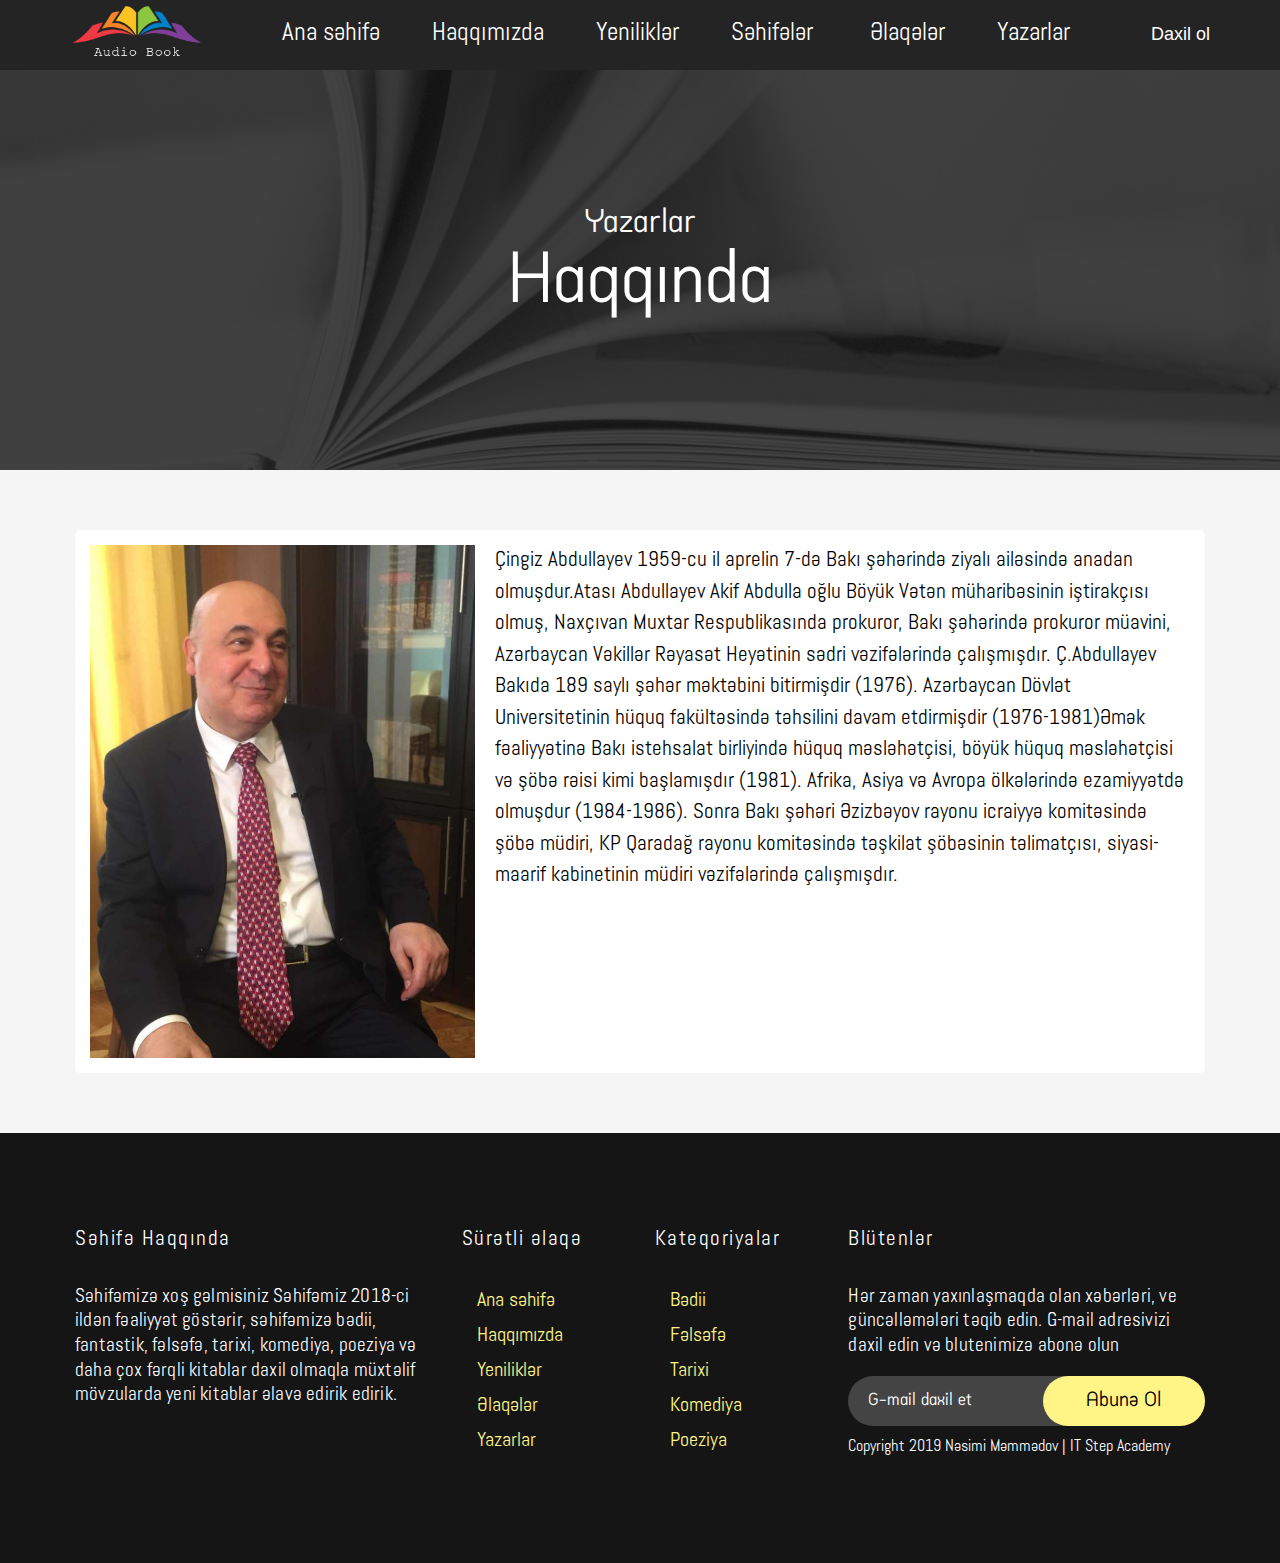
<file: aboutthewriter.html>
<!DOCTYPE html>
<html lang="en">

<head>
    <meta charset="UTF-8">
    <meta name="viewport" content="width=device-width, initial-scale=1.0">
    <meta http-equiv="X-UA-Compatible" content="ie=edge">
    <title>Yazar Haqqında</title>
    <link rel="stylesheet" href="./css/style.css">
    <link rel="stylesheet" href="./css/animate.css">
    <link rel="stylesheet" href="https://stackpath.bootstrapcdn.com/bootstrap/4.3.1/css/bootstrap.min.css"
        integrity="sha384-ggOyR0iXCbMQv3Xipma34MD+dH/1fQ784/j6cY/iJTQUOhcWr7x9JvoRxT2MZw1T" crossorigin="anonymous">
    <link rel="stylesheet" href="https://use.fontawesome.com/releases/v5.8.1/css/all.css"
        integrity="sha384-50oBUHEmvpQ+1lW4y57PTFmhCaXp0ML5d60M1M7uH2+nqUivzIebhndOJK28anvf" crossorigin="anonymous">
    <script src="https://ajax.googleapis.com/ajax/libs/jquery/3.4.0/jquery.min.js"></script>
</head>

<body>
    <!-- header -->
    <header class="header-section">
        <div class="layer"></div>
        <div class="navbar-t">
            <div class="logo">
                <a href="./index.html"><img src="img/bh-logo.png" alt=""></a>
            </div>
            <ul class="categories p-0 m-0">
                <li class="nav-menu"><a href="./index.html">Ana səhifə</a></li>
                <li class="nav-menu"><a href="./aboutus.html">Haqqımızda</a></li>
                <li class="nav-menu"><a href="./innovations.html">Yeniliklər</a></li>
                <li class="nav-menu"><a href="#">Səhifələr</a><i class="fas fa-chevron-down c_down"></i>
                    <div class="megamenu rounded-bottom">
                        <img class="drop-img rounded-left" src="img/megamenu-banner-301x510.jpg" alt="">
                        <ul class="dropdown-m mt-4">
                            <li><a href="./books.html"><i class="fas fa-arrow-right a_right"></i>Bədii</a></li>
                            <li><a href=""><i class="fas fa-arrow-right a_right"></i>Dedektiv</a></li>
                            <li><a href=""><i class="fas fa-arrow-right a_right"></i>Faciə</a></li>
                            <li><a href=""><i class="fas fa-arrow-right a_right"></i>Fantastik</a></li>
                            <li><a href=""><i class="fas fa-arrow-right a_right"></i>Fəlsəfə</a></li>
                            <li><a href=""><i class="fas fa-arrow-right a_right"></i>Komediya</a></li>
                            <li><a href=""><i class="fas fa-arrow-right a_right"></i>Kriminal</a></li>
                        </ul>
                        <ul class="dropdown-m mt-4 ml-2 mr-2">
                            <h1 class="headline">Kateqoriyalar</h1>
                            <li><a href=""><i class="fas fa-arrow-right a_right"></i>Mənzum</a></li>
                            <li><a href=""><i class="fas fa-arrow-right a_right"></i>Povest</a></li>
                            <li><a href=""><i class="fas fa-arrow-right a_right"></i>Psixalogiya</a></li>
                            <li><a href=""><i class="fas fa-arrow-right a_right"></i>Realizm</a></li>
                            <li><a href=""><i class="fas fa-arrow-right a_right"></i>Roman</a></li>
                            <li><a href=""><i class="fas fa-arrow-right a_right"></i>Triller</a></li>
                            <li><a href=""><i class="fas fa-arrow-right a_right"></i>Tarixi</a></li>
                        </ul>
                        <ul class="dropdown-m mt-4">
                            <li><a href=""><i class="fas fa-arrow-right a_right"></i>Bioqrafiya</a></li>
                            <li><a href=""><i class="fas fa-arrow-right a_right"></i>Bukinist</a></li>
                            <li><a href=""><i class="fas fa-arrow-right a_right"></i>Memarlığ</a></li>
                            <li><a href=""><i class="fas fa-arrow-right a_right"></i>Poeziya</a></li>
                            <li><a href=""><i class="fas fa-arrow-right a_right"></i>İncəsənət</a></li>
                            <li><a href=""><i class="fas fa-arrow-right a_right"></i>Tibb</a></li>
                            <li><a href=""><i class="fas fa-arrow-right a_right"></i>Din məxfilik</a></li>
                        </ul>
                    </div>
                </li>
                <li class="nav-menu"><a href="./contacts.html">Əlaqələr</a></li>
                <li class="nav-menu"><a href="./writers.html">Yazarlar</a></li>
            </ul>
            <div class="login-bar">
                <a href="./login.html">
                    <i class="fas fa-sign-in-alt text-white"></i>
                    <h3>Daxil ol</h3>
                </a>
            </div>
        </div>
        <div class="tablet-menu">
            <i class="fas fa-bars i-bars"></i>
            <i class="fas fa-times i-times"></i>
            <a href="./index.html"><img src="img/logo.png" alt=""></a>
            <div class="r-menu d-flex">
                <i class="fas fa-search mr-4 src-i"></i>
                <i class="fas fa-times mr-4 src-i-two"></i>
                <a href="./register.html">
                    <i class="fas fa-sign-in-alt lgn-i"></i>
                </a>
            </div>
        </div>
        <div class="tablet-search-bar">
                <div class="position-fixed w-100">
                        <input id="src-inpt" type="text" placeholder="Axtarış">
                        <i class="fas fa-search"></i>
                </div>
            </div>
        <div class="left-menu">
            <ul class="left-menu-bar m-0 p-0 mt-2">
                <li class="nav-menu"><a href="./index.html">Ana səhifə</a></li>
                <li class="nav-menu"><a href="./aboutus.html">Haqqımızda</a></li>
                <li class="nav-menu"><a href="./innovations.html">Yeniliklər</a></li>
                <li class="nav-menu"><a>Səhifələr<i class="fas fa-chevron-down i_down"></i></a>
                    <div class="scroll-menu">
                        <ul class="nav-menu-bar p-0">
                            <li class="nav-menu-child"><a href="./books.html">Bədii</a></li>
                            <li class="nav-menu-child"><a href="">Dedektiv</a></li>
                            <li class="nav-menu-child"><a href="">Faciə</a></li>
                            <li class="nav-menu-child"><a href="">Fantastik</a></li>
                            <li class="nav-menu-child"><a href="">Fəlsəfə</a></li>
                            <li class="nav-menu-child"><a href="">Komediya</a></li>
                            <li class="nav-menu-child"><a href="">Kriminal</a></li>
                            <li class="nav-menu-child"><a href="">Mənzum</a></li>
                            <li class="nav-menu-child"><a href="">Povest</a></li>
                            <li class="nav-menu-child"><a href="">Psixalogiya</a></li>
                            <li class="nav-menu-child"><a href="">Realizm</a></li>
                            <li class="nav-menu-child"><a href="">Roman</a></li>
                            <li class="nav-menu-child"><a href="">Triller</a></li>
                            <li class="nav-menu-child"><a href="">Tarixi</a></li>
                            <li class="nav-menu-child"><a href="">Bioqrafiya</a></li>
                            <li class="nav-menu-child"><a href="">Bukinist</a></li>
                            <li class="nav-menu-child"><a href="">Memarlığ</a></li>
                            <li class="nav-menu-child"><a href="">Poeziya</a></li>
                            <li class="nav-menu-child"><a href="">İncəsənət</a></li>
                            <li class="nav-menu-child"><a href="">Tibb</a></li>
                            <li class="nav-menu-child"><a href="">Din məxfilik</a></li>
                        </ul>
                    </div>
                </li>
                <li class="nav-menu"><a href="./contacts.html">Əlaqələr</a></li>
                <li class="nav-menu"><a href="./writers.html">Yazarlar</a></li>
            </ul>
        </div>
    </header>
    <!-- //header -->
    <!-- headline-section -->
    <div class="headline-section">
        <div class="container">
            <h6>Yazarlar</h6>
            <h1>Haqqında</h1>
        </div>
    </div>
    <!-- //headline-section -->
    <!-- about-the-writer -->
    <div class="about-the-writer">
        <div class="container">
            <div class="main-menu">
                <div class="main-menu-child">
                    <div class="about-the-writer-child">
                        <img src="img/1071093.jpg" alt="">
                        <p>Çingiz Abdullayev 1959-cu il aprelin 7-də Bakı şəhərində ziyalı ailəsində anadan
                            olmuşdur.Atası Abdullayev Akif Abdulla oğlu Böyük Vətən müharibəsinin
                            iştirakçısı olmuş, Naxçıvan Muxtar Respublikasında prokuror, Bakı şəhərində
                            prokuror müavini, Azərbaycan Vəkillər Rəyasət Heyətinin sədri vəzifələrində
                            çalışmışdır. Ç.Abdullayev Bakıda 189 saylı şəhər məktəbini bitirmişdir (1976).
                            Azərbaycan Dövlət Universitetinin hüquq fakültəsində təhsilini davam etdirmişdir
                            (1976-1981)Əmək fəaliyyətinə Bakı istehsalat birliyində hüquq məsləhətçisi,
                            böyük hüquq məsləhətçisi və şöbə rəisi kimi başlamışdır (1981). Afrika, Asiya və
                            Avropa ölkələrində ezamiyyətdə olmuşdur (1984-1986). Sonra Bakı şəhəri Əzizbəyov
                            rayonu icraiyyə komitəsində şöbə müdiri, KP Qaradağ rayonu komitəsində təşkilat
                            şöbəsinin təlimatçısı, siyasi-maarif kabinetinin müdiri vəzifələrində
                            çalışmışdır.</p>
                    </div>
                </div>
            </div>
        </div>
    </div>
    <!-- about-the-writer -->
    <!-- footer-section -->
    <footer class="footer-section">
        <div class="container">
            <div class="main-menu">
                <div class="main-menu-child">
                    <div class="row">
                        <div class="col-sm-12 col-md-6 col-lg-4">
                            <div class="foot-menu">
                                <span>Səhifə Haqqında</span>
                                <p class="about">
                                    Səhifəmizə xoş gəlmisiniz Səhifəmiz 2018-ci ildən fəaliyyət göstərir,
                                    səhifəmizə
                                    bədii,
                                    fantastik, fəlsəfə, tarixi,
                                    komediya, poeziya
                                    və daha çox fərqli kitablar daxil olmaqla müxtəlif mövzularda yeni kitablar
                                    əlavə
                                    edirik
                                    edirik.</p>
                            </div>
                        </div>
                        <div class="col-sm-12 col-md-6 col-lg-2">
                            <div class="foot-menu">
                                <span>Sürətli əlaqə</span>
                                <ul class="p-0">
                                    <li><i class="fas fa-chevron-right"></i><a href="./index.html">Ana səhifə</a></li>
                                    <li><i class="fas fa-chevron-right"></i><a href="./aboutus.html">Haqqımızda</a></li>
                                    <li><i class="fas fa-chevron-right"></i><a href="./innovations.html">Yeniliklər</a>
                                    </li>
                                    <li><i class="fas fa-chevron-right"></i><a href="./contacts.html">Əlaqələr</a></li>
                                    <li><i class="fas fa-chevron-right"></i><a href="./writers.html">Yazarlar</a></li>
                                </ul>
                            </div>
                        </div>
                        <div class="col-sm-12 col-md-6 col-lg-2">
                            <div class="foot-menu">
                                <span>Kateqoriyalar</span>
                                <ul class="p-0">
                                    <li><i class="fas fa-chevron-right"></i><a href="./books.html">Bədii</a></li>
                                    <li><i class="fas fa-chevron-right"></i><a href="">Fəlsəfə</a></li>
                                    <li><i class="fas fa-chevron-right"></i><a href="">Tarixi</a></li>
                                    <li><i class="fas fa-chevron-right"></i><a href="">Komediya</a></li>
                                    <li><i class="fas fa-chevron-right"></i><a href="">Poeziya</a></li>
                                </ul>
                            </div>
                        </div>
                        <div class="col-sm-12 col-md-6 col-lg-4">
                            <div class="foot-menu">
                                <span>Blütenlər</span>
                                <p class="about">Hər zaman yaxınlaşmaqda olan xəbərləri, ve güncəlləmələri təqib
                                    edin.
                                    G-mail
                                    adresivizi daxil
                                    edin və blutenimizə abonə olun</p>
                                <div class="sub">
                                    <input class="sub-input" type="text" placeholder="G-mail daxil et">
                                    <button class="sub-btn">Abunə Ol</button>
                                </div>
                                <button class="pop-up-sub">
                                    <span class="sub-text">Abunə olundu</span>
                                    <i title="Abonəlikdən çıx" class="fas fa-times"></i>
                                </button>
                                <h1>Copyright <i class="far fa-copyright"></i> 2019 Nəsimi Məmmədov | IT Step Academy</h1>
                            </div>
                        </div>
                    </div>
                </div>
            </div>
        </div>
    </footer>
    <!-- //footer-section -->
    <script src="https://ajax.aspnetcdn.com/ajax/jQuery/jquery-3.4.0.min.js"></script>
    <script src="./js/main.js"></script>
    <script src="./js/wow.js"></script>
    <script>
        new WOW().init();
    </script>
</body>

</html>
</file>
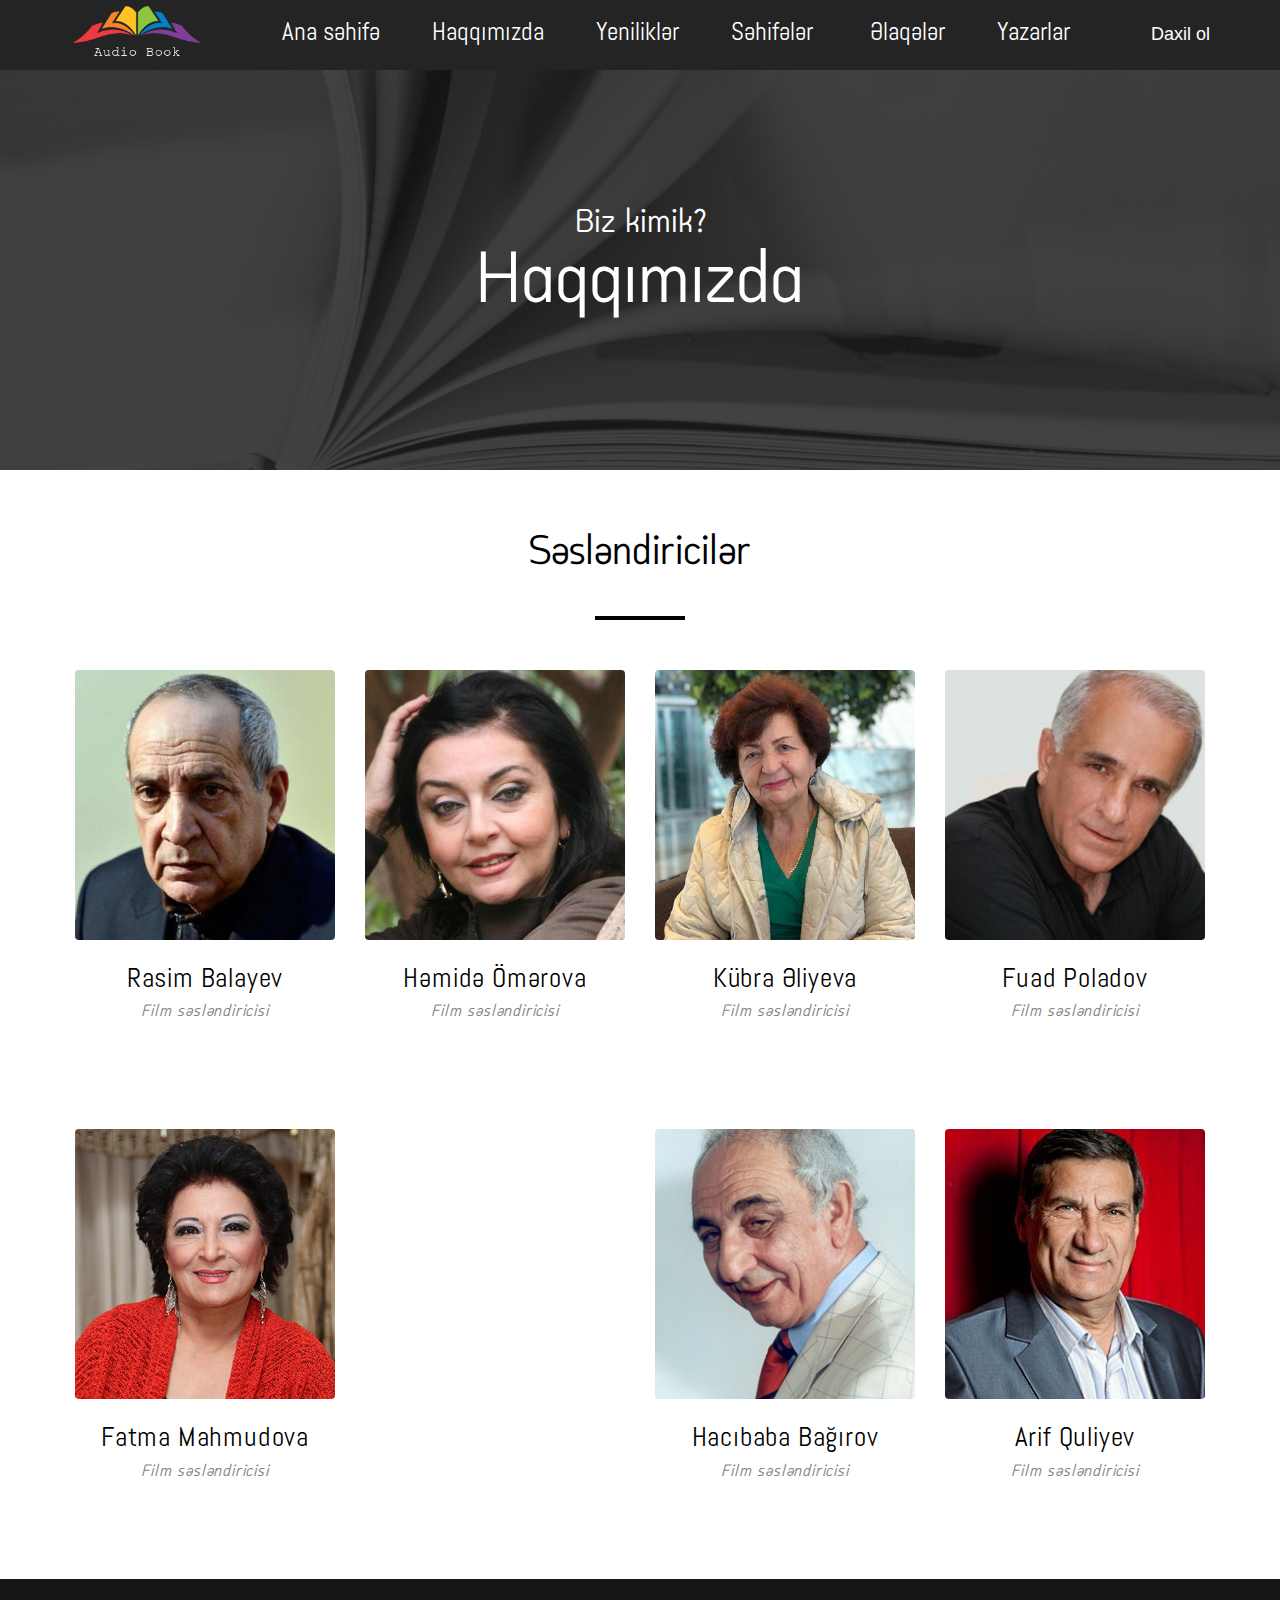
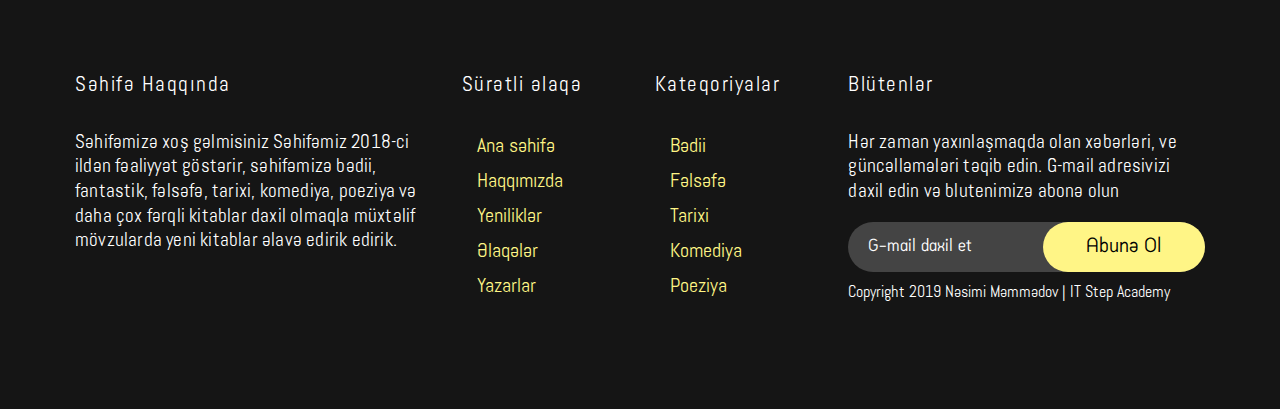
<file: aboutus.html>
<!DOCTYPE html>
<html lang="en">

<head>
    <meta charset="UTF-8">
    <meta name="viewport" content="width=device-width, initial-scale=1.0">
    <meta http-equiv="X-UA-Compatible" content="ie=edge">
    <title>Haqqımızda</title>
    <link rel="stylesheet" href="./css/style.css">
    <link rel="stylesheet" href="./css/animate.css">
    <link rel="stylesheet" href="https://stackpath.bootstrapcdn.com/bootstrap/4.3.1/css/bootstrap.min.css"
        integrity="sha384-ggOyR0iXCbMQv3Xipma34MD+dH/1fQ784/j6cY/iJTQUOhcWr7x9JvoRxT2MZw1T" crossorigin="anonymous">
    <link rel="stylesheet" href="https://use.fontawesome.com/releases/v5.8.1/css/all.css"
        integrity="sha384-50oBUHEmvpQ+1lW4y57PTFmhCaXp0ML5d60M1M7uH2+nqUivzIebhndOJK28anvf" crossorigin="anonymous">
    <script src="https://ajax.googleapis.com/ajax/libs/jquery/3.4.0/jquery.min.js"></script>
</head>

<body>
    <!-- header -->
    <header class="header-section">
        <div class="layer"></div>
        <div class="navbar-t">
            <div class="logo">
                <a href="./index.html"><img src="img/bh-logo.png" alt=""></a>
            </div>
            <ul class="categories p-0 m-0">
                <li class="nav-menu"><a href="./index.html">Ana səhifə</a></li>
                <li class="nav-menu"><a href="./aboutus.html">Haqqımızda</a></li>
                <li class="nav-menu"><a href="./innovations.html">Yeniliklər</a></li>
                <li class="nav-menu"><a href="#">Səhifələr</a><i class="fas fa-chevron-down c_down"></i>
                    <div class="megamenu rounded-bottom">
                        <img class="drop-img rounded-left" src="img/megamenu-banner-301x510.jpg" alt="">
                        <ul class="dropdown-m mt-4">
                            <li><a href="./books.html"><i class="fas fa-arrow-right a_right"></i>Bədii</a></li>
                            <li><a href=""><i class="fas fa-arrow-right a_right"></i>Dedektiv</a></li>
                            <li><a href=""><i class="fas fa-arrow-right a_right"></i>Faciə</a></li>
                            <li><a href=""><i class="fas fa-arrow-right a_right"></i>Fantastik</a></li>
                            <li><a href=""><i class="fas fa-arrow-right a_right"></i>Fəlsəfə</a></li>
                            <li><a href=""><i class="fas fa-arrow-right a_right"></i>Komediya</a></li>
                            <li><a href=""><i class="fas fa-arrow-right a_right"></i>Kriminal</a></li>
                        </ul>
                        <ul class="dropdown-m mt-4 ml-2 mr-2">
                            <h1 class="headline">Kateqoriyalar</h1>
                            <li><a href=""><i class="fas fa-arrow-right a_right"></i>Mənzum</a></li>
                            <li><a href=""><i class="fas fa-arrow-right a_right"></i>Povest</a></li>
                            <li><a href=""><i class="fas fa-arrow-right a_right"></i>Psixalogiya</a></li>
                            <li><a href=""><i class="fas fa-arrow-right a_right"></i>Realizm</a></li>
                            <li><a href=""><i class="fas fa-arrow-right a_right"></i>Roman</a></li>
                            <li><a href=""><i class="fas fa-arrow-right a_right"></i>Triller</a></li>
                            <li><a href=""><i class="fas fa-arrow-right a_right"></i>Tarixi</a></li>
                        </ul>
                        <ul class="dropdown-m mt-4">
                            <li><a href=""><i class="fas fa-arrow-right a_right"></i>Bioqrafiya</a></li>
                            <li><a href=""><i class="fas fa-arrow-right a_right"></i>Bukinist</a></li>
                            <li><a href=""><i class="fas fa-arrow-right a_right"></i>Memarlığ</a></li>
                            <li><a href=""><i class="fas fa-arrow-right a_right"></i>Poeziya</a></li>
                            <li><a href=""><i class="fas fa-arrow-right a_right"></i>İncəsənət</a></li>
                            <li><a href=""><i class="fas fa-arrow-right a_right"></i>Tibb</a></li>
                            <li><a href=""><i class="fas fa-arrow-right a_right"></i>Din məxfilik</a></li>
                        </ul>
                    </div>
                </li>
                <li class="nav-menu"><a href="./contacts.html">Əlaqələr</a></li>
                <li class="nav-menu"><a href="./writers.html">Yazarlar</a></li>
            </ul>
            <div class="login-bar">
                <a href="./login.html">
                    <i class="fas fa-sign-in-alt text-white"></i>
                    <h3>Daxil ol</h3>
                </a>
            </div>
        </div>
        <div class="tablet-menu">
            <i class="fas fa-bars i-bars"></i>
            <i class="fas fa-times i-times"></i>
            <a href="./index.html"><img src="img/logo.png" alt=""></a>
            <div class="r-menu d-flex">
                <i class="fas fa-search mr-4 src-i"></i>
                <i class="fas fa-times mr-4 src-i-two"></i>
                <a href="./login.html">
                    <i class="fas fa-sign-in-alt lgn-i"></i>
                </a>
            </div>
        </div>
        <div class="tablet-search-bar">
                <div class="position-fixed w-100">
                        <input id="src-inpt" type="text" placeholder="Axtarış">
                        <i class="fas fa-search"></i>
                </div>
            </div>
        <div class="left-menu">
            <ul class="left-menu-bar m-0 p-0 mt-2">
                <li class="nav-menu"><a href="./index.html">Ana səhifə</a></li>
                <li class="nav-menu"><a href="./aboutus.html">Haqqımızda</a></li>
                <li class="nav-menu"><a href="./innovations.html">Yeniliklər</a></li>
                <li class="nav-menu"><a>Səhifələr<i class="fas fa-chevron-down i_down"></i></a>
                    <div class="scroll-menu">
                        <ul class="nav-menu-bar p-0">
                            <li class="nav-menu-child"><a href="./books.html">Bədii</a></li>
                            <li class="nav-menu-child"><a href="">Dedektiv</a></li>
                            <li class="nav-menu-child"><a href="">Faciə</a></li>
                            <li class="nav-menu-child"><a href="">Fantastik</a></li>
                            <li class="nav-menu-child"><a href="">Fəlsəfə</a></li>
                            <li class="nav-menu-child"><a href="">Komediya</a></li>
                            <li class="nav-menu-child"><a href="">Kriminal</a></li>
                            <li class="nav-menu-child"><a href="">Mənzum</a></li>
                            <li class="nav-menu-child"><a href="">Povest</a></li>
                            <li class="nav-menu-child"><a href="">Psixalogiya</a></li>
                            <li class="nav-menu-child"><a href="">Realizm</a></li>
                            <li class="nav-menu-child"><a href="">Roman</a></li>
                            <li class="nav-menu-child"><a href="">Triller</a></li>
                            <li class="nav-menu-child"><a href="">Tarixi</a></li>
                            <li class="nav-menu-child"><a href="">Bioqrafiya</a></li>
                            <li class="nav-menu-child"><a href="">Bukinist</a></li>
                            <li class="nav-menu-child"><a href="">Memarlığ</a></li>
                            <li class="nav-menu-child"><a href="">Poeziya</a></li>
                            <li class="nav-menu-child"><a href="">İncəsənət</a></li>
                            <li class="nav-menu-child"><a href="">Tibb</a></li>
                            <li class="nav-menu-child"><a href="">Din məxfilik</a></li>
                        </ul>
                    </div>
                </li>
                <li class="nav-menu"><a href="./contacts.html">Əlaqələr</a></li>
                <li class="nav-menu"><a href="./writers.html">Yazarlar</a></li>
            </ul>
        </div>
    </header>
    <!-- //header -->
    <!-- headline-section -->
    <div class="headline-section">
        <div class="container">
            <h6>Biz kimik?</h6>
            <h1>Haqqımızda</h1>
        </div>
    </div>
    <!-- //headline-section -->
    <!-- our-team-section -->
    <div class="our-team-section">
        <div class="container">
            <div class="main-menu">
                <div class="main-menu-child">
                    <div class="headline">
                        <h1>Səsləndiricilər</h1>
                        <hr>
                    </div>
                    <div class="row ">
                        <div class="col-sm-12 col-md-6 col-lg-3 ">
                            <div class="voices-part">
                                <img class="img-fluid" src="img/1502256264_ras.jpeg" alt="">
                                <h5>
                                    <a href="">Rasim Balayev</a>
                                </h5>
                                <i class="fonts">Film səsləndiricisi</i>
                                <ul class="social-icons">
                                    <li><a href="https://www.facebook.com/"><i class="fab fa-facebook-f"></i></a></li>
                                    <li><a href="https://www.instagram.com/"><i class="fab fa-twitter"></i></a></li>
                                    <li><a href="https://twitter.com/"><i class="fab fa-instagram"></i></a></li>
                                    <li><a href="https://myaccount.google.com/intro"><i
                                                class="fab fa-google-plus-g"></i></a></li>
                                    <li><a href="https://www.linkedin.com/"><i class="fab fa-linkedin-in"></i></a></li>
                                </ul>
                            </div>
                        </div>
                        <div class="col-sm-12 col-md-6 col-lg-3 ">
                            <div class="voices-part">
                                <img class="img-fluid" src="img/FotorCreated.jpg" alt="">
                                <h5>
                                    <a href="">Həmidə Ömərova</a>
                                </h5>
                                <i class="fonts">Film səsləndiricisi</i>
                                <ul class="social-icons">
                                    <li><a href=""><i class="fab fa-facebook-f"></i></a></li>
                                    <li><a href=""><i class="fab fa-twitter"></i></a></li>
                                    <li><a href=""><i class="fab fa-instagram"></i></a></li>
                                    <li><a href=""><i class="fab fa-google-plus-g"></i></a></li>
                                    <li><a href=""><i class="fab fa-linkedin-in"></i></a></li>
                                </ul>
                            </div>
                        </div>
                        <div class="col-sm-12 col-md-6 col-lg-3">
                            <div class="voices-part">
                                <img class="img-fluid" src="img/609129.jpg" alt="">
                                <h5>
                                    <a href="">Kübra Əliyeva</a>
                                </h5>
                                <i class="fonts">Film səsləndiricisi</i>
                                <ul class="social-icons">
                                    <li><a href=""><i class="fab fa-facebook-f"></i></a></li>
                                    <li><a href=""><i class="fab fa-twitter"></i></a></li>
                                    <li><a href=""><i class="fab fa-instagram"></i></a></li>
                                    <li><a href=""><i class="fab fa-google-plus-g"></i></a></li>
                                    <li><a href=""><i class="fab fa-linkedin-in"></i></a></li>
                                </ul>
                            </div>
                        </div>
                        <div class="col-sm-12 col-md-6 col-lg-3">
                            <div class="voices-part">
                                <img class="img-fluid" src="img/Fuad_Poladov.jpg" alt="">
                                <h5>
                                    <a href="">Fuad Poladov</a>
                                </h5>
                                <i class="fonts">Film səsləndiricisi</i>
                                <ul class="social-icons">
                                    <li><a href=""><i class="fab fa-facebook-f"></i></a></li>
                                    <li><a href=""><i class="fab fa-twitter"></i></a></li>
                                    <li><a href=""><i class="fab fa-instagram"></i></a></li>
                                    <li><a href=""><i class="fab fa-google-plus-g"></i></a></li>
                                    <li><a href=""><i class="fab fa-linkedin-in"></i></a></li>
                                </ul>
                            </div>
                        </div>
                    </div>
                    <div class="voices-menu-two">
                        <div class="row">
                            <div class="col-sm-12 col-md-6 col-lg-3">
                                <div class="voices-part">
                                    <img class="img-fluid" src="img/fatms.jfif" alt="">
                                    <h5>
                                        <a href="">Fatma Mahmudova</a>
                                    </h5>
                                    <i class="fonts">Film səsləndiricisi</i>
                                    <ul class="social-icons">
                                        <li><a href=""><i class="fab fa-facebook-f"></i></a></li>
                                        <li><a href=""><i class="fab fa-twitter"></i></a></li>
                                        <li><a href=""><i class="fab fa-instagram"></i></a></li>
                                        <li><a href=""><i class="fab fa-google-plus-g"></i></a></li>
                                        <li><a href=""><i class="fab fa-linkedin-in"></i></a></li>
                                    </ul>
                                </div>
                            </div>
                            <div class="col-sm-12 col-md-6 col-lg-3 heartBeart wow">
                                <div class="voices-part">
                                    <img class="img-fluid" src="img/valeh-kerimov.jpg" alt="">
                                    <h5>
                                        <a href="">Valeh Kərimov</a>
                                    </h5>
                                    <i class="fonts">Film səsləndiricisi</i>
                                    <ul class="social-icons">
                                        <li><a href=""><i class="fab fa-facebook-f"></i></a></li>
                                        <li><a href=""><i class="fab fa-twitter"></i></a></li>
                                        <li><a href=""><i class="fab fa-instagram"></i></a></li>
                                        <li><a href=""><i class="fab fa-google-plus-g"></i></a></li>
                                        <li><a href=""><i class="fab fa-linkedin-in"></i></a></li>
                                    </ul>
                                </div>
                            </div>
                            <div class="col-sm-12 col-md-6 col-lg-3">
                                <div class="voices-part">
                                    <img class="img-fluid" src="img/b11e14.png" alt="">
                                    <h5>
                                        <a href="">Hacıbaba Bağırov</a>
                                    </h5>
                                    <i class="fonts">Film səsləndiricisi</i>
                                    <ul class="social-icons">
                                        <li><a href=""><i class="fab fa-facebook-f"></i></a></li>
                                        <li><a href=""><i class="fab fa-twitter"></i></a></li>
                                        <li><a href=""><i class="fab fa-instagram"></i></a></li>
                                        <li><a href=""><i class="fab fa-google-plus-g"></i></a></li>
                                        <li><a href=""><i class="fab fa-linkedin-in"></i></a></li>
                                    </ul>
                                </div>
                            </div>
                            <div class="col-sm-12 col-md-6 col-lg-3">
                                <div class="voices-part">
                                    <img class="img-fluid" src="img/267px-Arif_Quliyev.jpg" alt="">
                                    <h5>
                                        <a href="">Arif Quliyev</a>
                                    </h5>
                                    <i class="fonts">Film səsləndiricisi</i>
                                    <ul class="social-icons">
                                        <li><a href=""><i class="fab fa-facebook-f"></i></a></li>
                                        <li><a href=""><i class="fab fa-twitter"></i></a></li>
                                        <li><a href=""><i class="fab fa-instagram"></i></a></li>
                                        <li><a href=""><i class="fab fa-google-plus-g"></i></a></li>
                                        <li><a href=""><i class="fab fa-linkedin-in"></i></a></li>
                                    </ul>
                                </div>
                            </div>
                        </div>
                    </div>
                </div>
            </div>

        </div>
    </div>
    <!-- our-team-section -->
    <!-- footer-section -->
    <footer class="footer-section">
        <div class="container">
            <div class="main-menu">
                <div class="main-menu-child">
                    <div class="row">
                        <div class="col-sm-12 col-md-6 col-lg-4">
                            <div class="foot-menu">
                                <span>Səhifə Haqqında</span>
                                <p class="about">
                                    Səhifəmizə xoş gəlmisiniz Səhifəmiz 2018-ci ildən fəaliyyət göstərir, səhifəmizə
                                    bədii,
                                    fantastik, fəlsəfə, tarixi,
                                    komediya, poeziya
                                    və daha çox fərqli kitablar daxil olmaqla müxtəlif mövzularda yeni kitablar əlavə
                                    edirik
                                    edirik.</p>
                            </div>
                        </div>
                        <div class="col-sm-12 col-md-6 col-lg-2">
                            <div class="foot-menu">
                                <span>Sürətli əlaqə</span>
                                <ul class="p-0">
                                    <li><i class="fas fa-chevron-right"></i><a href="./index.html">Ana səhifə</a>
                                    </li>
                                    <li><i class="fas fa-chevron-right"></i><a href="./aboutus.html">Haqqımızda</a></li>
                                    <li><i class="fas fa-chevron-right"></i><a href="./innovations.html">Yeniliklər</a>
                                    </li>
                                    <li><i class="fas fa-chevron-right"></i><a href="./contacts.html">Əlaqələr</a></li>
                                    <li><i class="fas fa-chevron-right"></i><a href="./writers.html">Yazarlar</a></li>
                                </ul>
                            </div>
                        </div>
                        <div class="col-sm-12 col-md-6 col-lg-2">
                            <div class="foot-menu">
                                <span>Kateqoriyalar</span>
                                <ul class="p-0">
                                    <li><i class="fas fa-chevron-right"></i><a href="./books.html">Bədii</a></li>
                                    <li><i class="fas fa-chevron-right"></i><a href="">Fəlsəfə</a></li>
                                    <li><i class="fas fa-chevron-right"></i><a href="">Tarixi</a></li>
                                    <li><i class="fas fa-chevron-right"></i><a href="">Komediya</a></li>
                                    <li><i class="fas fa-chevron-right"></i><a href="">Poeziya</a></li>
                                </ul>
                            </div>
                        </div>
                        <div class="col-sm-12 col-md-6 col-lg-4">
                            <div class="foot-menu">
                                <span>Blütenlər</span>
                                <p class="about">Hər zaman yaxınlaşmaqda olan xəbərləri, ve güncəlləmələri təqib edin.
                                    G-mail
                                    adresivizi daxil
                                    edin və blutenimizə abonə olun</p>
                                <div class="sub">
                                    <input class="sub-input" type="text" placeholder="G-mail daxil et">
                                    <button class="sub-btn">Abunə Ol</button>
                                </div>
                                <button class="pop-up-sub">
                                    <span class="sub-text">Abunə olundu</span>
                                    <i title="Abonəlikdən çıx" class="fas fa-times"></i>
                                </button>
                                <h1>Copyright <i class="far fa-copyright"></i> 2019 Nəsimi Məmmədov | IT Step Academy</h1>
                            </div>
                        </div>
                    </div>
                </div>
            </div>
        </div>
    </footer>
    <!-- //footer-section -->
    <script src="https://ajax.aspnetcdn.com/ajax/jQuery/jquery-3.4.0.min.js"></script>
    <script src="./js/main.js"></script>
    <script src="./js/wow.js"></script>
    <script>
        new WOW().init();
    </script>
</body>

</html>
</file>
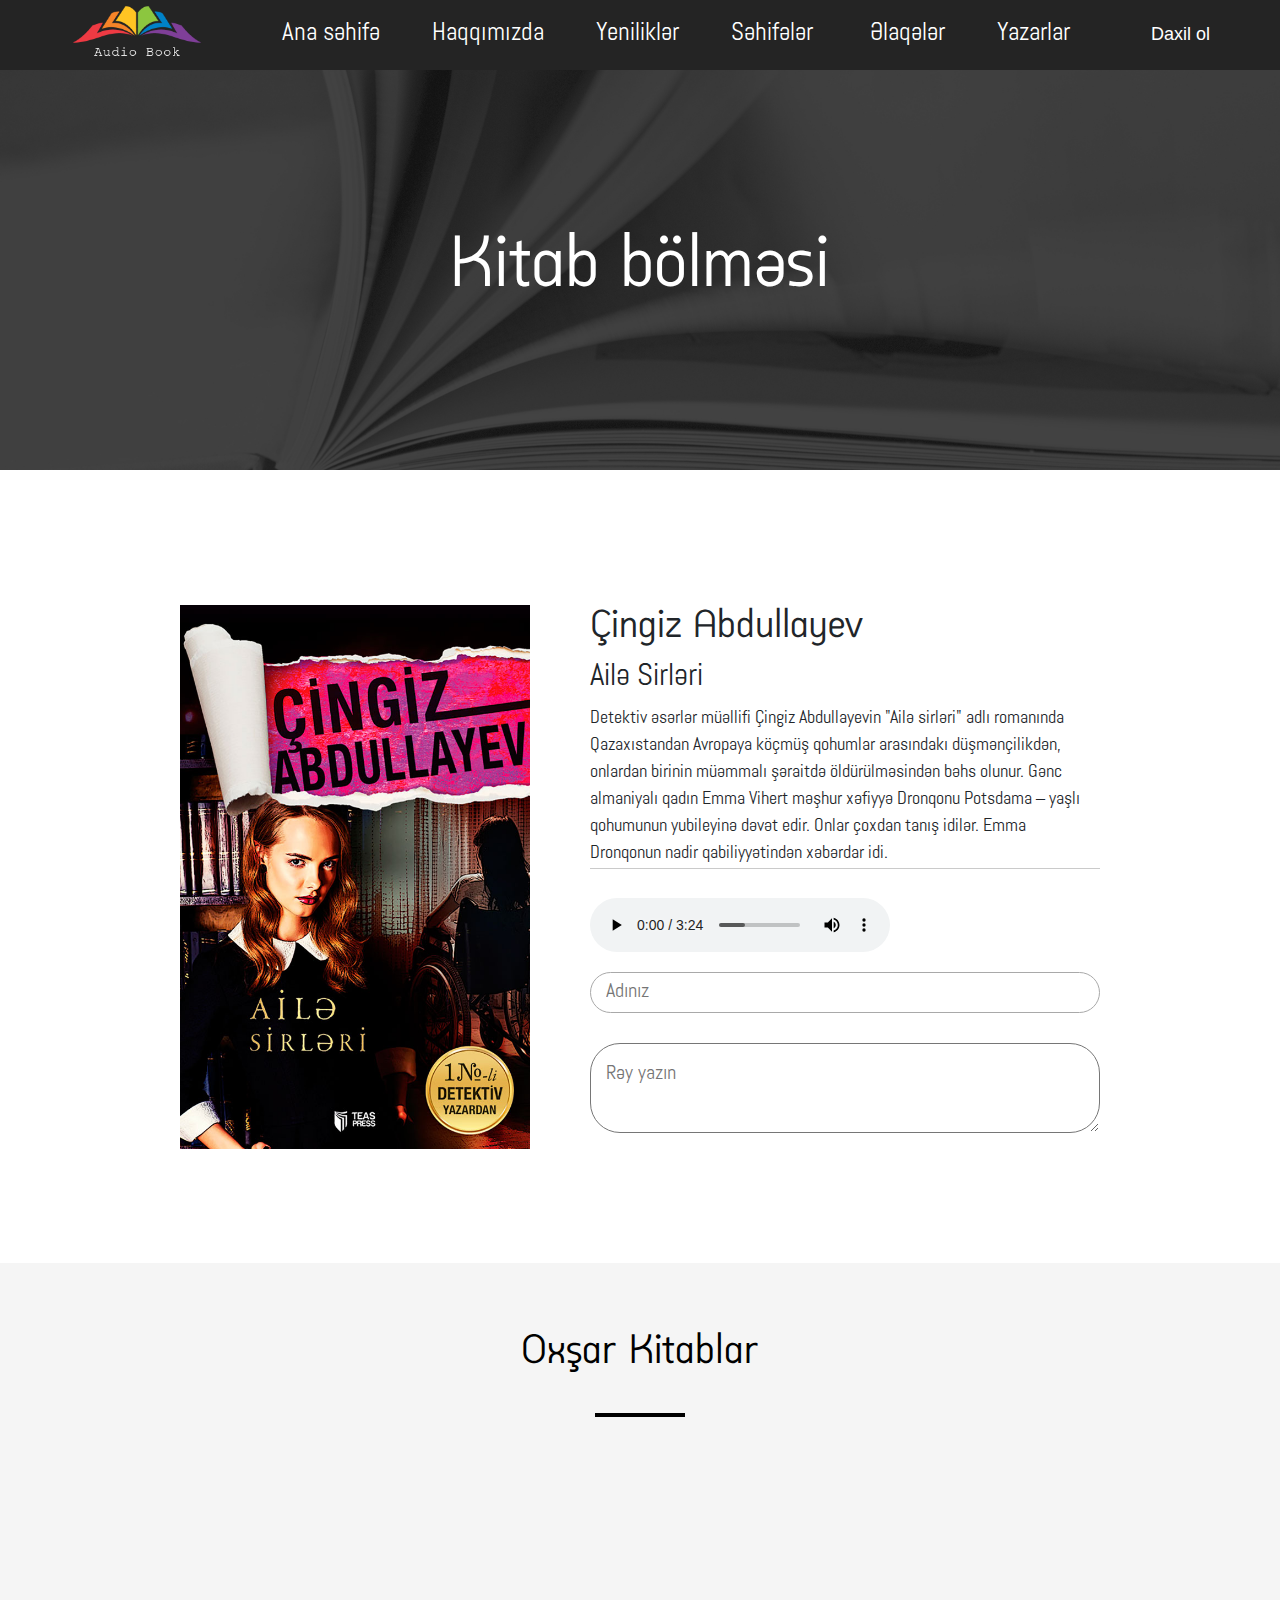
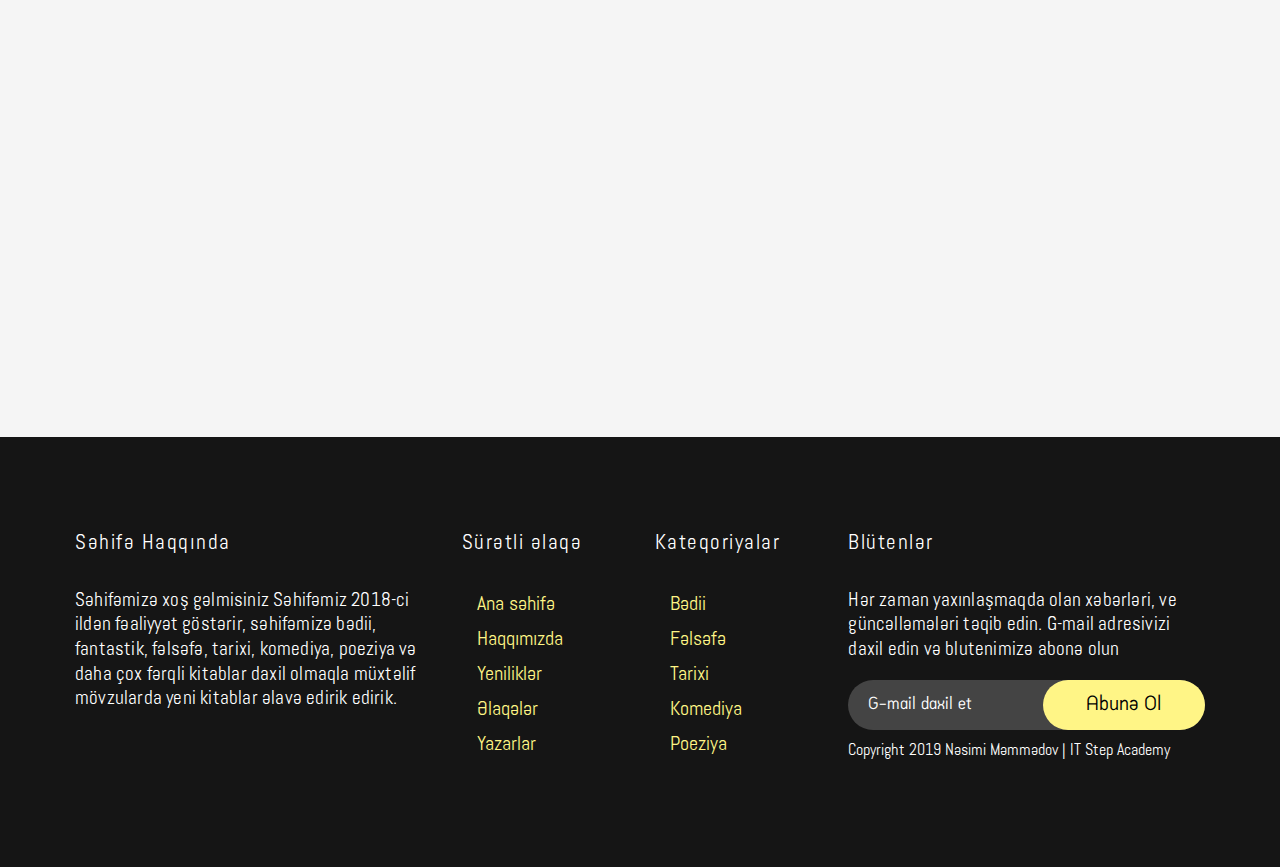
<file: bookhome.html>
<!DOCTYPE html>
<html lang="en">

<head>
    <meta charset="UTF-8">
    <meta name="viewport" content="width=device-width, initial-scale=1.0">
    <meta http-equiv="X-UA-Compatible" content="ie=edge">
    <title>Kitab bölməsi</title>
    <link rel="stylesheet" href="./css/style.css">
    <link rel="stylesheet" href="./css/animate.css">
    <link rel="stylesheet" href="https://stackpath.bootstrapcdn.com/bootstrap/4.3.1/css/bootstrap.min.css"
        integrity="sha384-ggOyR0iXCbMQv3Xipma34MD+dH/1fQ784/j6cY/iJTQUOhcWr7x9JvoRxT2MZw1T" crossorigin="anonymous">
    <link rel="stylesheet" href="https://use.fontawesome.com/releases/v5.8.1/css/all.css"
        integrity="sha384-50oBUHEmvpQ+1lW4y57PTFmhCaXp0ML5d60M1M7uH2+nqUivzIebhndOJK28anvf" crossorigin="anonymous">
    <script src="https://ajax.googleapis.com/ajax/libs/jquery/3.4.0/jquery.min.js"></script>
</head>

<body>
    <!-- header -->
    <header class="header-section">
        <div class="layer"></div>
        <div class="navbar-t">
            <div class="logo">
                <a href="./index.html"><img src="img/bh-logo.png" alt=""></a>
            </div>
            <ul class="categories p-0 m-0">
                <li class="nav-menu"><a href="./index.html">Ana səhifə</a></li>
                <li class="nav-menu"><a href="./aboutus.html">Haqqımızda</a></li>
                <li class="nav-menu"><a href="./innovations.html">Yeniliklər</a></li>
                <li class="nav-menu"><a href="#">Səhifələr</a><i class="fas fa-chevron-down c_down"></i>
                    <div class="megamenu rounded-bottom">
                        <img class="drop-img rounded-bottom" src="img/megamenu-banner-301x510.jpg" alt="">
                        <ul class="dropdown-m mt-4">
                            <li><i class="fas fa-arrow-right a_right"></i>Bədii</li>
                            <li><i class="fas fa-arrow-right a_right"></i>Dedektiv</li>
                            <li><i class="fas fa-arrow-right a_right"></i>Faciə</li>
                            <li><i class="fas fa-arrow-right a_right"></i>Fantastik</li>
                            <li><i class="fas fa-arrow-right a_right"></i>Fəlsəfə</li>
                            <li><i class="fas fa-arrow-right a_right"></i>Komediya</li>
                            <li><i class="fas fa-arrow-right a_right"></i>Kriminal</li>
                        </ul>
                        <ul class="dropdown-m mt-4 ml-2 mr-2">
                            <h1 class="headline">Kateqoriyalar</h1>
                            <li><i class="fas fa-arrow-right a_right"></i>Mənzum</li>
                            <li><i class="fas fa-arrow-right a_right"></i>Povest</li>
                            <li><i class="fas fa-arrow-right a_right"></i>Psixalogiya</li>
                            <li><i class="fas fa-arrow-right a_right"></i>Realizm</li>
                            <li><i class="fas fa-arrow-right a_right"></i>Roman</li>
                            <li><i class="fas fa-arrow-right a_right"></i>Triller</li>
                            <li><i class="fas fa-arrow-right a_right"></i>Tarixi</li>
                        </ul>
                        <ul class="dropdown-m mt-4">
                            <li><i class="fas fa-arrow-right a_right"></i>Bioqrafiya</li>
                            <li><i class="fas fa-arrow-right a_right"></i>Bukinist</li>
                            <li><i class="fas fa-arrow-right a_right"></i>Memarlığ</li>
                            <li><i class="fas fa-arrow-right a_right"></i>Poeziya</li>
                            <li><i class="fas fa-arrow-right a_right"></i>İncəsənət</li>
                            <li><i class="fas fa-arrow-right a_right"></i>Tibb</li>
                            <li><i class="fas fa-arrow-right a_right"></i>Din məxfilik</li>
                        </ul>
                    </div>
                </li>
                <li class="nav-menu"><a href="./contacts.html">Əlaqələr</a></li>
                <li class="nav-menu"><a href="./writers.html">Yazarlar</a></li>
            </ul>
            <div class="login-bar">
                <a href="./login.html">
                    <i class="fas fa-sign-in-alt text-white"></i>
                    <h3>Daxil ol</h3>
                </a>
            </div>
        </div>
        <div class="tablet-menu">
            <i class="fas fa-bars i-bars"></i>
            <i class="fas fa-times i-times"></i>
            <a href="./index.html"><img src="img/logo.png" alt=""></a>
            <div class="r-menu d-flex">
                <i class="fas fa-search mr-4 src-i"></i>
                <i class="fas fa-times mr-4 src-i-two"></i>
                <a href="./login.html">
                    <i class="fas fa-sign-in-alt lgn-i"></i>
                </a>
            </div>
        </div>
        <div class="tablet-search-bar">
                <div class="position-fixed w-100">
                        <input id="src-inpt" type="text" placeholder="Axtarış">
                        <i class="fas fa-search"></i>
                </div>
            </div>
        <div class="left-menu">
            <ul class="left-menu-bar m-0 p-0 mt-2">
                <li class="nav-menu"><a href="./index.html">Ana səhifə</a></li>
                <li class="nav-menu"><a href="./aboutus.html">Haqqımızda</a></li>
                <li class="nav-menu"><a href="./innovations.html">Yeniliklər</a></li>
                <li class="nav-menu"><a>Səhifələr<i class="fas fa-chevron-down i_down"></i></a>
                    <div class="scroll-menu">
                        <ul class="nav-menu-bar p-0">
                            <li class="nav-menu-child"><a href="./books.html">Bədii</a></li>
                            <li class="nav-menu-child"><a href="">Dedektiv</a></li>
                            <li class="nav-menu-child"><a href="">Faciə</a></li>
                            <li class="nav-menu-child"><a href="">Fantastik</a></li>
                            <li class="nav-menu-child"><a href="">Fəlsəfə</a></li>
                            <li class="nav-menu-child"><a href="">Komediya</a></li>
                            <li class="nav-menu-child"><a href="">Kriminal</a></li>
                            <li class="nav-menu-child"><a href="">Mənzum</a></li>
                            <li class="nav-menu-child"><a href="">Povest</a></li>
                            <li class="nav-menu-child"><a href="">Psixalogiya</a></li>
                            <li class="nav-menu-child"><a href="">Realizm</a></li>
                            <li class="nav-menu-child"><a href="">Roman</a></li>
                            <li class="nav-menu-child"><a href="">Triller</a></li>
                            <li class="nav-menu-child"><a href="">Tarixi</a></li>
                            <li class="nav-menu-child"><a href="">Bioqrafiya</a></li>
                            <li class="nav-menu-child"><a href="">Bukinist</a></li>
                            <li class="nav-menu-child"><a href="">Memarlığ</a></li>
                            <li class="nav-menu-child"><a href="">Poeziya</a></li>
                            <li class="nav-menu-child"><a href="">İncəsənət</a></li>
                            <li class="nav-menu-child"><a href="">Tibb</a></li>
                            <li class="nav-menu-child"><a href="">Din məxfilik</a></li>
                        </ul>
                    </div>
                </li>
                <li class="nav-menu"><a href="./contacts.html">Əlaqələr</a></li>
                <li class="nav-menu"><a href="./writers.html">Yazarlar</a></li>
            </ul>
        </div>
    </header>
    <!-- //header -->
    <!-- headline-section -->
    <div class="headline-section">
        <div class="container">
            <i class="fas fa-headphones-alt"></i>
            <h1>Kitab bölməsi</h1>
        </div>
    </div>
    <!-- //headline-section -->
    <!-- audio-book -->
    <div class="audio-book">
        <div class="container">
            <div class="main-menu">
                <div class="main-menu-child">
                    <div class="row">
                        <div class="audio-book-menu">
                            <div class="col-sm-12 col-md-6 col-lg-4 img_s">
                                <div class="l-part">
                                    <img class="img-fluid" src="img/ch_1.jpg" alt="">
                                </div>
                            </div>
                            <div class="col-sm-12 col-md-6 col-lg-6">
                                <div class="r-part">
                                    <h1>Çingiz Abdullayev</h1>
                                    <h2>Ailə Sirləri</h2>
                                    <hr>
                                    <p class="about_b">Detektiv əsərlər müəllifi Çingiz Abdullayevin "Ailə sirləri"
                                        adlı
                                        romanında
                                        Qazaxıstandan
                                        Avropaya köçmüş qohumlar arasındakı düşmənçilikdən, onlardan birinin
                                        müəmmalı
                                        şəraitdə
                                        öldürülməsindən bəhs olunur.
                                        Gənc almaniyalı qadın Emma Vihert məşhur xəfiyyə Dronqonu Potsdama ‒ yaşlı
                                        qohumunun
                                        yubileyinə dəvət edir. Onlar çoxdan tanış idilər. Emma Dronqonun nadir
                                        qabiliyyətindən
                                        xəbərdar idi.</p>
                                    <audio controls>
                                        <source
                                            src="./sound/Evgeny_Grinko_-_Вальс.mp3"
                                            type="audio/mpeg">
                                        Your browser does not support the audio element.
                                    </audio>
                                    <div class="comment-s">
                                        <div class="comment-part">
                                            <textarea placeholder="Rəy yazın" type="text" class="input-append"
                                                id="comment"></textarea>
                                            <div class="comment-btn">
                                                <button class="send">Rəy bildir</button>
                                                <button class="cansel">Ləğv et</button>
                                            </div>
                                        </div>
                                        <div class="nickname-part">
                                            <input class="input-append" id="name" type="text" placeholder="Adınız">
                                        </div>
                                    </div>
                                    <div class="comment-section">
                                    </div>
                                </div>
                            </div>
                        </div>
                    </div>
                </div>
            </div>

        </div>
    </div>
    <!-- //audio-book -->
    <!-- pop-book -->
    <div class="main-pop-section">
        <div class="popbook-section">
            <div class="container">
                <div class="main-menu">
                    <div class="main-menu-child">
                        <span>Oxşar Kitablar
                            <hr>
                        </span>
                        <div class="popbook-one">
                            <div class="row">
                                <div class="col-sm-12 col-md-6 col-lg-3">
                                    <div class="book-part bounceInUp wow">
                                        <img class="img-fluid"
                                            src="img/silahlara-vedadc432d08afc7405c30a13d3ea3bb054e.jpg" alt="">
                                        <h1>Qavroş</h1>
                                        <button class="details"><a href="">Ətraflı</a></button>
                                    </div>
                                </div>
                                <div class="col-sm-12 col-md-6 col-lg-3">
                                    <div class="book-part bounceInUp wow">
                                        <img class="img-fluid" src="img/Üçüncü_Adam_(Varlık_yay)_kitap_kapak.jpg"
                                            alt="">
                                        <h1>Üçüncü adam</h1>
                                        <button class="details"><a href="">Ətraflı</a></button>
                                    </div>
                                </div>
                                <div class="col-sm-12 col-md-6 col-lg-3">
                                    <div class="book-part bounceInUp wow">
                                        <img class="img-fluid" src="img/large_87c700776a4fbbf26b68e83bcd2180a4.jpg"
                                            alt="">
                                        <h1>Qavroş</h1>
                                        <button class="details"><a href="">Ətraflı</a></button>
                                    </div>
                                </div>
                                <div class="col-sm-12 col-md-6 col-lg-3">
                                    <div class="book-part bounceInUp wow">
                                        <img class="img-fluid" src="img/260953_0.jpg" alt="">
                                        <h1>Ters Yüz</h1>
                                        <button class="details"><a href="">Ətraflı</a></button>
                                    </div>
                                </div>
                            </div>
                        </div>
                    </div>
                </div>
            </div>
        </div>
    </div>
    <!-- pop-book -->
    <!-- footer-section -->
    <footer class="footer-section">
        <div class="container">
            <div class="main-menu">
                <div class="main-menu-child">
                    <div class="row">
                        <div class="col-sm-12 col-md-6 col-lg-4">
                            <div class="foot-menu">
                                <span>Səhifə Haqqında</span>
                                <p class="about">
                                    Səhifəmizə xoş gəlmisiniz Səhifəmiz 2018-ci ildən fəaliyyət göstərir, səhifəmizə
                                    bədii,
                                    fantastik, fəlsəfə, tarixi,
                                    komediya, poeziya
                                    və daha çox fərqli kitablar daxil olmaqla müxtəlif mövzularda yeni kitablar əlavə
                                    edirik
                                    edirik.</p>
                            </div>
                        </div>
                        <div class="col-sm-12 col-md-6 col-lg-2">
                            <div class="foot-menu">
                                <span>Sürətli əlaqə</span>
                                <ul class="p-0">
                                    <li><i class="fas fa-chevron-right"></i><a href="./index.html">Ana səhifə</a>
                                    </li>
                                    <li><i class="fas fa-chevron-right"></i><a href="./aboutus.html">Haqqımızda</a></li>
                                    <li><i class="fas fa-chevron-right"></i><a href="./innovations.html">Yeniliklər</a>
                                    </li>
                                    <li><i class="fas fa-chevron-right"></i><a href="./contacts.html">Əlaqələr</a></li>
                                    <li><i class="fas fa-chevron-right"></i><a href="./writers.html">Yazarlar</a></li>
                                </ul>
                            </div>
                        </div>
                        <div class="col-sm-12 col-md-6 col-lg-2">
                            <div class="foot-menu">
                                <span>Kateqoriyalar</span>
                                <ul class="p-0">
                                    <li><i class="fas fa-chevron-right"></i><a href="./books.html">Bədii</a></li>
                                    <li><i class="fas fa-chevron-right"></i><a href="">Fəlsəfə</a></li>
                                    <li><i class="fas fa-chevron-right"></i><a href="">Tarixi</a></li>
                                    <li><i class="fas fa-chevron-right"></i><a href="">Komediya</a></li>
                                    <li><i class="fas fa-chevron-right"></i><a href="">Poeziya</a></li>
                                </ul>
                            </div>
                        </div>
                        <div class="col-sm-12 col-md-6 col-lg-4">
                            <div class="foot-menu">
                                <span>Blütenlər</span>
                                <p class="about">Hər zaman yaxınlaşmaqda olan xəbərləri, ve güncəlləmələri təqib edin.
                                    G-mail
                                    adresivizi daxil
                                    edin və blutenimizə abonə olun</p>
                                <div class="sub">
                                    <input class="sub-input" type="text" placeholder="G-mail daxil et">
                                    <button class="sub-btn">Abunə Ol</button>
                                </div>
                                <button class="pop-up-sub">
                                    <span class="sub-text">Abunə olundu</span>
                                    <i title="Abonəlikdən çıx" class="fas fa-times"></i>
                                </button>
                                <h1>Copyright <i class="far fa-copyright"></i> 2019 Nəsimi Məmmədov | IT Step Academy</h1>
                            </div>
                        </div>
                    </div>
                </div>
            </div>
        </div>
    </footer>
    <!-- //footer-section -->
    <script src="https://ajax.aspnetcdn.com/ajax/jQuery/jquery-3.4.0.min.js"></script>
    <script src="./js/main.js"></script>
    <script src="./js/wow.js"></script>
    <script>
        new WOW().init();
    </script>
</body>

</html>
</file>
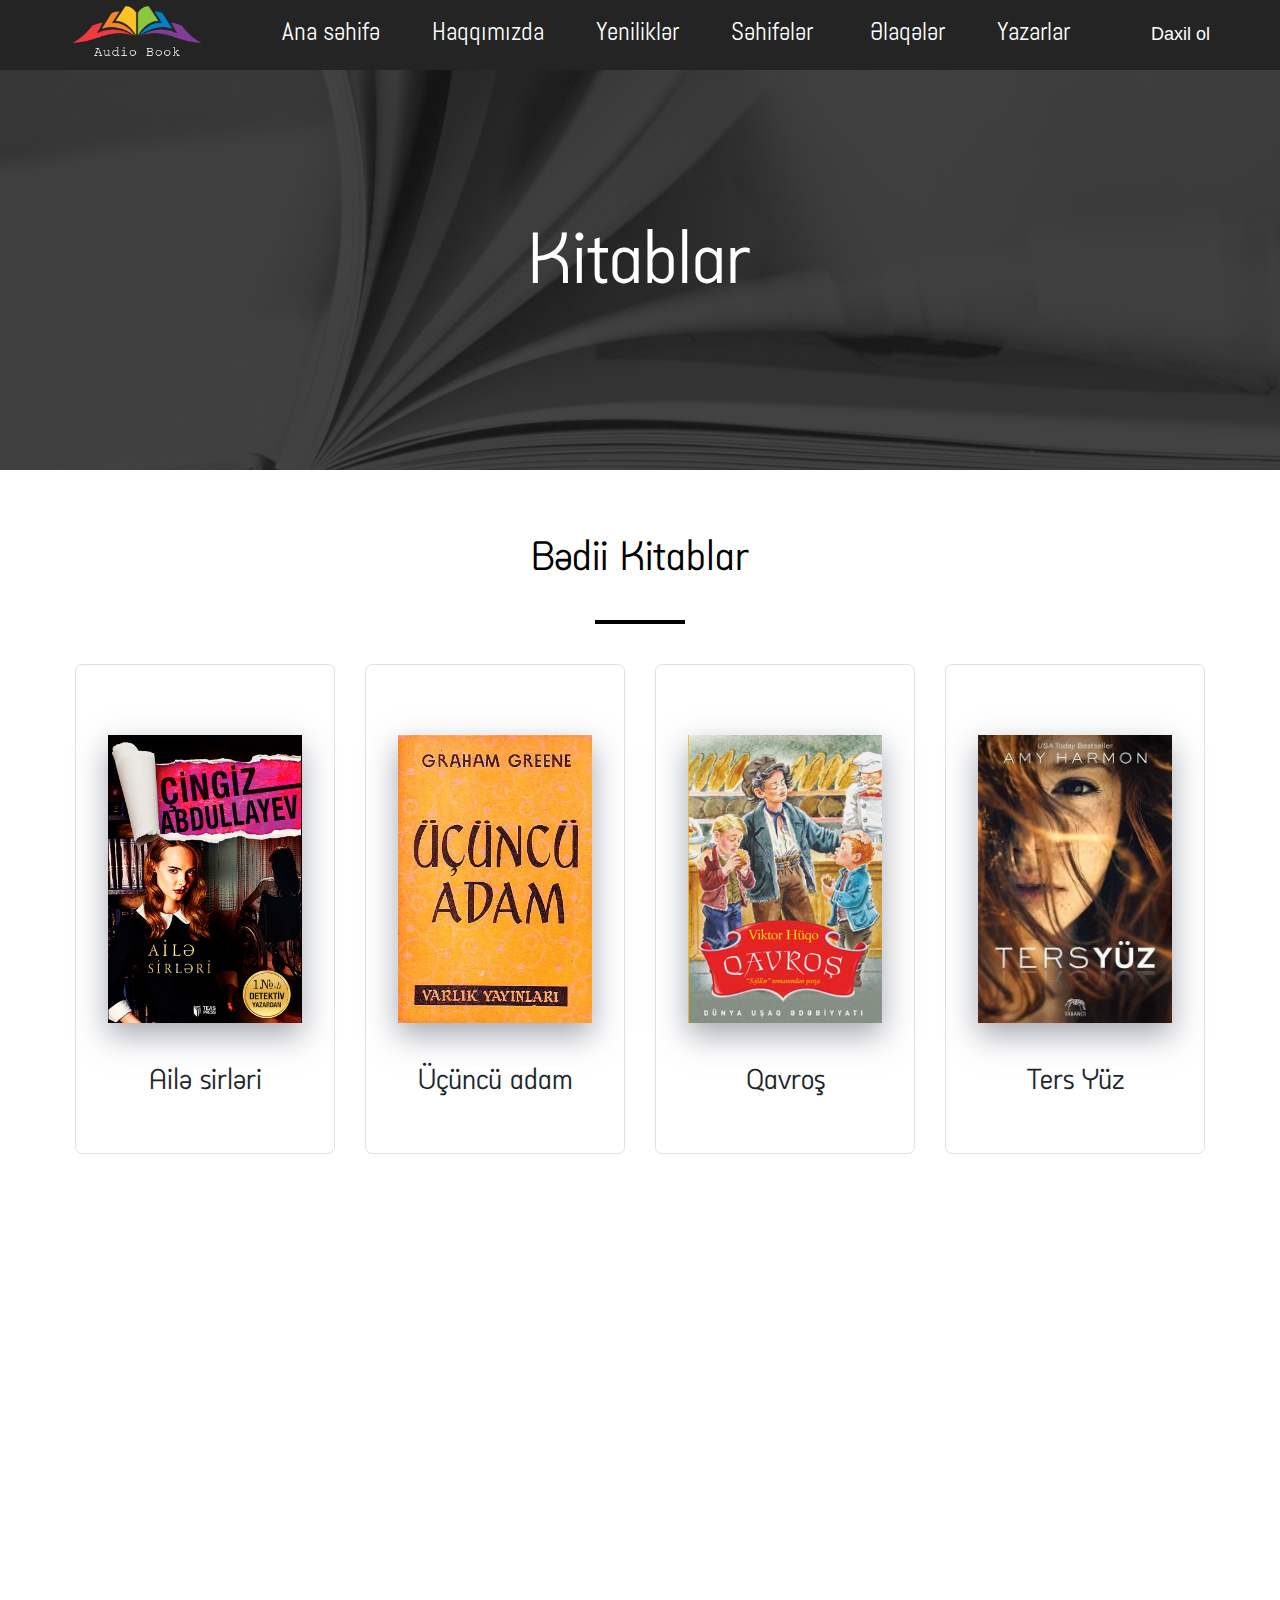
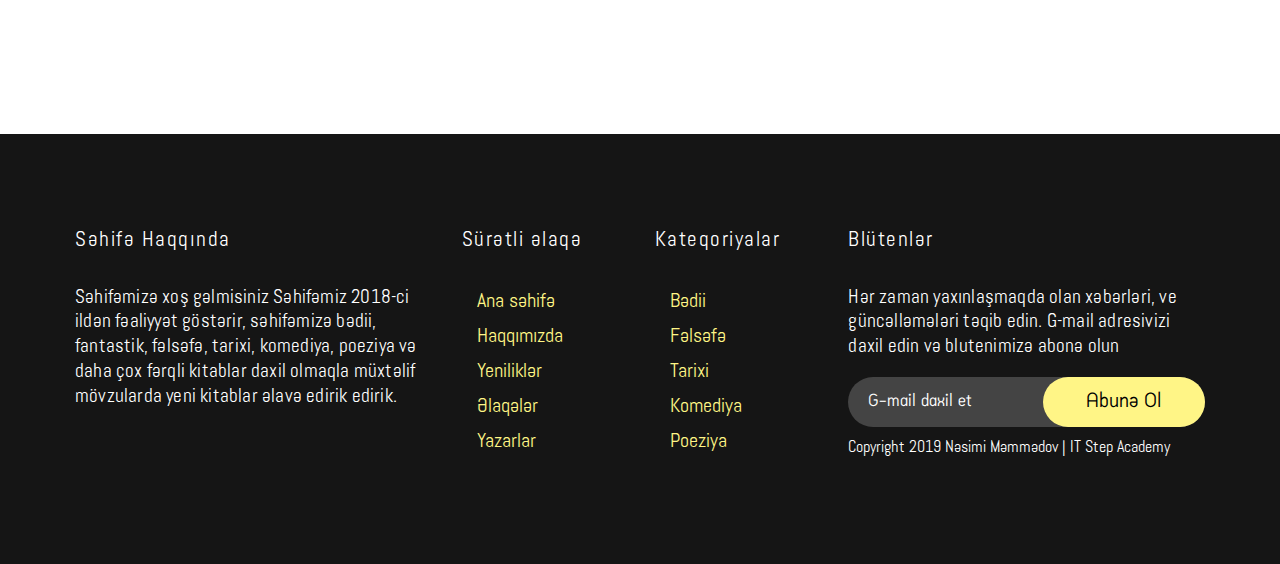
<file: books.html>
<!DOCTYPE html>
<html lang="en">

<head>
    <meta charset="UTF-8">
    <meta name="viewport" content="width=device-width, initial-scale=1.0">
    <meta http-equiv="X-UA-Compatible" content="ie=edge">
    <title>Kitablar</title>
    <link rel="stylesheet" href="./css/style.css">
    <link rel="stylesheet" href="./css/animate.css">
    <link rel="stylesheet" href="https://stackpath.bootstrapcdn.com/bootstrap/4.3.1/css/bootstrap.min.css"
        integrity="sha384-ggOyR0iXCbMQv3Xipma34MD+dH/1fQ784/j6cY/iJTQUOhcWr7x9JvoRxT2MZw1T" crossorigin="anonymous">
    <link rel="stylesheet" href="https://use.fontawesome.com/releases/v5.8.1/css/all.css"
        integrity="sha384-50oBUHEmvpQ+1lW4y57PTFmhCaXp0ML5d60M1M7uH2+nqUivzIebhndOJK28anvf" crossorigin="anonymous">
    <script src="https://ajax.googleapis.com/ajax/libs/jquery/3.4.0/jquery.min.js"></script>
</head>

<body>
    <!-- header -->
    <header class="header-section">
        <div class="layer"></div>
        <div class="navbar-t">
            <div class="logo">
                <a href="./index.html"><img src="img/bh-logo.png" alt=""></a>
            </div>
            <ul class="categories p-0 m-0">
                <li class="nav-menu"><a href="./index.html">Ana səhifə</a></li>
                <li class="nav-menu"><a href="./aboutus.html">Haqqımızda</a></li>
                <li class="nav-menu"><a href="./innovations.html">Yeniliklər</a></li>
                <li class="nav-menu"><a href="#">Səhifələr</a><i class="fas fa-chevron-down c_down"></i>
                    <div class="megamenu rounded-bottom">
                        <img class="drop-img rounded-left" src="img/megamenu-banner-301x510.jpg" alt="">
                        <ul class="dropdown-m mt-4">
                            <li><a href="./books.html"><i class="fas fa-arrow-right a_right"></i>Bədii</a></li>
                            <li><a href=""><i class="fas fa-arrow-right a_right"></i>Dedektiv</a></li>
                            <li><a href=""><i class="fas fa-arrow-right a_right"></i>Faciə</a></li>
                            <li><a href=""><i class="fas fa-arrow-right a_right"></i>Fantastik</a></li>
                            <li><a href=""><i class="fas fa-arrow-right a_right"></i>Fəlsəfə</a></li>
                            <li><a href=""><i class="fas fa-arrow-right a_right"></i>Komediya</a></li>
                            <li><a href=""><i class="fas fa-arrow-right a_right"></i>Kriminal</a></li>
                        </ul>
                        <ul class="dropdown-m mt-4 ml-2 mr-2">
                            <h1 class="headline">Kateqoriyalar</h1>
                            <li><a href=""><i class="fas fa-arrow-right a_right"></i>Mənzum</a></li>
                            <li><a href=""><i class="fas fa-arrow-right a_right"></i>Povest</a></li>
                            <li><a href=""><i class="fas fa-arrow-right a_right"></i>Psixalogiya</a></li>
                            <li><a href=""><i class="fas fa-arrow-right a_right"></i>Realizm</a></li>
                            <li><a href=""><i class="fas fa-arrow-right a_right"></i>Roman</a></li>
                            <li><a href=""><i class="fas fa-arrow-right a_right"></i>Triller</a></li>
                            <li><a href=""><i class="fas fa-arrow-right a_right"></i>Tarixi</a></li>
                        </ul>
                        <ul class="dropdown-m mt-4">
                            <li><a href=""><i class="fas fa-arrow-right a_right"></i>Bioqrafiya</a></li>
                            <li><a href=""><i class="fas fa-arrow-right a_right"></i>Bukinist</a></li>
                            <li><a href=""><i class="fas fa-arrow-right a_right"></i>Memarlığ</a></li>
                            <li><a href=""><i class="fas fa-arrow-right a_right"></i>Poeziya</a></li>
                            <li><a href=""><i class="fas fa-arrow-right a_right"></i>İncəsənət</a></li>
                            <li><a href=""><i class="fas fa-arrow-right a_right"></i>Tibb</a></li>
                            <li><a href=""><i class="fas fa-arrow-right a_right"></i>Din məxfilik</a></li>
                        </ul>
                    </div>
                </li>
                <li class="nav-menu"><a href="./contacts.html">Əlaqələr</a></li>
                <li class="nav-menu"><a href="./writers.html">Yazarlar</a></li>
            </ul>
            <div class="login-bar">
                <a href="./register.html">
                    <i class="fas fa-sign-in-alt text-white"></i>
                    <h3>Daxil ol</h3>
                </a>
            </div>
        </div>
        <div class="tablet-menu">
            <i class="fas fa-bars i-bars"></i>
            <i class="fas fa-times i-times"></i>
            <a href="./index.html"><img src="img/logo.png" alt=""></a>
            <div class="r-menu d-flex">
                <i class="fas fa-search mr-4 src-i"></i>
                <i class="fas fa-times mr-4 src-i-two"></i>
                <a href="./register.html">
                    <i class="fas fa-sign-in-alt lgn-i"></i>
                </a>
            </div>
        </div>
        <div class="tablet-search-bar">
            <div class="position-fixed w-100">
                    <input id="src-inpt" type="text" placeholder="Axtarış">
                    <i class="fas fa-search"></i>
            </div>
        </div>
        <div class="left-menu">
            <ul class="left-menu-bar m-0 p-0 mt-2">
                <li class="nav-menu"><a href="./index.html">Ana səhifə</a></li>
                <li class="nav-menu"><a href="./aboutus.html">Haqqımızda</a></li>
                <li class="nav-menu"><a href="./innovations.html">Yeniliklər</a></li>
                <li class="nav-menu"><a>Səhifələr<i class="fas fa-chevron-down i_down"></i></a>
                    <div class="scroll-menu">
                        <ul class="nav-menu-bar p-0">
                            <li class="nav-menu-child"><a href="./books.html">Bədii</a></li>
                            <li class="nav-menu-child"><a href="">Dedektiv</a></li>
                            <li class="nav-menu-child"><a href="">Faciə</a></li>
                            <li class="nav-menu-child"><a href="">Fantastik</a></li>
                            <li class="nav-menu-child"><a href="">Fəlsəfə</a></li>
                            <li class="nav-menu-child"><a href="">Komediya</a></li>
                            <li class="nav-menu-child"><a href="">Kriminal</a></li>
                            <li class="nav-menu-child"><a href="">Mənzum</a></li>
                            <li class="nav-menu-child"><a href="">Povest</a></li>
                            <li class="nav-menu-child"><a href="">Psixalogiya</a></li>
                            <li class="nav-menu-child"><a href="">Realizm</a></li>
                            <li class="nav-menu-child"><a href="">Roman</a></li>
                            <li class="nav-menu-child"><a href="">Triller</a></li>
                            <li class="nav-menu-child"><a href="">Tarixi</a></li>
                            <li class="nav-menu-child"><a href="">Bioqrafiya</a></li>
                            <li class="nav-menu-child"><a href="">Bukinist</a></li>
                            <li class="nav-menu-child"><a href="">Memarlığ</a></li>
                            <li class="nav-menu-child"><a href="">Poeziya</a></li>
                            <li class="nav-menu-child"><a href="">İncəsənət</a></li>
                            <li class="nav-menu-child"><a href="">Tibb</a></li>
                            <li class="nav-menu-child"><a href="">Din məxfilik</a></li>
                        </ul>
                    </div>
                </li>
                <li class="nav-menu"><a href="./contacts.html">Əlaqələr</a></li>
                <li class="nav-menu"><a href="./writers.html">Yazarlar</a></li>
            </ul>
        </div>
    </header>
    <!-- //header -->
    <!-- headline-section -->
    <div class="headline-section">
        <div class="container">
            <!-- <h6>Bədii</h6> -->
            <h1>Kitablar</h1>
        </div>
    </div>
    <!-- //headline-section -->
    <!-- pop-book -->
    <div class="popbook-section">
        <div class="container">
            <div class="main-menu">
                <div class="main-menu-child">
                    <span>Bədii Kitablar
                        <hr>
                    </span>
                    <div class="popbook-one">
                        <div class="row">
                            <div class="col-sm-12 col-md-6 col-lg-3">
                                <div class="book-part bounceInUp wow">
                                    <img class="img-fluid" src="img/ch_1.jpg" alt="">
                                    <h1>Ailə sirləri</h1>
                                    <button class="details"><a href="./bookhome.html">Ətraflı</a></button>
                                </div>
                            </div>
                            <div class="col-sm-12 col-md-6 col-lg-3">
                                <div class="book-part bounceInUp wow">
                                    <img class="img-fluid" src="img/Üçüncü_Adam_(Varlık_yay)_kitap_kapak.jpg" alt="">
                                    <h1>Üçüncü adam</h1>
                                    <button class="details"><a href="">Ətraflı</a></button>
                                </div>
                            </div>
                            <div class="col-sm-12 col-md-6 col-lg-3">
                                <div class="book-part bounceInUp wow">
                                    <img class="img-fluid" src="img/large_87c700776a4fbbf26b68e83bcd2180a4.jpg" alt="">
                                    <h1>Qavroş</h1>
                                    <button class="details"><a href="">Ətraflı</a></button>
                                </div>
                            </div>
                            <div class="col-sm-12 col-md-6 col-lg-3">
                                <div class="book-part bounceInUp wow">
                                    <img class="img-fluid" src="img/260953_0.jpg" alt="">
                                    <h1>Ters Yüz</h1>
                                    <button class="details"><a href="">Ətraflı</a></button>
                                </div>
                            </div>
                        </div>
                    </div>
                    <div class="poopbook-two">
                        <div class="row">
                            <div class="col-sm-12 col-md-6 col-lg-3">
                                <div class="book-part bounceInUp wow">
                                    <img class="img-fluid" src="img/1714843.jpg" alt="">
                                    <h1>Ailə sirləri</h1>
                                    <button class="details"><a href="">Ətraflı</a></button>
                                </div>
                            </div>
                            <div class="col-sm-12 col-md-6 col-lg-3">
                                <div class="book-part bounceInUp wow">
                                    <img class="img-fluid" src="img/Napoleon-Hill-Zengillik-Esas-2-685x1024.jpg" alt="">
                                    <h1>Zənginliyin açarı</h1>
                                    <button class="details"><a href="">Ətraflı</a></button>
                                </div>
                            </div>
                            <div class="col-sm-12 col-md-6 col-lg-3">
                                <div class="book-part bounceInUp wow">
                                    <img class="img-fluid" src="img/silahlara-vedadc432d08afc7405c30a13d3ea3bb054e.jpg"
                                        alt="">
                                    <h1>Qavroş</h1>
                                    <button class="details"><a href="">Ətraflı</a></button>
                                </div>
                            </div>
                            <div class="col-sm-12 col-md-6 col-lg-3">
                                <div class="book-part bounceInUp wow">
                                    <img class="img-fluid" src="img/7537321.jpg" alt="">
                                    <h1>Ters Yüz</h1>
                                    <button class="details"><a href="">Ətraflı</a></button>
                                </div>
                            </div>
                        </div>
                    </div>
                </div>
            </div>
        </div>
    </div>
    <!-- //pop-book -->
    <!-- footer-section -->
    <footer class="footer-section">
        <div class="container">
            <div class="main-menu">
                <div class="main-menu-child">
                    <div class="row">
                        <div class="col-sm-12 col-md-6 col-lg-4">
                            <div class="foot-menu">
                                <span>Səhifə Haqqında</span>
                                <p class="about">
                                    Səhifəmizə xoş gəlmisiniz Səhifəmiz 2018-ci ildən fəaliyyət göstərir,
                                    səhifəmizə
                                    bədii,
                                    fantastik, fəlsəfə, tarixi,
                                    komediya, poeziya
                                    və daha çox fərqli kitablar daxil olmaqla müxtəlif mövzularda yeni kitablar
                                    əlavə
                                    edirik
                                    edirik.</p>
                            </div>
                        </div>
                        <div class="col-sm-12 col-md-6 col-lg-2">
                            <div class="foot-menu">
                                <span>Sürətli əlaqə</span>
                                <ul class="p-0">
                                    <li><i class="fas fa-chevron-right"></i><a href="./index.html">Ana səhifə</a>
                                    </li>
                                    <li><i class="fas fa-chevron-right"></i><a href="./aboutus.html">Haqqımızda</a></li>
                                    <li><i class="fas fa-chevron-right"></i><a href="./innovations.html">Yeniliklər</a>
                                    </li>
                                    <li><i class="fas fa-chevron-right"></i><a href="./contacts.html">Əlaqələr</a></li>
                                    <li><i class="fas fa-chevron-right"></i><a href="./writers.html">Yazarlar</a></li>
                                </ul>
                            </div>
                        </div>
                        <div class="col-sm-12 col-md-6 col-lg-2">
                            <div class="foot-menu">
                                <span>Kateqoriyalar</span>
                                <ul class="p-0">
                                    <li><i class="fas fa-chevron-right"></i><a href="./books.html">Bədii</a></li>
                                    <li><i class="fas fa-chevron-right"></i><a href="">Fəlsəfə</a></li>
                                    <li><i class="fas fa-chevron-right"></i><a href="">Tarixi</a></li>
                                    <li><i class="fas fa-chevron-right"></i><a href="">Komediya</a></li>
                                    <li><i class="fas fa-chevron-right"></i><a href="">Poeziya</a></li>
                                </ul>
                            </div>
                        </div>
                        <div class="col-sm-12 col-md-6 col-lg-4">
                            <div class="foot-menu">
                                <span>Blütenlər</span>
                                <p class="about">Hər zaman yaxınlaşmaqda olan xəbərləri, ve güncəlləmələri təqib
                                    edin.
                                    G-mail
                                    adresivizi daxil
                                    edin və blutenimizə abonə olun</p>
                                <div class="sub">
                                    <input class="sub-input" type="text" placeholder="G-mail daxil et">
                                    <button class="sub-btn">Abunə Ol</button>
                                </div>
                                <button class="pop-up-sub">
                                    <span class="sub-text">Abunə olundu</span>
                                    <i title="Abonəlikdən çıx" class="fas fa-times"></i>
                                </button>
                                <h1>Copyright <i class="far fa-copyright"></i> 2019 Nəsimi Məmmədov | IT Step Academy</h1>
                            </div>
                        </div>
                    </div>
                </div>
            </div>
        </div>
    </footer>
    <!-- //footer-section -->
    <script src="https://ajax.aspnetcdn.com/ajax/jQuery/jquery-3.4.0.min.js"></script>
    <script src="./js/main.js"></script>
    <script src="./js/wow.js"></script>
    <script>
        new WOW().init();
    </script>
</body>

</html>
</file>
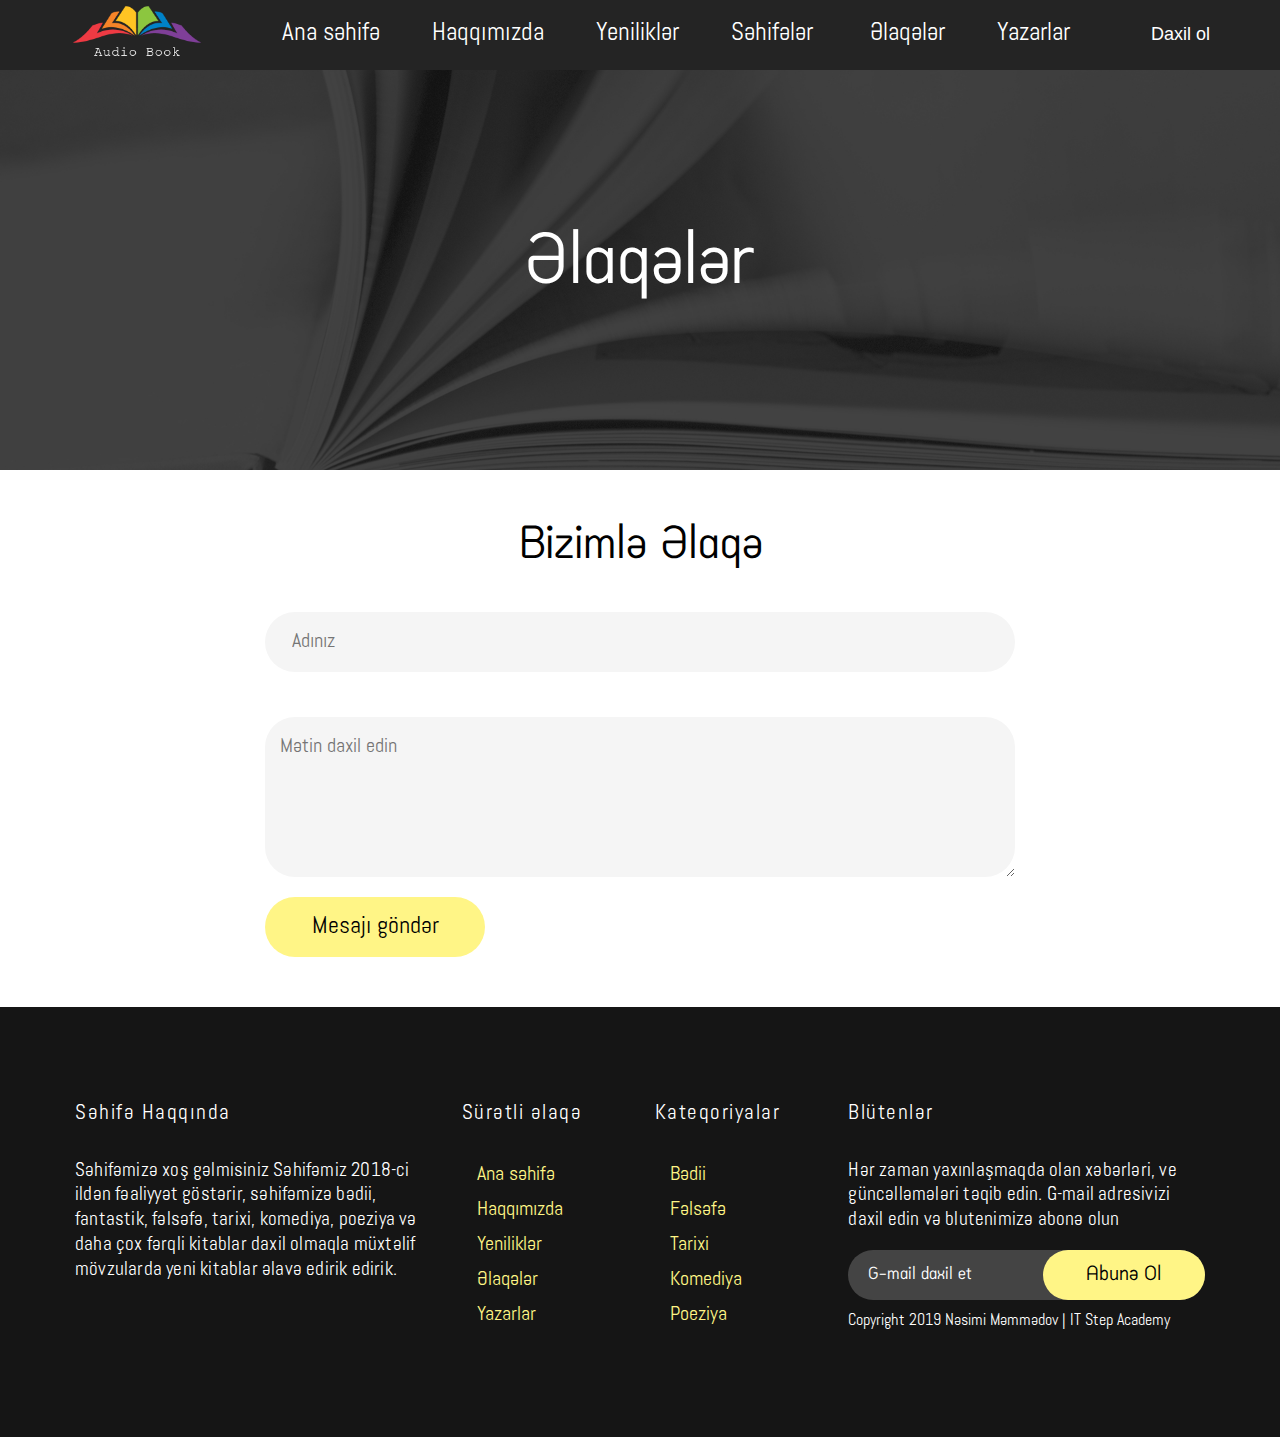
<file: contacts.html>
<!DOCTYPE html>
<html lang="en">

<head>
    <meta charset="UTF-8">
    <meta name="viewport" content="width=device-width, initial-scale=1.0">
    <meta http-equiv="X-UA-Compatible" content="ie=edge">
    <title>Əlaqələr</title>
    <link rel="stylesheet" href="./css/style.css">
    <link rel="stylesheet" href="./css/animate.css">
    <link rel="stylesheet" href="https://stackpath.bootstrapcdn.com/bootstrap/4.3.1/css/bootstrap.min.css"
        integrity="sha384-ggOyR0iXCbMQv3Xipma34MD+dH/1fQ784/j6cY/iJTQUOhcWr7x9JvoRxT2MZw1T" crossorigin="anonymous">
    <link rel="stylesheet" href="https://use.fontawesome.com/releases/v5.8.1/css/all.css"
        integrity="sha384-50oBUHEmvpQ+1lW4y57PTFmhCaXp0ML5d60M1M7uH2+nqUivzIebhndOJK28anvf" crossorigin="anonymous">
    <script src="https://ajax.googleapis.com/ajax/libs/jquery/3.4.0/jquery.min.js"></script>
</head>

<body>
    <!-- header -->
    <header class="header-section">
        <div class="layer"></div>
        <div class="pop-up">
            <div class="main-pop-up">
                <h1>Mesajınız uğurla göndərildi</h1>
            </div>
        </div>
        <div class="navbar-t">
            <div class="logo">
                <a href="./index.html"><img src="img/bh-logo.png" alt=""></a>
            </div>
            <ul class="categories p-0 m-0">
                <li class="nav-menu"><a href="./index.html">Ana səhifə</a></li>
                <li class="nav-menu"><a href="./aboutus.html">Haqqımızda</a></li>
                <li class="nav-menu"><a href="./innovations.html">Yeniliklər</a></li>
                <li class="nav-menu"><a href="#">Səhifələr</a><i class="fas fa-chevron-down c_down"></i>
                    <div class="megamenu rounded-bottom">
                        <img class="drop-img rounded-left" src="img/megamenu-banner-301x510.jpg" alt="">
                        <ul class="dropdown-m mt-4">
                            <li><a href="./books.html"><i class="fas fa-arrow-right a_right"></i>Bədii</a></li>
                            <li><a href=""><i class="fas fa-arrow-right a_right"></i>Dedektiv</a></li>
                            <li><a href=""><i class="fas fa-arrow-right a_right"></i>Faciə</a></li>
                            <li><a href=""><i class="fas fa-arrow-right a_right"></i>Fantastik</a></li>
                            <li><a href=""><i class="fas fa-arrow-right a_right"></i>Fəlsəfə</a></li>
                            <li><a href=""><i class="fas fa-arrow-right a_right"></i>Komediya</a></li>
                            <li><a href=""><i class="fas fa-arrow-right a_right"></i>Kriminal</a></li>
                        </ul>
                        <ul class="dropdown-m mt-4 ml-2 mr-2">
                            <h1 class="headline">Kateqoriyalar</h1>
                            <li><a href=""><i class="fas fa-arrow-right a_right"></i>Mənzum</a></li>
                            <li><a href=""><i class="fas fa-arrow-right a_right"></i>Povest</a></li>
                            <li><a href=""><i class="fas fa-arrow-right a_right"></i>Psixalogiya</a></li>
                            <li><a href=""><i class="fas fa-arrow-right a_right"></i>Realizm</a></li>
                            <li><a href=""><i class="fas fa-arrow-right a_right"></i>Roman</a></li>
                            <li><a href=""><i class="fas fa-arrow-right a_right"></i>Triller</a></li>
                            <li><a href=""><i class="fas fa-arrow-right a_right"></i>Tarixi</a></li>
                        </ul>
                        <ul class="dropdown-m mt-4">
                            <li><a href=""><i class="fas fa-arrow-right a_right"></i>Bioqrafiya</a></li>
                            <li><a href=""><i class="fas fa-arrow-right a_right"></i>Bukinist</a></li>
                            <li><a href=""><i class="fas fa-arrow-right a_right"></i>Memarlığ</a></li>
                            <li><a href=""><i class="fas fa-arrow-right a_right"></i>Poeziya</a></li>
                            <li><a href=""><i class="fas fa-arrow-right a_right"></i>İncəsənət</a></li>
                            <li><a href=""><i class="fas fa-arrow-right a_right"></i>Tibb</a></li>
                            <li><a href=""><i class="fas fa-arrow-right a_right"></i>Din məxfilik</a></li>
                        </ul>
                    </div>
                </li>
                <li class="nav-menu"><a href="./contacts.html">Əlaqələr</a></li>
                <li class="nav-menu"><a href="./writers.html">Yazarlar</a></li>
            </ul>
            <div class="login-bar">
                <a href="./login.html">
                    <i class="fas fa-sign-in-alt text-white"></i>
                    <h3>Daxil ol</h3>
                </a>
            </div>
        </div>
        <div class="tablet-menu">
            <i class="fas fa-bars i-bars"></i>
            <i class="fas fa-times i-times"></i>
            <a href="./index.html"><img src="img/logo.png" alt=""></a>
            <div class="r-menu d-flex">
                <i class="fas fa-search mr-4 src-i"></i>
                <i class="fas fa-times mr-4 src-i-two"></i>
                <a href="./register.html">
                    <i class="fas fa-sign-in-alt lgn-i"></i>
                </a>
            </div>
        </div>
        <div class="tablet-search-bar">
                <div class="position-fixed w-100">
                        <input id="src-inpt" type="text" placeholder="Axtarış">
                        <i class="fas fa-search"></i>
                </div>
            </div>
        <div class="left-menu">
            <ul class="left-menu-bar m-0 p-0 mt-2">
                <li class="nav-menu"><a href="./index.html">Ana səhifə</a></li>
                <li class="nav-menu"><a href="./aboutus.html">Haqqımızda</a></li>
                <li class="nav-menu"><a href="./innovations.html">Yeniliklər</a></li>
                <li class="nav-menu"><a>Səhifələr<i class="fas fa-chevron-down i_down"></i></a>
                    <div class="scroll-menu">
                        <ul class="nav-menu-bar p-0">
                            <li class="nav-menu-child"><a href="./books.html">Bədii</a></li>
                            <li class="nav-menu-child"><a href="">Dedektiv</a></li>
                            <li class="nav-menu-child"><a href="">Faciə</a></li>
                            <li class="nav-menu-child"><a href="">Fantastik</a></li>
                            <li class="nav-menu-child"><a href="">Fəlsəfə</a></li>
                            <li class="nav-menu-child"><a href="">Komediya</a></li>
                            <li class="nav-menu-child"><a href="">Kriminal</a></li>
                            <li class="nav-menu-child"><a href="">Mənzum</a></li>
                            <li class="nav-menu-child"><a href="">Povest</a></li>
                            <li class="nav-menu-child"><a href="">Psixalogiya</a></li>
                            <li class="nav-menu-child"><a href="">Realizm</a></li>
                            <li class="nav-menu-child"><a href="">Roman</a></li>
                            <li class="nav-menu-child"><a href="">Triller</a></li>
                            <li class="nav-menu-child"><a href="">Tarixi</a></li>
                            <li class="nav-menu-child"><a href="">Bioqrafiya</a></li>
                            <li class="nav-menu-child"><a href="">Bukinist</a></li>
                            <li class="nav-menu-child"><a href="">Memarlığ</a></li>
                            <li class="nav-menu-child"><a href="">Poeziya</a></li>
                            <li class="nav-menu-child"><a href="">İncəsənət</a></li>
                            <li class="nav-menu-child"><a href="">Tibb</a></li>
                            <li class="nav-menu-child"><a href="">Din məxfilik</a></li>
                        </ul>
                    </div>
                </li>
                <li class="nav-menu"><a href="./contacts.html">Əlaqələr</a></li>
                <li class="nav-menu"><a href="./writers.html">Yazarlar</a></li>
            </ul>
        </div>
    </header>
    <!-- //header -->
    <!-- headline-section -->
    <div class="headline-section">
        <div class="container">
            <h1>Əlaqələr</h1>
        </div>
    </div>
    <!-- //headline-section -->
    <!-- contact-section -->
    <div class="contact-section">
        <div class="container">
            <div class="main-contact">
                <div class="main-contact-bar">
                    <div class="row">
                        <div class="col-sm-12 col-md-12 col-lg-12">
                            <div class="form-contact bounceInDown wow">
                                <h1>Bizimlə Əlaqə</h1>
                                <div class="nickname-menu d-flex">
                                    <input class="contact-bars" id="name" placeholder="Adınız" type="text" required>
                                </div>
                                <div class="message-menu d-flex">
                                    <textarea class="contact-bars" id="comment" placeholder="Mətin daxil edin"
                                        required></textarea>
                                </div>
                                <div class="con-btn-bar">
                                    <button class="contact-btn">Mesajı göndər</button>
                                </div>
                            </div>
                        </div>
                    </div>
                </div>
            </div>
        </div>
    </div>
    <!-- //contact-section -->
    <!-- footer-section -->
    <footer class="footer-section">
        <div class="container">
            <div class="main-menu">
                <div class="main-menu-child">
                    <div class="row">
                        <div class="col-sm-12 col-md-6 col-lg-4">
                            <div class="foot-menu">
                                <span>Səhifə Haqqında</span>
                                <p class="about">
                                    Səhifəmizə xoş gəlmisiniz Səhifəmiz 2018-ci ildən fəaliyyət göstərir,
                                    səhifəmizə
                                    bədii,
                                    fantastik, fəlsəfə, tarixi,
                                    komediya, poeziya
                                    və daha çox fərqli kitablar daxil olmaqla müxtəlif mövzularda yeni kitablar
                                    əlavə
                                    edirik
                                    edirik.</p>
                            </div>
                        </div>
                        <div class="col-sm-12 col-md-6 col-lg-2">
                            <div class="foot-menu">
                                <span>Sürətli əlaqə</span>
                                <ul class="p-0">
                                    <li><i class="fas fa-chevron-right"></i><a href="./index.html">Ana səhifə</a>
                                    </li>
                                    <li><i class="fas fa-chevron-right"></i><a href="./aboutus.html">Haqqımızda</a></li>
                                    <li><i class="fas fa-chevron-right"></i><a href="./innovations.html">Yeniliklər</a>
                                    </li>
                                    <li><i class="fas fa-chevron-right"></i><a href="./contacts.html">Əlaqələr</a></li>
                                    <li><i class="fas fa-chevron-right"></i><a href="./writers.html">Yazarlar</a></li>
                                </ul>
                            </div>
                        </div>
                        <div class="col-sm-12 col-md-6 col-lg-2">
                            <div class="foot-menu">
                                <span>Kateqoriyalar</span>
                                <ul class="p-0">
                                    <li><i class="fas fa-chevron-right"></i><a href="./books.html">Bədii</a></li>
                                    <li><i class="fas fa-chevron-right"></i><a href="">Fəlsəfə</a></li>
                                    <li><i class="fas fa-chevron-right"></i><a href="">Tarixi</a></li>
                                    <li><i class="fas fa-chevron-right"></i><a href="">Komediya</a></li>
                                    <li><i class="fas fa-chevron-right"></i><a href="">Poeziya</a></li>
                                </ul>
                            </div>
                        </div>
                        <div class="col-sm-12 col-md-6 col-lg-4">
                            <div class="foot-menu">
                                <span>Blütenlər</span>
                                <p class="about">Hər zaman yaxınlaşmaqda olan xəbərləri, ve güncəlləmələri təqib
                                    edin.
                                    G-mail
                                    adresivizi daxil
                                    edin və blutenimizə abonə olun</p>
                                <div class="sub">
                                    <input class="sub-input" type="text" placeholder="G-mail daxil et">
                                    <button class="sub-btn">Abunə Ol</button>
                                </div>
                                <button class="pop-up-sub">
                                    <span class="sub-text">Abunə olundu</span>
                                    <i title="Abonəlikdən çıx" class="fas fa-times"></i>
                                </button>
                                <h1>Copyright <i class="far fa-copyright"></i> 2019 Nəsimi Məmmədov | IT Step Academy</h1>
                            </div>
                        </div>
                    </div>
                </div>
            </div>
        </div>
    </footer>
    <!-- //footer-section -->
    <script src="https://ajax.aspnetcdn.com/ajax/jQuery/jquery-3.4.0.min.js"></script>
    <script src="./js/main.js"></script>
    <script src="./js/wow.js"></script>
    <script>
        new WOW().init();
    </script>
</body>

</html>
</file>
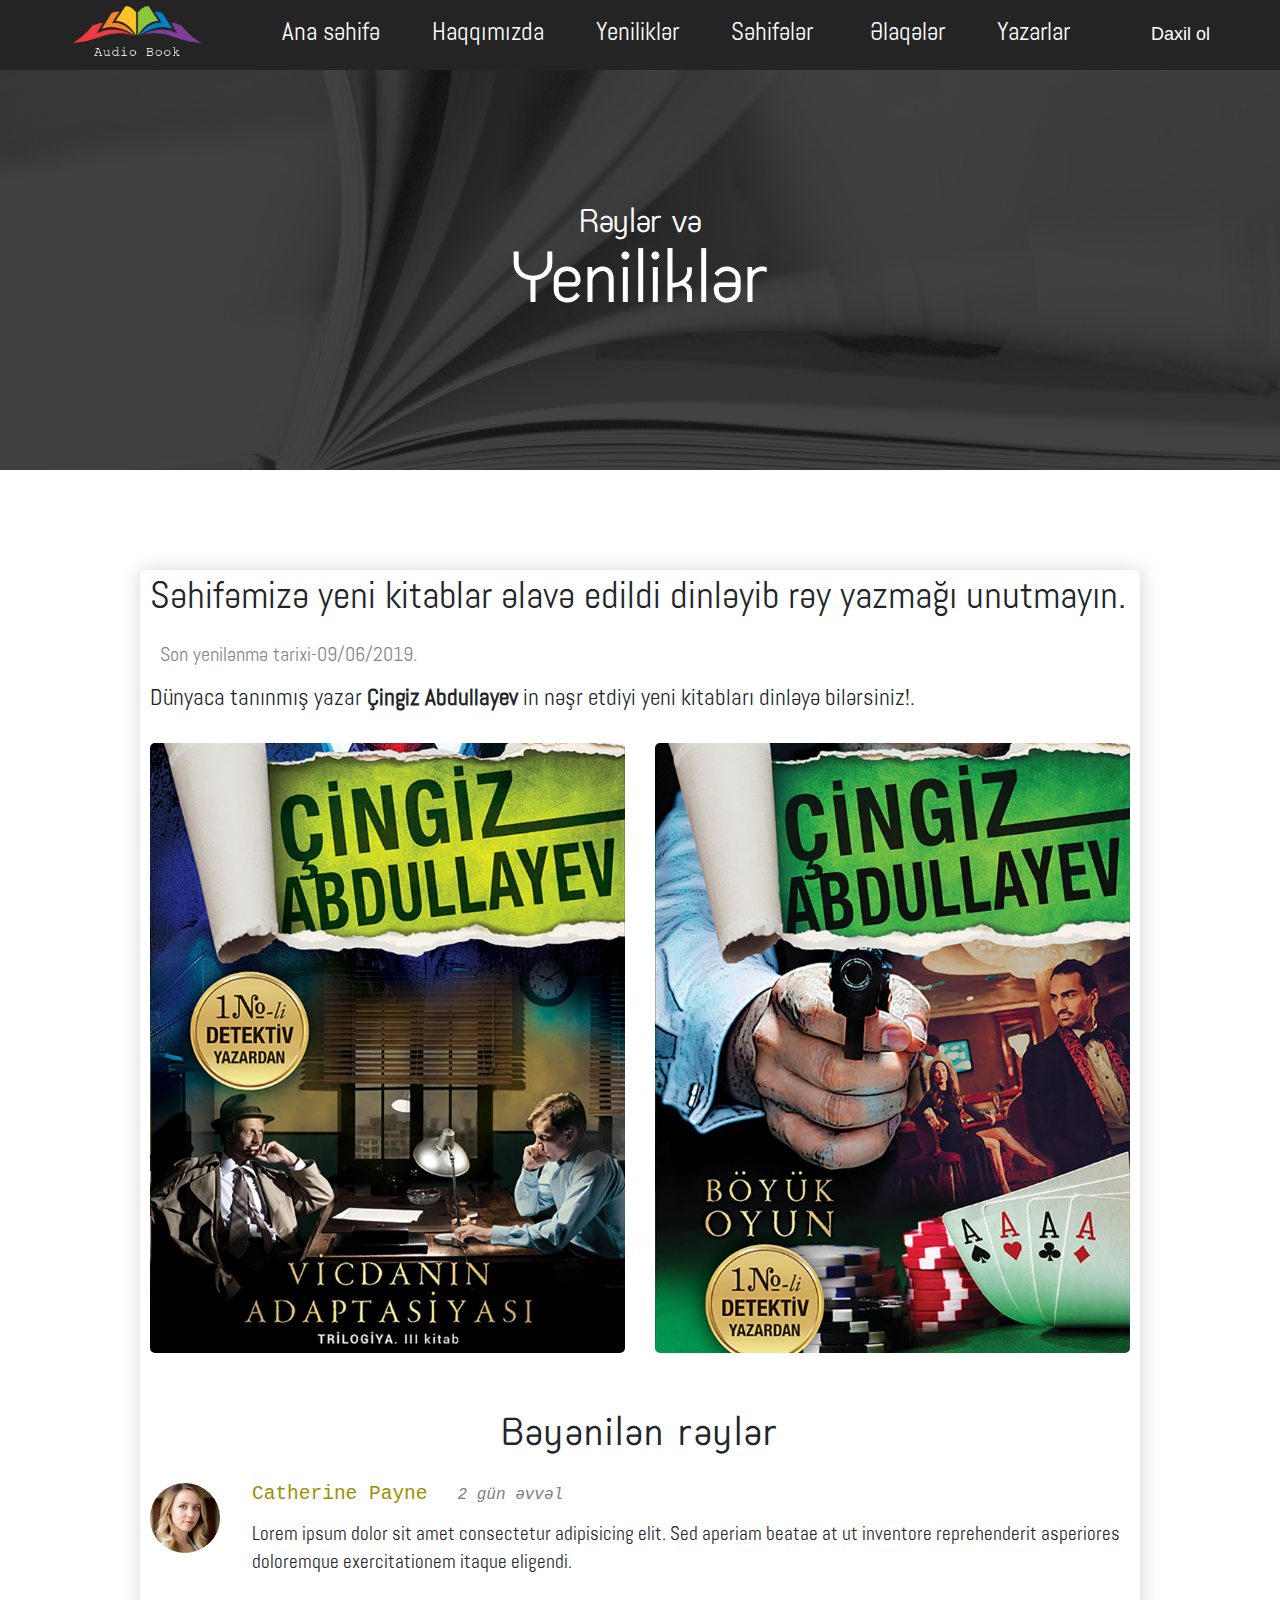
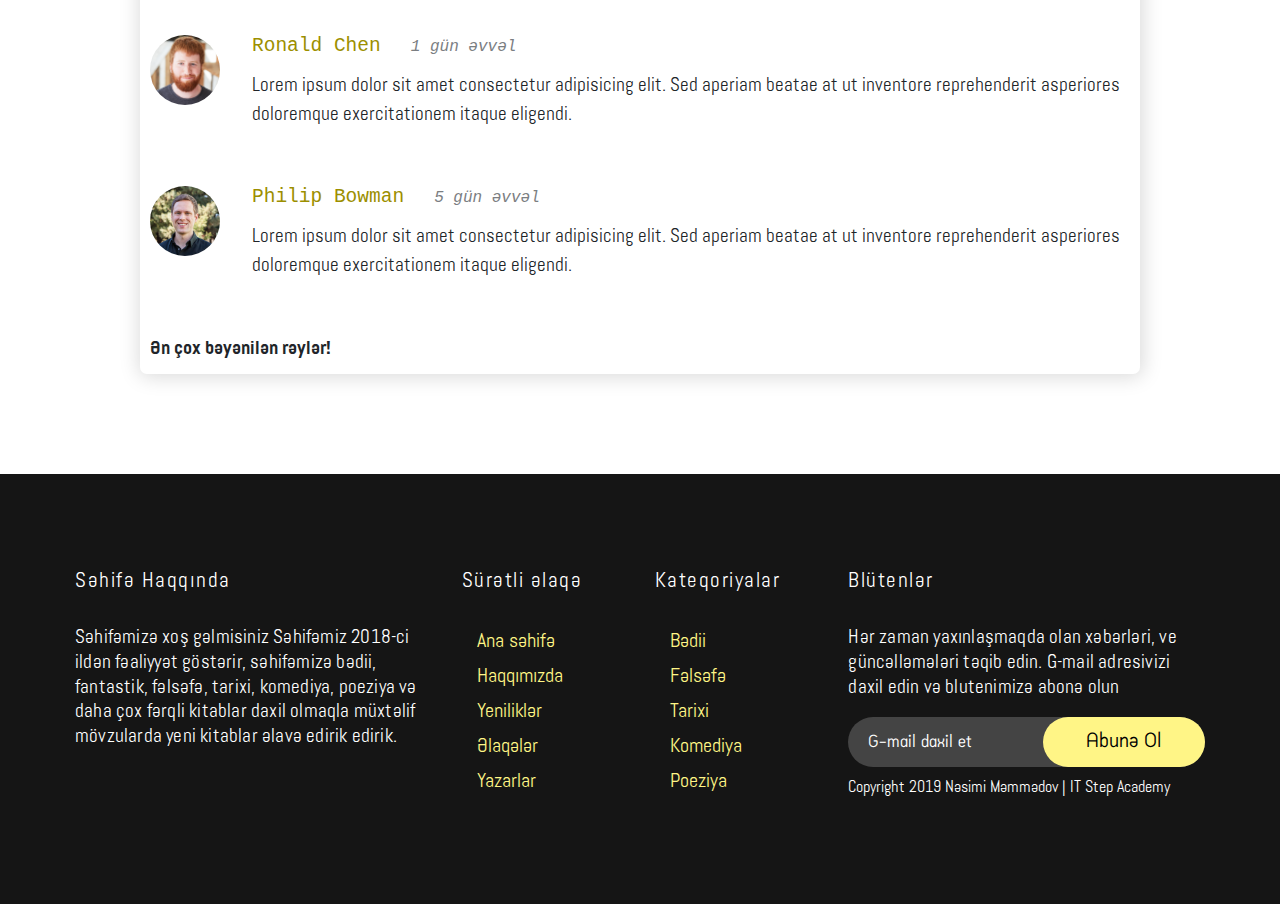
<file: innovations.html>
<!DOCTYPE html>
<html lang="en">

<head>
    <meta charset="UTF-8">
    <meta name="viewport" content="width=device-width, initial-scale=1.0">
    <meta http-equiv="X-UA-Compatible" content="ie=edge">
    <title>Yeniliklər</title>
    <link rel="stylesheet" href="./css/style.css">
    <link rel="stylesheet" href="./css/animate.css">
    <link rel="stylesheet" href="https://stackpath.bootstrapcdn.com/bootstrap/4.3.1/css/bootstrap.min.css"
        integrity="sha384-ggOyR0iXCbMQv3Xipma34MD+dH/1fQ784/j6cY/iJTQUOhcWr7x9JvoRxT2MZw1T" crossorigin="anonymous">
    <link rel="stylesheet" href="https://use.fontawesome.com/releases/v5.8.1/css/all.css"
        integrity="sha384-50oBUHEmvpQ+1lW4y57PTFmhCaXp0ML5d60M1M7uH2+nqUivzIebhndOJK28anvf" crossorigin="anonymous">
    <script src="https://ajax.googleapis.com/ajax/libs/jquery/3.4.0/jquery.min.js"></script>
</head>

<body>
    <!-- header -->
    <header class="header-section">
        <div class="layer"></div>
        <div class="navbar-t">
            <div class="logo">
                <a href="./index.html"><img src="img/bh-logo.png" alt=""></a>
            </div>
            <ul class="categories p-0 m-0">
                <li class="nav-menu"><a href="./index.html">Ana səhifə</a></li>
                <li class="nav-menu"><a href="./aboutus.html">Haqqımızda</a></li>
                <li class="nav-menu"><a href="./innovations.html">Yeniliklər</a></li>
                <li class="nav-menu"><a href="#">Səhifələr</a><i class="fas fa-chevron-down c_down"></i>
                    <div class="megamenu rounded-bottom">
                        <img class="drop-img rounded-left" src="img/megamenu-banner-301x510.jpg" alt="">
                        <ul class="dropdown-m mt-4">
                            <li><a href="./books.html"><i class="fas fa-arrow-right a_right"></i>Bədii</a></li>
                            <li><a href=""><i class="fas fa-arrow-right a_right"></i>Dedektiv</a></li>
                            <li><a href=""><i class="fas fa-arrow-right a_right"></i>Faciə</a></li>
                            <li><a href=""><i class="fas fa-arrow-right a_right"></i>Fantastik</a></li>
                            <li><a href=""><i class="fas fa-arrow-right a_right"></i>Fəlsəfə</a></li>
                            <li><a href=""><i class="fas fa-arrow-right a_right"></i>Komediya</a></li>
                            <li><a href=""><i class="fas fa-arrow-right a_right"></i>Kriminal</a></li>
                        </ul>
                        <ul class="dropdown-m mt-4 ml-2 mr-2">
                            <h1 class="headline">Kateqoriyalar</h1>
                            <li><a href=""><i class="fas fa-arrow-right a_right"></i>Mənzum</a></li>
                            <li><a href=""><i class="fas fa-arrow-right a_right"></i>Povest</a></li>
                            <li><a href=""><i class="fas fa-arrow-right a_right"></i>Psixalogiya</a></li>
                            <li><a href=""><i class="fas fa-arrow-right a_right"></i>Realizm</a></li>
                            <li><a href=""><i class="fas fa-arrow-right a_right"></i>Roman</a></li>
                            <li><a href=""><i class="fas fa-arrow-right a_right"></i>Triller</a></li>
                            <li><a href=""><i class="fas fa-arrow-right a_right"></i>Tarixi</a></li>
                        </ul>
                        <ul class="dropdown-m mt-4">
                            <li><a href=""><i class="fas fa-arrow-right a_right"></i>Bioqrafiya</a></li>
                            <li><a href=""><i class="fas fa-arrow-right a_right"></i>Bukinist</a></li>
                            <li><a href=""><i class="fas fa-arrow-right a_right"></i>Memarlığ</a></li>
                            <li><a href=""><i class="fas fa-arrow-right a_right"></i>Poeziya</a></li>
                            <li><a href=""><i class="fas fa-arrow-right a_right"></i>İncəsənət</a></li>
                            <li><a href=""><i class="fas fa-arrow-right a_right"></i>Tibb</a></li>
                            <li><a href=""><i class="fas fa-arrow-right a_right"></i>Din məxfilik</a></li>
                        </ul>
                    </div>
                </li>
                <li class="nav-menu"><a href="./contacts.html">Əlaqələr</a></li>
                <li class="nav-menu"><a href="./writers.html">Yazarlar</a></li>
            </ul>
            <div class="login-bar">
                <a href="./login.html">
                    <i class="fas fa-sign-in-alt text-white"></i>
                    <h3>Daxil ol</h3>
                </a>
            </div>
        </div>
        <div class="tablet-menu">
            <i class="fas fa-bars i-bars"></i>
            <i class="fas fa-times i-times"></i>
            <a href="./index.html"><img src="img/logo.png" alt=""></a>
            <div class="r-menu d-flex">
                <i class="fas fa-search mr-4 src-i"></i>
                <i class="fas fa-times mr-4 src-i-two"></i>
                <a href="./login.html">
                    <i class="fas fa-sign-in-alt lgn-i"></i>
                </a>
            </div>
        </div>
        <div class="tablet-search-bar">
                <div class="position-fixed w-100">
                        <input id="src-inpt" type="text" placeholder="Axtarış">
                        <i class="fas fa-search"></i>
                </div>
            </div>
        <div class="left-menu">
            <ul class="left-menu-bar m-0 p-0 mt-2">
                <li class="nav-menu"><a href="./index.html">Ana səhifə</a></li>
                <li class="nav-menu"><a href="./aboutus.html">Haqqımızda</a></li>
                <li class="nav-menu"><a href="./innovations.html">Yeniliklər</a></li>
                <li class="nav-menu"><a>Səhifələr<i class="fas fa-chevron-down i_down"></i></a>
                    <div class="scroll-menu">
                        <ul class="nav-menu-bar p-0">
                            <li class="nav-menu-child"><a href="./books.html">Bədii</a></li>
                            <li class="nav-menu-child"><a href="">Dedektiv</a></li>
                            <li class="nav-menu-child"><a href="">Faciə</a></li>
                            <li class="nav-menu-child"><a href="">Fantastik</a></li>
                            <li class="nav-menu-child"><a href="">Fəlsəfə</a></li>
                            <li class="nav-menu-child"><a href="">Komediya</a></li>
                            <li class="nav-menu-child"><a href="">Kriminal</a></li>
                            <li class="nav-menu-child"><a href="">Mənzum</a></li>
                            <li class="nav-menu-child"><a href="">Povest</a></li>
                            <li class="nav-menu-child"><a href="">Psixalogiya</a></li>
                            <li class="nav-menu-child"><a href="">Realizm</a></li>
                            <li class="nav-menu-child"><a href="">Roman</a></li>
                            <li class="nav-menu-child"><a href="">Triller</a></li>
                            <li class="nav-menu-child"><a href="">Tarixi</a></li>
                            <li class="nav-menu-child"><a href="">Bioqrafiya</a></li>
                            <li class="nav-menu-child"><a href="">Bukinist</a></li>
                            <li class="nav-menu-child"><a href="">Memarlığ</a></li>
                            <li class="nav-menu-child"><a href="">Poeziya</a></li>
                            <li class="nav-menu-child"><a href="">İncəsənət</a></li>
                            <li class="nav-menu-child"><a href="">Tibb</a></li>
                            <li class="nav-menu-child"><a href="">Din məxfilik</a></li>
                        </ul>
                    </div>
                </li>
                <li class="nav-menu"><a href="./contacts.html">Əlaqələr</a></li>
                <li class="nav-menu"><a href="./writers.html">Yazarlar</a></li>
            </ul>
        </div>
    </header>
    <!-- //header -->
    <!-- headline-section -->
    <div class="headline-section">
        <div class="container">
            <h6>Rəylər və</h6>
            <h1>Yeniliklər</h1>
        </div>
    </div>
    <!-- //headline-section -->
    <!-- innovations and reviews -->
    <div class="innovations-and-reviews-section">
        <div class="container">
            <div class="main-menu">
                <div class="main-menu-child">
                    <div class="news-and-reviews-part">
                        <div class="reviews-part">
                            <h1>Səhifəmizə yeni kitablar əlavə edildi dinləyib rəy yazmağı unutmayın.</h1>
                            <h3><i class="fas fa-calendar-alt"></i>Son yenilənmə tarixi-09/06/2019.</h3>
                            <p>Dünyaca tanınmış yazar <b>Çingiz Abdullayev</b> in nəşr etdiyi yeni kitabları dinləyə
                                bilərsiniz!.</p>
                            <div class="row">
                                <div class="col-sm-12 col-md-6 col-lg-6">
                                    <img class="img-fluid" src="img/vicdan_01.jpg" alt="">
                                </div>
                                <div class="col-sm-12 col-md-6 col-lg-6">
                                    <img class="img-fluid" src="img/boyuk_oyun_01_0.jpg" alt="">
                                </div>
                            </div>
                        </div>

                        <div class="comment-part">
                            <h1>Bəyənilən rəylər</h1>
                            <div class="comment">
                                <div class="comment-avatar">
                                    <img src="img/user1.png" alt="">
                                </div>
                                <div class="comment-body">
                                    <div class="comment-header">
                                        <h4>Catherine Payne</h4>
                                        <i>2 gün əvvəl</i>
                                    </div>
                                    <div class="comment-text">
                                        <p>Lorem ipsum dolor sit amet consectetur adipisicing elit. Sed aperiam beatae
                                            at ut
                                            inventore reprehenderit asperiores doloremque exercitationem itaque
                                            eligendi.
                                        </p>
                                    </div>
                                    <!-- <div class="comment-footer">
                                        <a><i class="fas fa-reply"></i>Cavabla</a>
                                    </div> -->
                                </div>
                            </div>
                            <div class="comment">
                                <div class="comment-avatar">
                                    <img src="img/user2.jpg" alt="">
                                </div>
                                <div class="comment-body">
                                    <div class="comment-header">
                                        <h4>Ronald Chen</h4>
                                        <i>1 gün əvvəl</i>
                                    </div>
                                    <div class="comment-text">
                                        <p>Lorem ipsum dolor sit amet consectetur adipisicing elit. Sed aperiam beatae
                                            at ut
                                            inventore reprehenderit asperiores doloremque exercitationem itaque
                                            eligendi.
                                        </p>
                                    </div>
                                    <!-- <div class="comment-footer">
                                        <a><i class="fas fa-reply"></i>Cavabla</a>
                                    </div> -->
                                </div>
                            </div>
                            <div class="comment">
                                <div class="comment-avatar">
                                    <img src="img/user3.jpg" alt="">
                                </div>
                                <div class="comment-body">
                                    <div class="comment-header">
                                        <h4>Philip Bowman</h4>
                                        <i>5 gün əvvəl</i>
                                    </div>
                                    <div class="comment-text">
                                        <p>Lorem ipsum dolor sit amet consectetur adipisicing elit. Sed aperiam beatae
                                            at ut
                                            inventore reprehenderit asperiores doloremque exercitationem itaque
                                            eligendi.
                                        </p>
                                    </div>
                                    <!-- <div class="comment-footer">
                                        <a><i class="fas fa-reply"></i>Cavabla</a>
                                    </div> -->
                                </div>
                            </div>
                            <p class="liked-reviews">Ən çox bəyənilən rəylər!</p>
                        </div>
                    </div>
                </div>
            </div>
        </div>
    </div>
    <!-- //innovations and reviews -->
    <!-- footer-section -->
    <footer class="footer-section">
        <div class="container">
            <div class="main-menu">
                <div class="main-menu-child">
                    <div class="row">
                        <div class="col-sm-12 col-md-6 col-lg-4">
                            <div class="foot-menu">
                                <span>Səhifə Haqqında</span>
                                <p class="about">
                                    Səhifəmizə xoş gəlmisiniz Səhifəmiz 2018-ci ildən fəaliyyət göstərir, səhifəmizə
                                    bədii,
                                    fantastik, fəlsəfə, tarixi,
                                    komediya, poeziya
                                    və daha çox fərqli kitablar daxil olmaqla müxtəlif mövzularda yeni kitablar əlavə
                                    edirik
                                    edirik.</p>
                            </div>
                        </div>
                        <div class="col-sm-12 col-md-6 col-lg-2">
                            <div class="foot-menu">
                                <span>Sürətli əlaqə</span>
                                <ul class="p-0">
                                    <li><i class="fas fa-chevron-right"></i><a href="./index.html">Ana səhifə</a>
                                    </li>
                                    <li><i class="fas fa-chevron-right"></i><a href="./aboutus.html">Haqqımızda</a></li>
                                    <li><i class="fas fa-chevron-right"></i><a href="./innovations.html">Yeniliklər</a></li>
                                    <li><i class="fas fa-chevron-right"></i><a href="./contacts.html">Əlaqələr</a></li>
                                    <li><i class="fas fa-chevron-right"></i><a href="./writers.html">Yazarlar</a></li>
                                </ul>
                            </div>
                        </div>
                        <div class="col-sm-12 col-md-6 col-lg-2">
                            <div class="foot-menu">
                                <span>Kateqoriyalar</span>
                                <ul class="p-0">
                                    <li><i class="fas fa-chevron-right"></i><a href="./books.html">Bədii</a></li>
                                    <li><i class="fas fa-chevron-right"></i><a href="">Fəlsəfə</a></li>
                                    <li><i class="fas fa-chevron-right"></i><a href="">Tarixi</a></li>
                                    <li><i class="fas fa-chevron-right"></i><a href="">Komediya</a></li>
                                    <li><i class="fas fa-chevron-right"></i><a href="">Poeziya</a></li>
                                </ul>
                            </div>
                        </div>
                        <div class="col-sm-12 col-md-6 col-lg-4">
                            <div class="foot-menu">
                                <span>Blütenlər</span>
                                <p class="about">Hər zaman yaxınlaşmaqda olan xəbərləri, ve güncəlləmələri təqib edin.
                                    G-mail
                                    adresivizi daxil
                                    edin və blutenimizə abonə olun</p>
                                <div class="sub">
                                    <input class="sub-input" type="text" placeholder="G-mail daxil et">
                                    <button class="sub-btn">Abunə Ol</button>
                                </div>
                                <button class="pop-up-sub">
                                    <span class="sub-text">Abunə olundu</span>
                                    <i title="Abonəlikdən çıx" class="fas fa-times"></i>
                                </button>
                                <h1>Copyright <i class="far fa-copyright"></i> 2019 Nəsimi Məmmədov | IT Step Academy</h1>
                            </div>
                        </div>
                    </div>
                </div>
            </div>
        </div>
    </footer>
   <!-- //footer-section -->
   <script src="https://ajax.aspnetcdn.com/ajax/jQuery/jquery-3.4.0.min.js"></script>
   <script src="./js/main.js"></script>
   <script src="./js/wow.js"></script>
   <script>
       new WOW().init();
   </script>
</body>

</html>
</file>
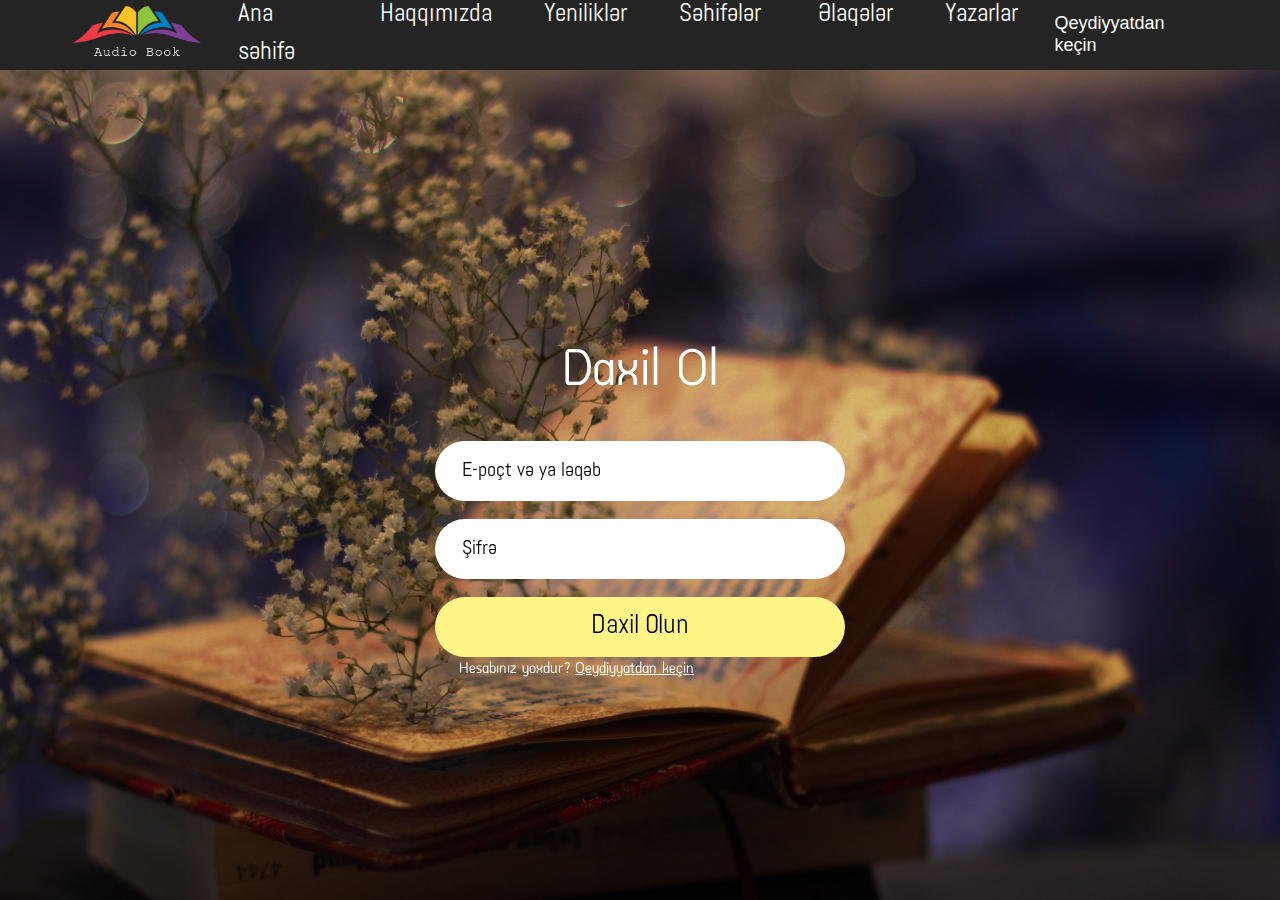
<file: login.html>
<!DOCTYPE html>
<html lang="en">

<head>
    <meta charset="UTF-8">
    <meta name="viewport" content="width=device-width, initial-scale=1.0">
    <meta http-equiv="X-UA-Compatible" content="ie=edge">
    <title>Daxil ol</title>
    <link rel="stylesheet" href="./css/style.css">
    <link rel="stylesheet" href="./css/animate.css">
    <link rel="stylesheet" href="https://stackpath.bootstrapcdn.com/bootstrap/4.3.1/css/bootstrap.min.css"
        integrity="sha384-ggOyR0iXCbMQv3Xipma34MD+dH/1fQ784/j6cY/iJTQUOhcWr7x9JvoRxT2MZw1T" crossorigin="anonymous">
    <link rel="stylesheet" href="https://use.fontawesome.com/releases/v5.8.1/css/all.css"
        integrity="sha384-50oBUHEmvpQ+1lW4y57PTFmhCaXp0ML5d60M1M7uH2+nqUivzIebhndOJK28anvf" crossorigin="anonymous">
    <script src="https://ajax.googleapis.com/ajax/libs/jquery/3.4.0/jquery.min.js"></script>
</head>

<body>
    <!-- header -->
    <header class="header-section">
        <div class="layer"></div>
        <div class="pop-up">
            <div class="main-pop-up">
                <h1>Daxil olundu</h1>
            </div>
        </div>
        <div class="navbar-t">
            <div class="logo">
                <a href="./index.html"><img src="img/bh-logo.png" alt=""></a>
            </div>
            <ul class="categories p-0 m-0">
                <li class="nav-menu"><a href="./index.html">Ana səhifə</a></li>
                <li class="nav-menu"><a href="./aboutus.html">Haqqımızda</a></li>
                <li class="nav-menu"><a href="./innovations.html">Yeniliklər</a></li>
                <li class="nav-menu"><a href="#">Səhifələr</a><i class="fas fa-chevron-down c_down"></i>
                    <div class="megamenu rounded-bottom">
                        <img class="drop-img rounded-left" src="img/megamenu-banner-301x510.jpg" alt="">
                        <ul class="dropdown-m mt-4">
                            <li><a href="./books.html"><i class="fas fa-arrow-right a_right"></i>Bədii</a></li>
                            <li><a href=""><i class="fas fa-arrow-right a_right"></i>Dedektiv</a></li>
                            <li><a href=""><i class="fas fa-arrow-right a_right"></i>Faciə</a></li>
                            <li><a href=""><i class="fas fa-arrow-right a_right"></i>Fantastik</a></li>
                            <li><a href=""><i class="fas fa-arrow-right a_right"></i>Fəlsəfə</a></li>
                            <li><a href=""><i class="fas fa-arrow-right a_right"></i>Komediya</a></li>
                            <li><a href=""><i class="fas fa-arrow-right a_right"></i>Kriminal</a></li>
                        </ul>
                        <ul class="dropdown-m mt-4 ml-2 mr-2">
                            <h1 class="headline">Kateqoriyalar</h1>
                            <li><a href=""><i class="fas fa-arrow-right a_right"></i>Mənzum</a></li>
                            <li><a href=""><i class="fas fa-arrow-right a_right"></i>Povest</a></li>
                            <li><a href=""><i class="fas fa-arrow-right a_right"></i>Psixalogiya</a></li>
                            <li><a href=""><i class="fas fa-arrow-right a_right"></i>Realizm</a></li>
                            <li><a href=""><i class="fas fa-arrow-right a_right"></i>Roman</a></li>
                            <li><a href=""><i class="fas fa-arrow-right a_right"></i>Triller</a></li>
                            <li><a href=""><i class="fas fa-arrow-right a_right"></i>Tarixi</a></li>
                        </ul>
                        <ul class="dropdown-m mt-4">
                            <li><a href=""><i class="fas fa-arrow-right a_right"></i>Bioqrafiya</a></li>
                            <li><a href=""><i class="fas fa-arrow-right a_right"></i>Bukinist</a></li>
                            <li><a href=""><i class="fas fa-arrow-right a_right"></i>Memarlığ</a></li>
                            <li><a href=""><i class="fas fa-arrow-right a_right"></i>Poeziya</a></li>
                            <li><a href=""><i class="fas fa-arrow-right a_right"></i>İncəsənət</a></li>
                            <li><a href=""><i class="fas fa-arrow-right a_right"></i>Tibb</a></li>
                            <li><a href=""><i class="fas fa-arrow-right a_right"></i>Din məxfilik</a></li>
                        </ul>
                    </div>
                </li>
                <li class="nav-menu"><a href="./contacts.html">Əlaqələr</a></li>
                <li class="nav-menu"><a href="./writers.html">Yazarlar</a></li>
            </ul>
            <div class="login-bar">
                <a href="./register.html">
                    <i class="fas fa-sign-in-alt text-white"></i>
                    <h3>Qeydiyyatdan keçin</h3>
                </a>
            </div>
        </div>
        <div class="tablet-menu">
            <i class="fas fa-bars i-bars"></i>
            <i class="fas fa-times i-times"></i>
            <a href="./index.html"><img src="img/logo.png" alt=""></a>
            <div class="r-menu d-flex">
                <i class="fas fa-search mr-4 src-i"></i>
                <i class="fas fa-times mr-4 src-i-two"></i>
                <a href="./register.html">
                    <i class="fas fa-sign-in-alt lgn-i"></i>
                </a>
            </div>
        </div>
        <div class="tablet-search-bar">
                <div class="position-fixed w-100">
                        <input id="src-inpt" type="text" placeholder="Axtarış">
                        <i class="fas fa-search"></i>
                </div>
            </div>
        <div class="left-menu">
            <ul class="left-menu-bar m-0 p-0 mt-2">
                <li class="nav-menu"><a href="./index.html">Ana səhifə</a></li>
                <li class="nav-menu"><a href="./aboutus.html">Haqqımızda</a></li>
                <li class="nav-menu"><a href="./innovations.html">Yeniliklər</a></li>
                <li class="nav-menu"><a>Səhifələr<i class="fas fa-chevron-down i_down"></i></a>
                    <div class="scroll-menu">
                        <ul class="nav-menu-bar p-0">
                            <li class="nav-menu-child"><a href="./books.html">Bədii</a></li>
                            <li class="nav-menu-child"><a href="">Dedektiv</a></li>
                            <li class="nav-menu-child"><a href="">Faciə</a></li>
                            <li class="nav-menu-child"><a href="">Fantastik</a></li>
                            <li class="nav-menu-child"><a href="">Fəlsəfə</a></li>
                            <li class="nav-menu-child"><a href="">Komediya</a></li>
                            <li class="nav-menu-child"><a href="">Kriminal</a></li>
                            <li class="nav-menu-child"><a href="">Mənzum</a></li>
                            <li class="nav-menu-child"><a href="">Povest</a></li>
                            <li class="nav-menu-child"><a href="">Psixalogiya</a></li>
                            <li class="nav-menu-child"><a href="">Realizm</a></li>
                            <li class="nav-menu-child"><a href="">Roman</a></li>
                            <li class="nav-menu-child"><a href="">Triller</a></li>
                            <li class="nav-menu-child"><a href="">Tarixi</a></li>
                            <li class="nav-menu-child"><a href="">Bioqrafiya</a></li>
                            <li class="nav-menu-child"><a href="">Bukinist</a></li>
                            <li class="nav-menu-child"><a href="">Memarlığ</a></li>
                            <li class="nav-menu-child"><a href="">Poeziya</a></li>
                            <li class="nav-menu-child"><a href="">İncəsənət</a></li>
                            <li class="nav-menu-child"><a href="">Tibb</a></li>
                            <li class="nav-menu-child"><a href="">Din məxfilik</a></li>
                        </ul>
                    </div>
                </li>
                <li class="nav-menu"><a href="./contacts.html">Əlaqələr</a></li>
                <li class="nav-menu"><a href="./writers.html">Yazarlar</a></li>
            </ul>
        </div>
    </header>
    <!-- //header -->
    <!-- contact-section -->
    <div class="login-section">
        <div class="login-menu">
            <div class="container">
                <div class="row">
                    <div class="col-sm-12 col-md12 col-lg-12">
                        <div class="main-login-bar">
                            <div class="form-login bounceInDown wow">
                                <h1>Daxil Ol</h1>
                                <input class="login-input" placeholder="E-poçt və ya ləqəb" type="text">
                                <input class="login-input" placeholder="Şifrə" type="text">
                                <button class="login-btn">Daxil Olun</button>
                                <p>Hesabınız yoxdur? <a href="./register.html">Qeydiyyatdan keçin</a></p>
                                <!-- <button class="reg-pass-btn">Qeydiyyatdan keçin</button> -->
                            </div>
                        </div>
                    </div>
                </div>
            </div>
        </div>
    </div>
    <!-- /contact-section -->
    <!-- //footer-section -->
    <script src="https://ajax.aspnetcdn.com/ajax/jQuery/jquery-3.4.0.min.js"></script>
    <script src="./js/main.js"></script>
    <script src="./js/wow.js"></script>
    <script>
        new WOW().init();
    </script>
</body>

</html>
</file>
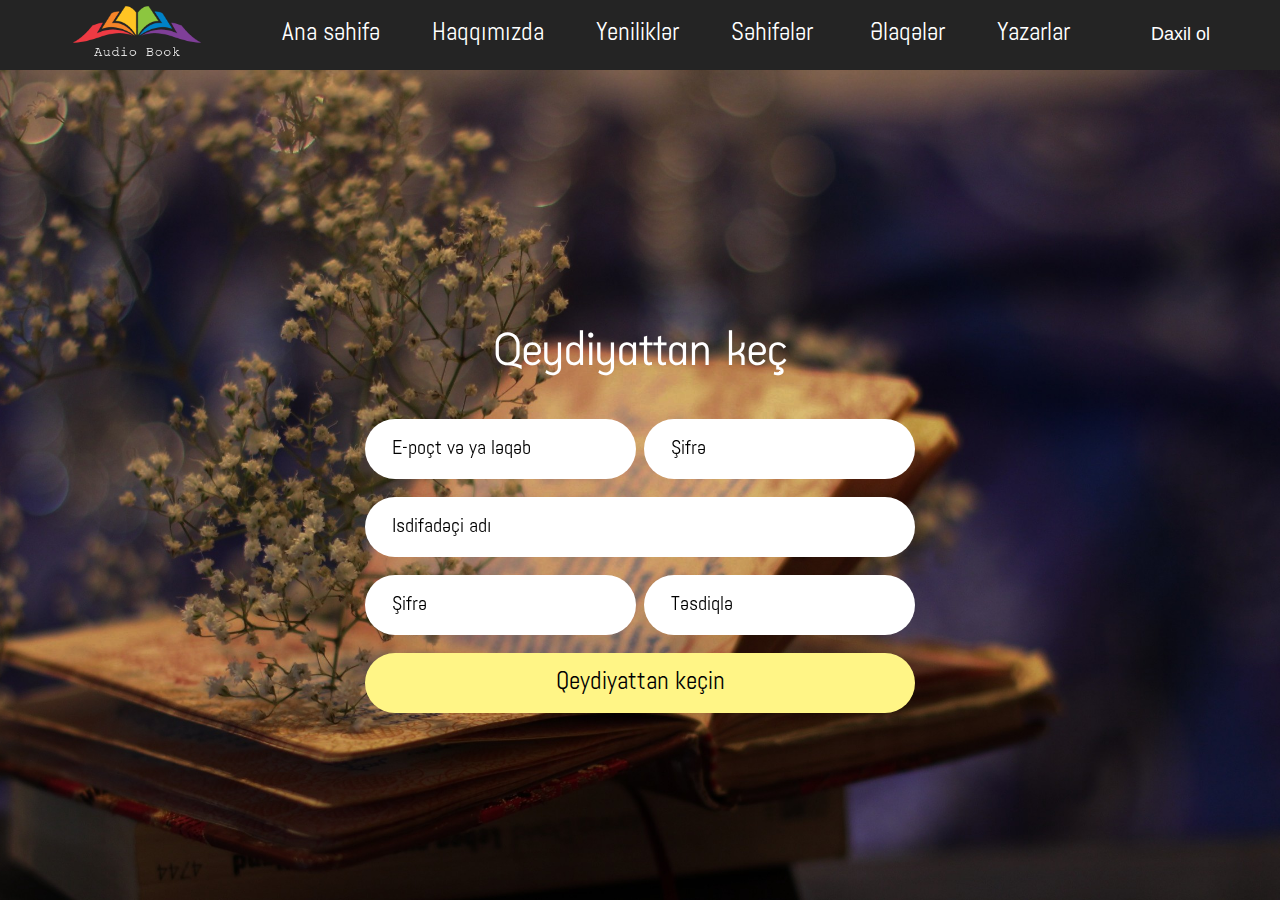
<file: register.html>
<!DOCTYPE html>
<html lang="en">

<head>
    <meta charset="UTF-8">
    <meta name="viewport" content="width=device-width, initial-scale=1.0">
    <meta http-equiv="X-UA-Compatible" content="ie=edge">
    <title>Qeydiyattan keçin</title>
    <link rel="stylesheet" href="./css/style.css">
    <link rel="stylesheet" href="./css/animate.css">
    <link rel="stylesheet" href="https://stackpath.bootstrapcdn.com/bootstrap/4.3.1/css/bootstrap.min.css"
        integrity="sha384-ggOyR0iXCbMQv3Xipma34MD+dH/1fQ784/j6cY/iJTQUOhcWr7x9JvoRxT2MZw1T" crossorigin="anonymous">
    <link rel="stylesheet" href="https://use.fontawesome.com/releases/v5.8.1/css/all.css"
        integrity="sha384-50oBUHEmvpQ+1lW4y57PTFmhCaXp0ML5d60M1M7uH2+nqUivzIebhndOJK28anvf" crossorigin="anonymous">
    <script src="https://ajax.googleapis.com/ajax/libs/jquery/3.4.0/jquery.min.js"></script>
</head>

<body>
    <!-- header -->
    <header class="header-section">
        <div class="layer"></div>
        <div class="pop-up">
            <div class="main-pop-up">
                <h1>Uğurlu keçid</h1>
            </div>
        </div>
        <div class="navbar-t">
            <div class="logo">
                <a href="./index.html"><img src="img/bh-logo.png" alt=""></a>
            </div>
            <ul class="categories p-0 m-0">
                <li class="nav-menu"><a href="./index.html">Ana səhifə</a></li>
                <li class="nav-menu"><a href="./aboutus.html">Haqqımızda</a></li>
                <li class="nav-menu"><a href="./innovations.html">Yeniliklər</a></li>
                <li class="nav-menu"><a href="#">Səhifələr</a><i class="fas fa-chevron-down c_down"></i>
                    <div class="megamenu rounded-bottom">
                        <img class="drop-img rounded-left" src="img/megamenu-banner-301x510.jpg" alt="">
                        <ul class="dropdown-m mt-4">
                            <li><a href="./books.html"><i class="fas fa-arrow-right a_right"></i>Bədii</a></li>
                            <li><a href=""><i class="fas fa-arrow-right a_right"></i>Dedektiv</a></li>
                            <li><a href=""><i class="fas fa-arrow-right a_right"></i>Faciə</a></li>
                            <li><a href=""><i class="fas fa-arrow-right a_right"></i>Fantastik</a></li>
                            <li><a href=""><i class="fas fa-arrow-right a_right"></i>Fəlsəfə</a></li>
                            <li><a href=""><i class="fas fa-arrow-right a_right"></i>Komediya</a></li>
                            <li><a href=""><i class="fas fa-arrow-right a_right"></i>Kriminal</a></li>
                        </ul>
                        <ul class="dropdown-m mt-4 ml-2 mr-2">
                            <h1 class="headline">Kateqoriyalar</h1>
                            <li><a href=""><i class="fas fa-arrow-right a_right"></i>Mənzum</a></li>
                            <li><a href=""><i class="fas fa-arrow-right a_right"></i>Povest</a></li>
                            <li><a href=""><i class="fas fa-arrow-right a_right"></i>Psixalogiya</a></li>
                            <li><a href=""><i class="fas fa-arrow-right a_right"></i>Realizm</a></li>
                            <li><a href=""><i class="fas fa-arrow-right a_right"></i>Roman</a></li>
                            <li><a href=""><i class="fas fa-arrow-right a_right"></i>Triller</a></li>
                            <li><a href=""><i class="fas fa-arrow-right a_right"></i>Tarixi</a></li>
                        </ul>
                        <ul class="dropdown-m mt-4">
                            <li><a href=""><i class="fas fa-arrow-right a_right"></i>Bioqrafiya</a></li>
                            <li><a href=""><i class="fas fa-arrow-right a_right"></i>Bukinist</a></li>
                            <li><a href=""><i class="fas fa-arrow-right a_right"></i>Memarlığ</a></li>
                            <li><a href=""><i class="fas fa-arrow-right a_right"></i>Poeziya</a></li>
                            <li><a href=""><i class="fas fa-arrow-right a_right"></i>İncəsənət</a></li>
                            <li><a href=""><i class="fas fa-arrow-right a_right"></i>Tibb</a></li>
                            <li><a href=""><i class="fas fa-arrow-right a_right"></i>Din məxfilik</a></li>
                        </ul>
                    </div>
                </li>
                <li class="nav-menu"><a href="./contacts.html">Əlaqələr</a></li>
                <li class="nav-menu"><a href="./writers.html">Yazarlar</a></li>
            </ul>
            <div class="login-bar">
                <a href="./login.html">
                    <i class="fas fa-sign-in-alt text-white"></i>
                    <h3>Daxil ol</h3>
                </a>
            </div>
        </div>
        <div class="tablet-menu">
            <i class="fas fa-bars i-bars"></i>
            <i class="fas fa-times i-times"></i>
            <a href="./index.html"><img src="img/logo.png" alt=""></a>
            <div class="r-menu d-flex">
                <i class="fas fa-search mr-4 src-i"></i>
                <i class="fas fa-times mr-4 src-i-two"></i>
                <a href="./login.html">
                    <i class="fas fa-sign-in-alt lgn-i"></i>
                </a>
            </div>
        </div>
        <div class="tablet-search-bar">
                <div class="position-fixed w-100">
                        <input id="src-inpt" type="text" placeholder="Axtarış">
                        <i class="fas fa-search"></i>
                </div>
            </div>
        <div class="left-menu">
            <ul class="left-menu-bar m-0 p-0 mt-2">
                <li class="nav-menu"><a href="./index.html">Ana səhifə</a></li>
                <li class="nav-menu"><a href="./aboutus.html">Haqqımızda</a></li>
                <li class="nav-menu"><a href="./innovations.html">Yeniliklər</a></li>
                <li class="nav-menu"><a>Səhifələr<i class="fas fa-chevron-down i_down"></i></a>
                    <div class="scroll-menu">
                        <ul class="nav-menu-bar p-0">
                            <li class="nav-menu-child"><a href="./books.html">Bədii</a></li>
                            <li class="nav-menu-child"><a href="">Dedektiv</a></li>
                            <li class="nav-menu-child"><a href="">Faciə</a></li>
                            <li class="nav-menu-child"><a href="">Fantastik</a></li>
                            <li class="nav-menu-child"><a href="">Fəlsəfə</a></li>
                            <li class="nav-menu-child"><a href="">Komediya</a></li>
                            <li class="nav-menu-child"><a href="">Kriminal</a></li>
                            <li class="nav-menu-child"><a href="">Mənzum</a></li>
                            <li class="nav-menu-child"><a href="">Povest</a></li>
                            <li class="nav-menu-child"><a href="">Psixalogiya</a></li>
                            <li class="nav-menu-child"><a href="">Realizm</a></li>
                            <li class="nav-menu-child"><a href="">Roman</a></li>
                            <li class="nav-menu-child"><a href="">Triller</a></li>
                            <li class="nav-menu-child"><a href="">Tarixi</a></li>
                            <li class="nav-menu-child"><a href="">Bioqrafiya</a></li>
                            <li class="nav-menu-child"><a href="">Bukinist</a></li>
                            <li class="nav-menu-child"><a href="">Memarlığ</a></li>
                            <li class="nav-menu-child"><a href="">Poeziya</a></li>
                            <li class="nav-menu-child"><a href="">İncəsənət</a></li>
                            <li class="nav-menu-child"><a href="">Tibb</a></li>
                            <li class="nav-menu-child"><a href="">Din məxfilik</a></li>
                        </ul>
                    </div>
                </li>
                <li class="nav-menu"><a href="./contacts.html">Əlaqələr</a></li>
                <li class="nav-menu"><a href="./writers.html">Yazarlar</a></li>
            </ul>
        </div>
    </header>
    <!-- //header -->
    <!-- register-section -->
    <div class="register-section">
        <div class="register-menu">
            <div class="container">
                <div class="row">
                    <div class="col-sm-12 col-md-12 col-lg-12">
                        <div class="main-register-bar">
                            <div class="form-register bounceInDown wow">
                                <h1>Qeydiyattan keç</h1>
                                <div class="entry-menu d-flex">
                                    <input class="register-input mr-2" placeholder="E-poçt və ya ləqəb" type="text">
                                    <input class="register-input" placeholder="Şifrə" type="text">
                                </div>
                                <div class="username-bar">
                                    <input class="register-input" placeholder="İsdifadəçi adı" type="text">
                                </div>
                                <div class="pasword-menu d-flex">
                                    <input class="register-input mr-2" placeholder="Şifrə" type="text">
                                    <input class="register-input" placeholder="Təsdiqlə" type="text">
                                </div>
                                <div class="reg-btn-bar">
                                    <button class="register-btn">Qeydiyattan keçin</button>
                                </div>
                            </div>
                        </div>
                    </div>
                </div>
            </div>
        </div>
    </div>
    <!-- //footer-section -->
    <script src="https://ajax.aspnetcdn.com/ajax/jQuery/jquery-3.4.0.min.js"></script>
    <script src="./js/main.js"></script>
    <script src="./js/wow.js"></script>
    <script>
        new WOW().init();
    </script>
</body>

</html>
</file>
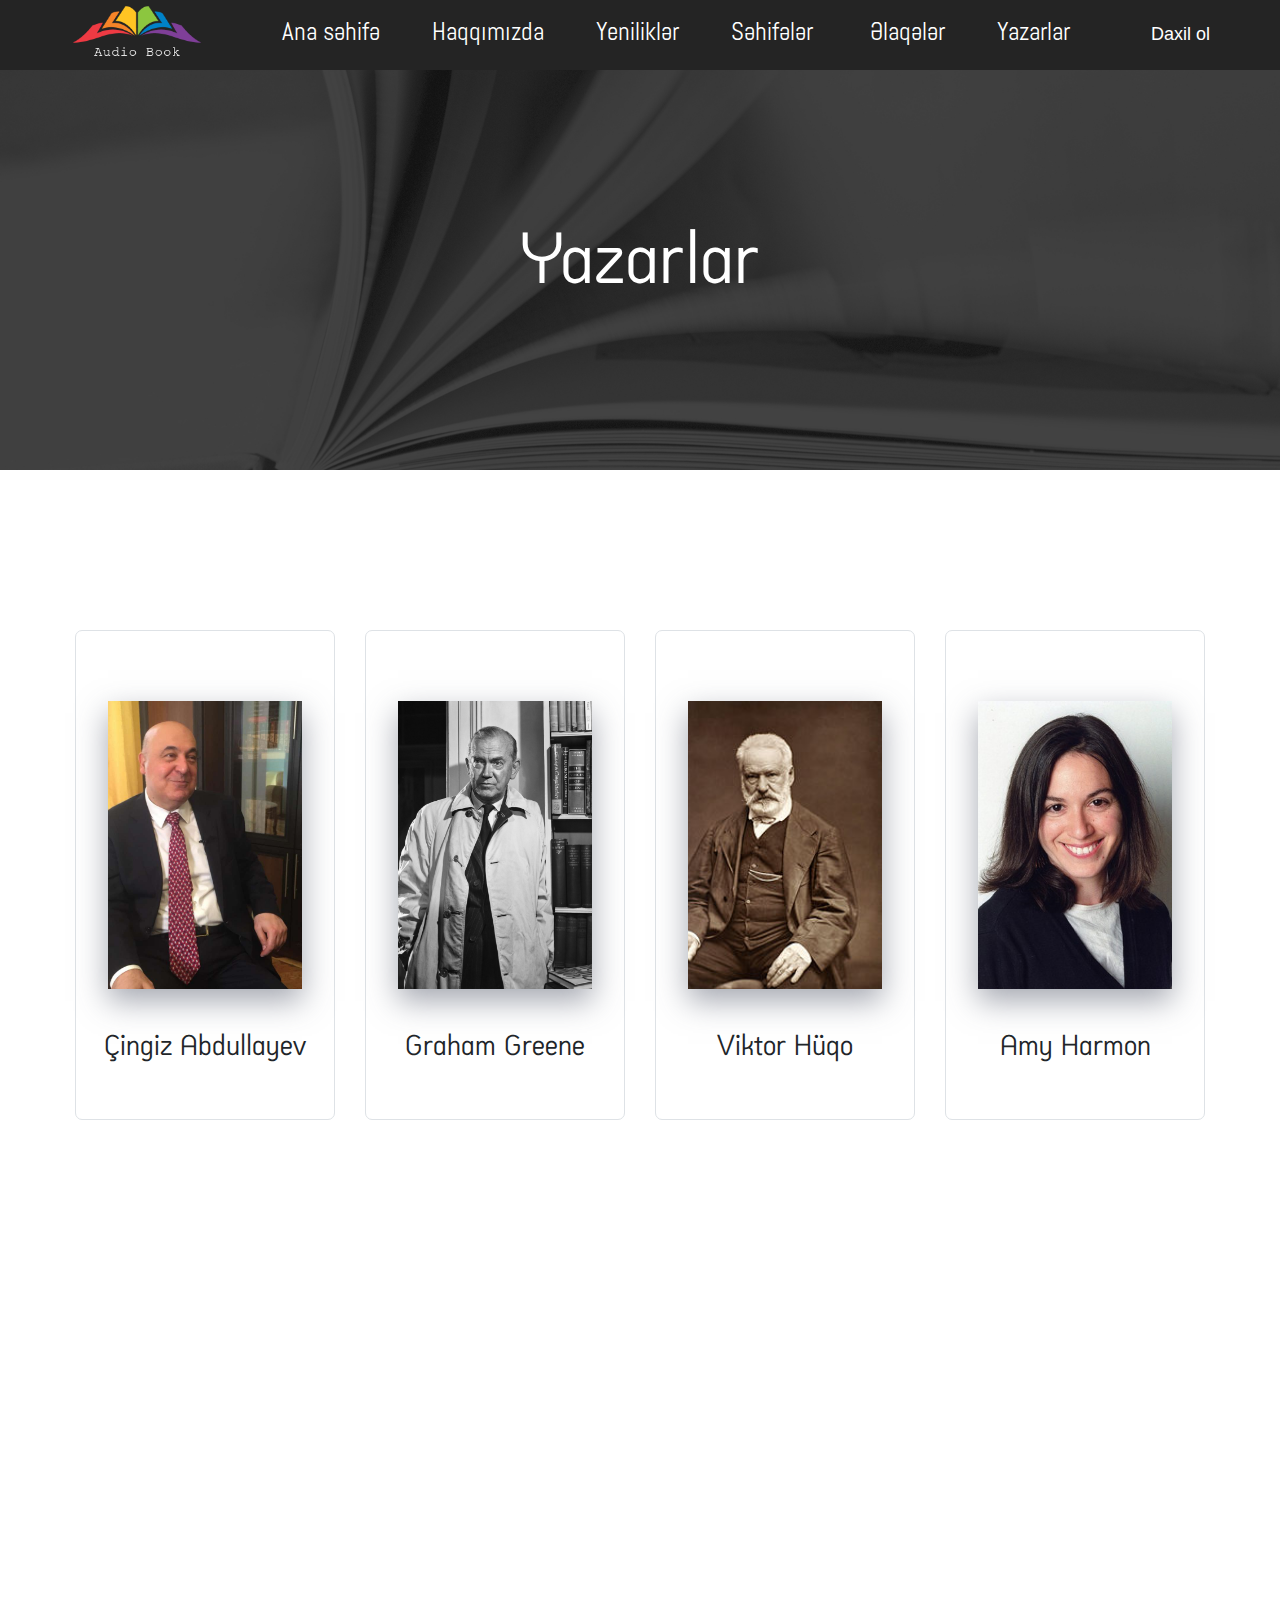
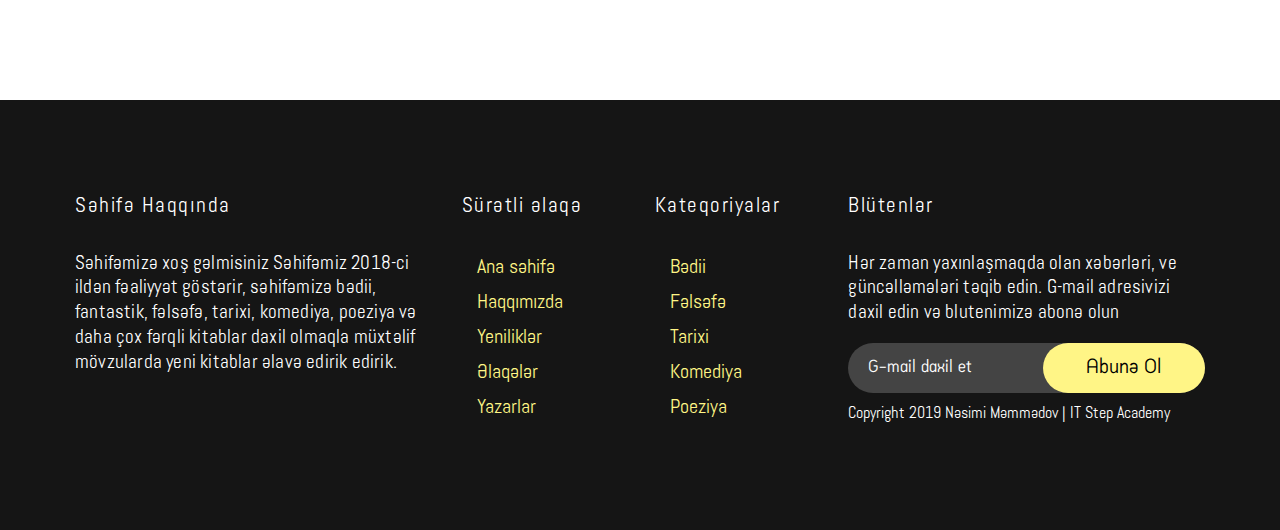
<file: writers.html>
<!DOCTYPE html>
<html lang="en">

<head>
    <meta charset="UTF-8">
    <meta name="viewport" content="width=device-width, initial-scale=1.0">
    <meta http-equiv="X-UA-Compatible" content="ie=edge">
    <title>Yazarlar</title>
    <link rel="stylesheet" href="./css/style.css">
    <link rel="stylesheet" href="./css/animate.css">
    <link rel="stylesheet" href="https://stackpath.bootstrapcdn.com/bootstrap/4.3.1/css/bootstrap.min.css"
        integrity="sha384-ggOyR0iXCbMQv3Xipma34MD+dH/1fQ784/j6cY/iJTQUOhcWr7x9JvoRxT2MZw1T" crossorigin="anonymous">
    <link rel="stylesheet" href="https://use.fontawesome.com/releases/v5.8.1/css/all.css"
        integrity="sha384-50oBUHEmvpQ+1lW4y57PTFmhCaXp0ML5d60M1M7uH2+nqUivzIebhndOJK28anvf" crossorigin="anonymous">
    <script src="https://ajax.googleapis.com/ajax/libs/jquery/3.4.0/jquery.min.js"></script>
</head>

<body>
    <!-- header -->
    <header class="header-section">
        <div class="layer"></div>
        <div class="navbar-t">
            <div class="logo">
                <a href="./index.html"><img src="img/bh-logo.png" alt=""></a>
            </div>
            <ul class="categories p-0 m-0">
                <li class="nav-menu"><a href="./index.html">Ana səhifə</a></li>
                <li class="nav-menu"><a href="./aboutus.html">Haqqımızda</a></li>
                <li class="nav-menu"><a href="./innovations.html">Yeniliklər</a></li>
                <li class="nav-menu"><a href="#">Səhifələr</a><i class="fas fa-chevron-down c_down"></i>
                    <div class="megamenu rounded-bottom">
                        <img class="drop-img rounded-left" src="img/megamenu-banner-301x510.jpg" alt="">
                        <ul class="dropdown-m mt-4">
                            <li><a href="./books.html"><i class="fas fa-arrow-right a_right"></i>Bədii</a></li>
                            <li><a href=""><i class="fas fa-arrow-right a_right"></i>Dedektiv</a></li>
                            <li><a href=""><i class="fas fa-arrow-right a_right"></i>Faciə</a></li>
                            <li><a href=""><i class="fas fa-arrow-right a_right"></i>Fantastik</a></li>
                            <li><a href=""><i class="fas fa-arrow-right a_right"></i>Fəlsəfə</a></li>
                            <li><a href=""><i class="fas fa-arrow-right a_right"></i>Komediya</a></li>
                            <li><a href=""><i class="fas fa-arrow-right a_right"></i>Kriminal</a></li>
                        </ul>
                        <ul class="dropdown-m mt-4 ml-2 mr-2">
                            <h1 class="headline">Kateqoriyalar</h1>
                            <li><a href=""><i class="fas fa-arrow-right a_right"></i>Mənzum</a></li>
                            <li><a href=""><i class="fas fa-arrow-right a_right"></i>Povest</a></li>
                            <li><a href=""><i class="fas fa-arrow-right a_right"></i>Psixalogiya</a></li>
                            <li><a href=""><i class="fas fa-arrow-right a_right"></i>Realizm</a></li>
                            <li><a href=""><i class="fas fa-arrow-right a_right"></i>Roman</a></li>
                            <li><a href=""><i class="fas fa-arrow-right a_right"></i>Triller</a></li>
                            <li><a href=""><i class="fas fa-arrow-right a_right"></i>Tarixi</a></li>
                        </ul>
                        <ul class="dropdown-m mt-4">
                            <li><a href=""><i class="fas fa-arrow-right a_right"></i>Bioqrafiya</a></li>
                            <li><a href=""><i class="fas fa-arrow-right a_right"></i>Bukinist</a></li>
                            <li><a href=""><i class="fas fa-arrow-right a_right"></i>Memarlığ</a></li>
                            <li><a href=""><i class="fas fa-arrow-right a_right"></i>Poeziya</a></li>
                            <li><a href=""><i class="fas fa-arrow-right a_right"></i>İncəsənət</a></li>
                            <li><a href=""><i class="fas fa-arrow-right a_right"></i>Tibb</a></li>
                            <li><a href=""><i class="fas fa-arrow-right a_right"></i>Din məxfilik</a></li>
                        </ul>
                    </div>
                </li>
                <li class="nav-menu"><a href="./contacts.html">Əlaqələr</a></li>
                <li class="nav-menu"><a href="./writers.html">Yazarlar</a></li>
            </ul>
            <div class="login-bar">
                <a href="./login.html">
                    <i class="fas fa-sign-in-alt text-white"></i>
                    <h3>Daxil ol</h3>
                </a>
            </div>
        </div>
        <div class="tablet-menu">
            <i class="fas fa-bars i-bars"></i>
            <i class="fas fa-times i-times"></i>
            <a href="./index.html"><img src="img/logo.png" alt=""></a>
            <div class="r-menu d-flex">
                <i class="fas fa-search mr-4 src-i"></i>
                <i class="fas fa-times mr-4 src-i-two"></i>
                <a href="./register.html">
                    <i class="fas fa-sign-in-alt lgn-i"></i>
                </a>
            </div>
        </div>
        <div class="tablet-search-bar">
                <div class="position-fixed w-100">
                        <input id="src-inpt" type="text" placeholder="Axtarış">
                        <i class="fas fa-search"></i>
                </div>
            </div>
        <div class="left-menu">
            <ul class="left-menu-bar m-0 p-0 mt-2">
                <li class="nav-menu"><a href="./index.html">Ana səhifə</a></li>
                <li class="nav-menu"><a href="./aboutus.html">Haqqımızda</a></li>
                <li class="nav-menu"><a href="./innovations.html">Yeniliklər</a></li>
                <li class="nav-menu"><a>Səhifələr<i class="fas fa-chevron-down i_down"></i></a>
                    <div class="scroll-menu">
                        <ul class="nav-menu-bar p-0">
                            <li class="nav-menu-child"><a href="./books.html">Bədii</a></li>
                            <li class="nav-menu-child"><a href="">Dedektiv</a></li>
                            <li class="nav-menu-child"><a href="">Faciə</a></li>
                            <li class="nav-menu-child"><a href="">Fantastik</a></li>
                            <li class="nav-menu-child"><a href="">Fəlsəfə</a></li>
                            <li class="nav-menu-child"><a href="">Komediya</a></li>
                            <li class="nav-menu-child"><a href="">Kriminal</a></li>
                            <li class="nav-menu-child"><a href="">Mənzum</a></li>
                            <li class="nav-menu-child"><a href="">Povest</a></li>
                            <li class="nav-menu-child"><a href="">Psixalogiya</a></li>
                            <li class="nav-menu-child"><a href="">Realizm</a></li>
                            <li class="nav-menu-child"><a href="">Roman</a></li>
                            <li class="nav-menu-child"><a href="">Triller</a></li>
                            <li class="nav-menu-child"><a href="">Tarixi</a></li>
                            <li class="nav-menu-child"><a href="">Bioqrafiya</a></li>
                            <li class="nav-menu-child"><a href="">Bukinist</a></li>
                            <li class="nav-menu-child"><a href="">Memarlığ</a></li>
                            <li class="nav-menu-child"><a href="">Poeziya</a></li>
                            <li class="nav-menu-child"><a href="">İncəsənət</a></li>
                            <li class="nav-menu-child"><a href="">Tibb</a></li>
                            <li class="nav-menu-child"><a href="">Din məxfilik</a></li>
                        </ul>
                    </div>
                </li>
                <li class="nav-menu"><a href="./contacts.html">Əlaqələr</a></li>
                <li class="nav-menu"><a href="./writers.html">Yazarlar</a></li>
            </ul>
        </div>
    </header>
    <!-- //header -->
    <!-- headline-section -->
    <div class="headline-section">
        <div class="container">
            <h1>Yazarlar</h1>
        </div>
    </div>
    <!-- //headline-section -->
    <!-- writers-section -->
    <div class="writers-section">
        <div class="container">
            <div class="main-menu">
                <div class="main-menu-child">
                    <div class="writers-bar-one">
                        <div class="row">
                            <div class="col-sm-12 col-md-6 col-lg-3">
                                <div class="writers-part bounceInUp wow">
                                    <img class="img-fluid" src="img/1071093.jpg" alt="">
                                    <h1>Çingiz Abdullayev</h1>
                                    <button class="writers-details"><a href="./aboutthewriter.html">Ətraflı</a></button>
                                </div>
                            </div>
                            <div class="col-sm-12 col-md-6 col-lg-3">
                                <div class="writers-part bounceInUp wow">
                                    <img class="img-fluid" src="img/4866622f3e3843183e58b9f41f6eb2c9.jpg" alt="">
                                    <h1>Graham Greene</h1>
                                    <button class="writers-details"><a href="">Ətraflı</a></button>
                                </div>
                            </div>
                            <div class="col-sm-12 col-md-6 col-lg-3">
                                <div class="writers-part bounceInUp wow">
                                    <img class="img-fluid" src="img/Victor_Hugo_by_Étienne_Carjat_1876_-_full.jpg"
                                        alt="">
                                    <h1>Viktor Hüqo</h1>
                                    <button class="writers-details"><a href="">Ətraflı</a></button>
                                </div>
                            </div>
                            <div class="col-sm-12 col-md-6 col-lg-3">
                                <div class="writers-part bounceInUp wow">
                                    <img class="img-fluid" src="img/AmyHarmon1.jpg" alt="">
                                    <h1>Amy Harmon</h1>
                                    <button class="writers-details"><a href="">Ətraflı</a></button>
                                </div>
                            </div>
                        </div>
                        <div class="writers-bar-two">
                            <div class="row">
                                <div class="col-sm-12 col-md-6 col-lg-3">
                                    <div class="writers-part bounceInUp wow">
                                        <img class="img-fluid" src="img/7145249.jpg" alt="">
                                        <h1>Elxan Elatlı</h1>
                                        <button class="writers-details"><a href="">Ətraflı</a></button>
                                    </div>
                                </div>
                                <div class="col-sm-12 col-md-6 col-lg-3">
                                    <div class="writers-part bounceInUp wow">
                                        <img class="img-fluid" src="img/N_Hill.jpg" alt="">
                                        <h1>Napoleon Hill</h1>
                                        <button class="writers-details"><a href="">Ətraflı</a></button>
                                    </div>
                                </div>
                                <div class="col-sm-12 col-md-6 col-lg-3">
                                    <div class="writers-part bounceInUp wow">
                                        <img class="img-fluid" src="img/hemingway-13096-portrait-medium.jpg" alt="">
                                        <h1>Ernest Hemingway</h1>
                                        <button class="writers-details"><a href="">Ətraflı</a></button>
                                    </div>
                                </div>
                                <div class="col-sm-12 col-md-6 col-lg-3">
                                    <div class="writers-part bounceInUp wow">
                                        <img class="img-fluid" src="img/2017-06-09-12-40-06p.jpg" alt="">
                                        <h1>Çingiz Aytmatov</h1>
                                        <button class="writers-details"><a href="">Ətraflı</a></button>
                                    </div>
                                </div>
                            </div>
                        </div>
                    </div>
                </div>
            </div>
        </div>
    </div>
    <!-- //writers-section -->
    <!-- footer-section -->
    <footer class="footer-section">
        <div class="container">
            <div class="main-menu">
                <div class="main-menu-child">
                    <div class="row">
                        <div class="col-sm-12 col-md-6 col-lg-4">
                            <div class="foot-menu">
                                <span>Səhifə Haqqında</span>
                                <p class="about">
                                    Səhifəmizə xoş gəlmisiniz Səhifəmiz 2018-ci ildən fəaliyyət göstərir,
                                    səhifəmizə
                                    bədii,
                                    fantastik, fəlsəfə, tarixi,
                                    komediya, poeziya
                                    və daha çox fərqli kitablar daxil olmaqla müxtəlif mövzularda yeni kitablar
                                    əlavə
                                    edirik
                                    edirik.</p>
                            </div>
                        </div>
                        <div class="col-sm-12 col-md-6 col-lg-2">
                            <div class="foot-menu">
                                <span>Sürətli əlaqə</span>
                                <ul class="p-0">
                                    <li><i class="fas fa-chevron-right"></i><a href="./index.html">Ana səhifə</a>
                                    </li>
                                    <li><i class="fas fa-chevron-right"></i><a href="./aboutus.html">Haqqımızda</a></li>
                                    <li><i class="fas fa-chevron-right"></i><a href="./innovations.html">Yeniliklər</a></li>
                                    <li><i class="fas fa-chevron-right"></i><a href="./contacts.html">Əlaqələr</a></li>
                                    <li><i class="fas fa-chevron-right"></i><a href="./writers.html">Yazarlar</a></li>
                                </ul>
                            </div>
                        </div>
                        <div class="col-sm-12 col-md-6 col-lg-2">
                            <div class="foot-menu">
                                <span>Kateqoriyalar</span>
                                <ul class="p-0">
                                    <li><i class="fas fa-chevron-right"></i><a href="./books.html">Bədii</a></li>
                                    <li><i class="fas fa-chevron-right"></i><a href="">Fəlsəfə</a></li>
                                    <li><i class="fas fa-chevron-right"></i><a href="">Tarixi</a></li>
                                    <li><i class="fas fa-chevron-right"></i><a href="">Komediya</a></li>
                                    <li><i class="fas fa-chevron-right"></i><a href="">Poeziya</a></li>
                                </ul>
                            </div>
                        </div>
                        <div class="col-sm-12 col-md-6 col-lg-4">
                            <div class="foot-menu">
                                <span>Blütenlər</span>
                                <p class="about">Hər zaman yaxınlaşmaqda olan xəbərləri, ve güncəlləmələri təqib
                                    edin.
                                    G-mail
                                    adresivizi daxil
                                    edin və blutenimizə abonə olun</p>
                                <div class="sub">
                                    <input class="sub-input" type="text" placeholder="G-mail daxil et">
                                    <button class="sub-btn">Abunə Ol</button>
                                </div>
                                <button class="pop-up-sub">
                                    <span class="sub-text">Abunə olundu</span>
                                    <i title="Abonəlikdən çıx" class="fas fa-times"></i>
                                </button>
                                <h1>Copyright <i class="far fa-copyright"></i> 2019 Nəsimi Məmmədov | IT Step Academy</h1>
                            </div>
                        </div>
                    </div>
                </div>
            </div>
        </div>
    </footer>
     <!-- //footer-section -->
     <script src="https://ajax.aspnetcdn.com/ajax/jQuery/jquery-3.4.0.min.js"></script>
     <script src="./js/main.js"></script>
     <script src="./js/wow.js"></script>
     <script>
         new WOW().init();
     </script>
</body>

</html>
</file>
<file: css/style.css>
body {
    margin: 0;
    padding: 0;
}

@media (min-width: 1200px) {
    .container {
        max-width: 1800px !important;
    }
}


#return-to-top {
    position: fixed;
    bottom: -5px;
    right: 20px;
    background: #FFF586;
    width: 50px;
    height: 50px;
    display: block;
    text-decoration: none;
    display: none;
    -webkit-transition: all 0.3s linear;
    -moz-transition: all 0.3s ease;
    -ms-transition: all 0.3s ease;
    -o-transition: all 0.3s ease;
    transition: all 0.3s ease;
    z-index: 9999;
}

#return-to-top i {
    color: black;
    margin: 0;
    position: relative;
    left: 16px;
    top: 13px;
    font-size: 19px;
    -webkit-transition: all 0.3s ease;
    -moz-transition: all 0.3s ease;
    -ms-transition: all 0.3s ease;
    -o-transition: all 0.3s ease;
    transition: all 0.3s ease;
}

#return-to-top:hover i {
    color: white;
}


#return-to-top:hover {
    background: rgba(0, 0, 0, 0.9);
}

@media (max-width: 768px) {
    #return-to-top {
        display: none !important;
    }
}

@font-face {
    font-family: abelreg;
    src: url(../fonts/Abel/Abel-Regular.otf);
}

@font-face {
    font-family: abelbold;
    src: url(../fonts/Abel/Abel-Bold.otf);
}

@font-face {
    font-family: banjaxmi;
    src: url(../fonts/Banjax/Banjax-Medium-Italic.otf);
}

@font-face {
    font-family: banjaxreg;
    src: url(../fonts/Banjax/Banjax-Regular.otf);
}

@font-face {
    font-family: archreg;
    src: url(../fonts/Arch/Arch-Regular.otf);
}

@font-face {
    font-family: antreg;
    src: url(../fonts/Antonio/Antonio-Regular.otf)
}

::-webkit-scrollbar {
    width: 12px;
}

::-webkit-scrollbar-thumb {
    background: #FFF586;
}

@media (max-width: 768px) {
    .popbook-section {
        padding: 60px 20px 60px 20px !important;
    }
}

a {
    text-decoration: none;
}

ul li {
    list-style: none;
}

.header-section {
    width: 100%;
    height: 70px;
}

.active {
    width: 100%;
    height: 100%;
    position: fixed;
    background: #000;
    opacity: 0.5;
    z-index: 10;
    cursor: pointer;
    transition: 1s;
}

@media (min-width: 992px) {
    .layer {
        display: none;
    }
}


@media (max-width: 992px) {
    .header-section {
        height: 60px;
    }
}

.header-section .categories {
    display: flex;
}

.header-section .categories .nav-menu {
    margin-left: 12px;
    margin-right: 12px;
    align-items: center;
    padding: 14px;
    font-size: 25px;
    font-family: abelreg;
    display: inline-block;
}

@media (max-width: 1260px) {
    .header-section .categories .nav-menu {
        font-size: 24px;
        margin-left: 0px;
        margin-right: 0px;
    }
}


@media (max-width: 1200px) {
    .header-section .categories .nav-menu {
        font-size: 2vw;
        margin-left: 4px;
        margin-right: 4px;
    }
}

.header-section .navbar-t {
    width: 100%;
    height: 70px;
    background-color: #242424;
    display: flex;
    justify-content: space-between;
    align-items: center;
    position: fixed;
    z-index: 999;
    padding-right: 70px;
    padding-left: 70px;
}

.header-section .navs-s .navbar-t {
    display: flex;
    justify-content: center;
    align-items: center;
}

.header-section .navs-s {
    width: 70px;
}

@media (max-width: 992px) {
    .header-section .navbar-t {
        display: none !important;
    }
}

@media (max-width: 1100px) {
    .header-section .navbar-t {
        padding-right: 30px;
        padding-left: 30px;
    }
}

.navbar-t .logo img {
    width: 150px;
    object-fit: contain;
    height: 70px;
    margin-left: -8px
}

.login-bar {
    display: flex;
    justify-content: flex-end;
    align-items: center;
    transition: 0.3s;
    cursor: pointer;
    transition: 0.2s;
}


.navbar-t .login-bar h3 {
    margin: 0;
    font-size: 18px;
    margin-left: 10px;
    color: white;
}

@media (max-width: 1200px) {
    .navbar-t .login-bar h3 {
        font-size: 17px;
    }
}

.header-section .navbar-t .nav-menu a {
    text-decoration: none;
    color: white;
}

.header-section .navbar-t .nav-menu .c_down {
    color: white;
    font-size: 13px;
    margin-left: 5px;
    margin-top: 5px;
}


.categories .nav-menu::after {
    content: '';
    display: block;
    width: 0;
    height: 3px;
    background: #FFF586;
    transition: .3s;
}

.categories .nav-menu:hover::after {
    width: 100%;
    transition: .3s;
    /* transform: translateY(-3px); */
}

.nav-menu .megamenu {
    display: flex;
    align-items: center;
    position: absolute;
    max-width: 1000px;
    width: 100%;
    height: 411px;
    background: #fff;
    box-shadow: 0 10px 15px 0 rgba(0, 0, 0, 0.15);
    border-radius: 5px;
    z-index: 10;
    visibility: hidden;
    opacity: 0;
    transition: 0.6s;
    left: 50%;
    -webkit-transform: translate(0%, 0);
    -moz-transform: translate(0%, 0);
    -ms-transform: translate(0%, 0);
    transform: translate(-50%, 0);
    top: 90px;
}

@media (max-width: 1050px) {
    .nav-menu .megamenu {
        max-width: 960px;
    }
}


.nav-menu:hover .megamenu {
    opacity: 1;
    visibility: visible;
    top: 70px;
}

.nav-menu .megamenu .dropdown-m li a {
    color: #242424;
    font-family: abelreg;
    font-size: 22px;
    border-bottom: solid;
    border-width: 1px;
    border-color: #dee2e6;
    line-height: 1.9;
    display: flex;
    align-items: center;
    width: 170px;
}

@media (max-width: 1050px) {
    .nav-menu .megamenu .dropdown-m li {
        width: 160px;
    }
}

.nav-menu .megamenu .dropdown-m .a_right {
    color: black;
    font-size: 14px;
    margin-left: -13px;
    opacity: 0;
    margin-right: 2px;
    transition: 0.3s;
}

.nav-menu .megamenu .dropdown-m li:hover .a_right {
    opacity: 1;
    margin-left: 0;
}

.nav-menu .megamenu .dropdown-m .headline {
    position: absolute;
    top: 10px;
    right: 281px;
    font-family: archreg;
    font-weight: 600;
    font-size: 32px;
}

@media (max-width: 1050px) {
    .nav-menu .megamenu .dropdown-m .headline {
        right: 251px;
    }
}

.nav-menu .megamenu .drop-img {
    height: 411px;
    width: 300px;
    object-fit: cover;
}

.navbar-b {
    width: 100%;
    height: 142px;
    background-color: white;
    padding-left: 60px;
    padding-right: 60px;
    display: flex;
    align-items: center;
    justify-content: space-between;
    transition: 0.5s;
}

@media (max-width: 1800px) {
    .navbar-b {
        padding-left: 20px;
        padding-right: 20px;
    }
}

@media (max-width: 992px) {
    .navbar-b {
        display: none;
    }
}

.navbar-b .logo img {
    width: 200px;
    object-fit: contain;
    height: 110px;
    margin-left: -8px
}

@media (max-width: 1200px) {
    .navbar-b .logo img {
        width: 155px;
        height: 78px;
        margin-top: 10px;
    }
}

.navbar-b .search-bar {
    position: relative;
    padding: 40px;
}

.navbar-b .search-bar input {
    width: 45vw;
    height: 62px;
    border: solid;
    border-width: 1px;
    border-radius: 50px;
    border-color: #e8e8e8;
    outline: 0;
    font-family: abelreg;
    font-size: 22px;
    padding-left: 55px;
}

.navbar-b .search-bar .src-bar {
    position: absolute;
    top: 61px;
    font-size: 20px;
    padding-left: 20px
}

.navbar-b .search-bar .src-btn {
    width: 137px;
    height: 50px;
    background-color: #FFF586;
    border-radius: 50px;
    position: absolute;
    border: none;
    outline: 0;
    top: 46px;
    right: 47px;
    font-family: abelreg;
    letter-spacing: 1.3px;
    font-size: 17px;
    transition: 0.4s;
    font-weight: bolder;
    color: black;
}

.navbar-b .search-bar .src-btn:hover {
    background-color: black;
    color: white;
}

.navbar-b .login-bar {
    display: flex;
    justify-content: flex-end;
    align-items: center;
    transition: 0.3s;
    width: 200px;
}

.login-bar:hover {
    color: rgba(21, 21, 21, 0.6);
}

.login-bar a {
    display: flex;
    align-items: center;
    text-decoration: none;
    justify-content: flex-end;
}


.login-bar a:hover {
    text-decoration: none;
}

.login-bar a i {
    font-size: 28px;
    color: black;
}

@media (max-width: 1200px) {
    .login-bar a i {
        font-size: 24px;
    }
}


.login-bar a h3 {
    margin-bottom: 2px;
    font-size: 19px;
    margin-left: 10px;
    color: black;
}

@media (max-width: 992px) {
    .tablet-menu {
        display: block !important;
        display: flex !important;
    }
}

.tablet-menu {
    width: 100%;
    height: 60px;
    background-color: white;
    box-shadow: 0 4px 24px 0 rgba(0, 0, 0, .2);
    z-index: 20;
    position: fixed;
    display: flex;
    justify-content: space-between;
    align-items: center;
    padding: 10px;
    display: none;
}

.tablet-menu a img {
    width: 122px;
    height: auto;
    object-fit: cover;
    position: absolute;
    left: 55px;
    top: 1px;
    display: none;
}

.tablet-menu .i-bars {
    font-size: 35px;
    cursor: pointer;
}


.tablet-menu .i-times {
    font-size: 35px;
    cursor: pointer;
    display: none;
}

/* .tablet-menu .ham-menu{
    width: 40px;
    height: 60px;
    display: flex;
    flex-direction: column;
    justify-content: center;
    align-items: center;
}

.tablet-menu .bars{
    cursor: pointer;
} */

/* .tablet-menu .bars .list-1{
    width:30px;
    height: 5px;
    background-color: #242424;
    border-radius: 10px;
}

.tablet-menu .bars .list-2{
    width:30px;
    height: 5px;
    background-color: #242424;
    margin-top: 4px;
    margin-bottom: 4px;
    border-radius: 10px;
}

.tablet-menu .bars .list-3{
    width:30px;
    height: 5px;
    background-color: #242424;
    border-radius: 10px;
} */

.tablet-menu .r-menu .src-i {
    color: #242424;
    font-size: 19px;
    cursor: pointer;
    z-index: 5;
    transition: 0.5s;
    opacity: 1;
}

.tablet-menu .r-menu .src-i-two {
    color: #242424;
    font-size: 21px;
    cursor: pointer;
    margin-top: 1px;
    position: absolute;
    right: 33px;
    transition: 0.5s;
    display: none;
}

.tablet-menu .r-menu .lgn-i {
    color: #242424;
    font-size: 19px;
    cursor: pointer;
}


.tablet-search-bar i {
    position: absolute;
    top: 21px;
    right: 13px;
    font-size: 20px;
    cursor: pointer;
}

.tablet-search-bar {
    position: relative;
    transition: 0.3s;
    top: 0px;
    z-index: 19;
    visibility: hidden;
}

@media (min-width: 992px) {
    .tablet-search-bar {
        display: none;
    }
}


.tablet-search-bar input {
    outline: 0;
    position: relative;
    width: 100%;
    height: 60px;
    background-color: white;
    border: none;
    font-family: abelreg;
    font-size: 20px;
    text-align: center;
    padding-left: 40px;
    padding-right: 40px;
    border-top: solid;
    border-bottom: solid;
    border-width: 1px;
    border-color: #cacaca;

}

@media (max-width: 992px) {
    .left-menu {
        display: block !important;
    }

}

.left-menu {
    width: 250px;
    height: 100%;
    background-color: white;
    position: fixed;
    left: -250px;
    z-index: 10;
    display: none;
    box-shadow: 3px 15px 20px 1px rgba(0, 0, 0, 0.29);
    top: 60px;
    padding-bottom: 60px;
}

.left-menu .left-menu-bar {
    display: flex;
    flex-direction: column;
}

.left-menu .left-menu-bar .nav-menu {
    position: relative;
}

.left-menu .left-menu-bar .nav-menu a {
    font-size: 22px;
    font-family: abelreg;
    color: #242424;
    display: flex;
    justify-content: space-between;
    line-height: 2.2;
    transition: 0.3s;
    padding-left: 9px;
    position: relative;
    flex-direction: column;
    text-decoration: none;
}

.left-menu .left-menu-bar .nav-menu a:hover {
    background: #fff586;
    cursor: pointer;
    color: #867b00;
}

.left-menu .left-menu-bar .nav-menu .access {
    color: black;
    text-decoration: none;
    transition: 0.3s;
    padding-left: 8px;
}

.left-menu .left-menu-bar .nav-menu .i_down {
    font-size: 17px;
    position: absolute;
    right: 26px;
    top: 16px;
    transition: 0.3s;
}

.left-menu .left-menu-bar .nav-menu-bar {
    margin-top: 4px;
    background-color: white;
    display: none;
}

.left-menu::-webkit-scrollbar {
    width: 8px;
}

.left-menu::-webkit-scrollbar-thumb {
    background: #FFF586;
}


.left-menu .left-menu-bar .nav-menu-bar .nav-menu-child {
    padding-left: 25px;
    border-top: 1px solid #f5f5f5;
    font-size: 18px;
    font-family: archreg;
    transition: 0.2s;
}

.left-menu .left-menu-bar .nav-menu-bar .nav-menu-child a {
    text-decoration: none;
    color: black;
    transition: 0.2s;
    font-size: 20px;
    font-family: abelreg;
}

.left-menu .left-menu-bar .nav-menu-bar .nav-menu-child:hover {
    background: #fff586;
    cursor: pointer;
    color: #867b00;
}

.left-menu .left-menu-bar .nav-menu-bar .nav-menu-child:hover a {
    color: #867b00;
}

/* //header */
/* video-section */
.gif-section {
    background-image: url(../img/2fabf3ceb5a35b51a70e27137d56e4d2.gif);
    width: 100%;
    height: 757px;
    background-repeat: no-repeat;
    background-size: cover;
    background-position: center;
    padding: 200px 0px 200px 200px;
}

.gif-section .web-visitors {
    height: 100%;
    display: flex;
    flex-direction: column;
    justify-content: center;
}

.gif-section .web-visitors p {
    color: white;
    font-size: 28px;
    font-family: archreg;
}

.gif-section .web-visitors h1 {
    color: white;
    font-size: 40px;
    font-family: archreg;
    margin-bottom: 17px;
}

@media (max-width: 500px) {
    .gif-section .web-visitors h1 {
      display: none;
    }
}

.gif-section .web-visitors .site-about {
    margin: 0;
}

@media (max-width: 992px) {
    .gif-section {
        height: 500px;
        padding: 70px !important;
    }
}

@media (max-width: 768px) {
    .gif-section {
        height: 350px;
        padding: 32px !important;
    }
}

@media (max-width: 1600px) {
    .gif-section .web-visitors p {
        font-size: 25px;
    }
}

@media (max-width: 1600px) {
    .gif-section .web-visitors h1 {
        font-size: 35px;
    }
}

@media (max-width: 1600px) {
    .gif-section {
        padding: 200px 70px 200px 70px;
    }
}

@media (max-width: 1200px) {
    .gif-section .web-visitors p {
        font-size: 22px;
    }
}

@media (max-width: 1200px) {
    .gif-section .web-visitors h1 {
        font-size: 30px;
    }
}

/* @media (max-width: 1200px) {
    .gif-section {
        padding: 200px 70px 200px 25px;
    }
} */

@media (max-width: 992px) {
    .gif-section .web-visitors h1 {
        font-size: 27px;
    }
}

@media (max-width: 992px) {
    .gif-section .web-visitors p {
        margin: 0;
        font-size: 20px;
    }
}

@media (max-width: 768px) {
    .gif-section .web-visitors h1 {
        font-size: 21px;
    }
}

@media (max-width: 768px) {
    .gif-section .web-visitors p {
        font-size: 17px;
    }
}

/* //video-section */
/* pop-book */
.popbook-section {
    width: 100%;
    text-align: center;
    padding: 60px;
    /* background-color: white; */
}

.popbook-section .popbook-one {
    margin-bottom: 30px;
}

@media (max-width: 768px) {
    .popbook-section {
        padding-left: 20px;
        padding-right: 20px;
    }
}


.popbook-section span {
    font-size: 45px;
    color: black;
    font-family: archreg;
    display: flex;
    flex-direction: column;
    align-items: center;
}

@media (max-width: 1600px) {
    .popbook-section span {
        font-size: 40px;
    }
}

@media (max-width: 1200px) {
    .popbook-section span {
        font-size: 34px;
    }
}

@media (max-width: 768px) {
    .popbook-section span {
        font-size: 30px;
    }
}

.popbook-section span hr {
    width: 90px;
    border-top: 4px solid black;
    margin: 0;
    margin-top: 30px;
    margin-bottom: 40px;
}

@media (max-width: 768px) {
    .popbook-section span hr {
        border-top: 3px solid black;
    }
}


.popbook-section .book-part {
    height: 490px;
    border: solid;
    border-width: 1px;
    border-color: #dee2e6;
    border-radius: 7px;
    padding-top: 70px;
    transition: all 0.4s cubic-bezier(0.52, 0.01, 0.16, 1) 0s;
    background-color: white;
    /* transition: 0.5s; */
}

@media (max-width: 1200px) {
    .popbook-section .book-part {
        height: 420px;
    }
}

@media (max-width: 992px) {
    .popbook-section .book-part {
        margin-bottom: 30px;
        height: 440px;
    }
}


.popbook-section .book-part:hover {
    padding-top: 50px;
    box-shadow: 0 4px 24px 0 rgba(0, 0, 0, .2);
    transform: scale(1.09);
}

.popbook-section .book-part:hover img {
    box-shadow: 0 18px 45px 0 rgba(76, 82, 99, .5);
    transform: scale(1.03);
}

.popbook-section .book-part:hover h1 {
    padding-top: 21px;
}


.popbook-section .book-part img {
    width: 194px;
    height: 288px;
    object-fit: cover;
    transition: .32s cubic-bezier(.55, .06, .68, .19) all;
    box-shadow: 0 12px 29px 0 rgba(76, 82, 99, .5);
    cursor: pointer;
}

@media (max-width: 1200px) {
    .popbook-section .book-part img {
        width: 160px;
        height: 240px;
    }
}

@media (max-width: 992px) {
    .popbook-section .book-part img {
        width: 174px;
        height: 260px;
    }
}

@media (max-width: 768px) {
    .popbook-section .book-part img {
        width: 190px;
        height: 260px;
    }
}


.popbook-section .book-part h1 {
    font-size: 28px;
    font-family: archreg;
    padding-top: 43px;
    margin: 0;
    transition: 0.5s;
}

@media (max-width: 1200px) {
    .popbook-section .book-part h1 {
        font-size: 22px;
    }
}

.popbook-section .book-part .details {
    width: 196px;
    height: 43px;
    border: none;
    outline: 0;
    background-color: #FFF586;
    border-radius: 50px;
    transition: 0.5s;
    opacity: 0;
    cursor: pointer;
    transition: 0.5s;
    margin-top: 0;
}

@media (max-width: 1200px) {
    .popbook-section .book-part .details {
        width: 160px;
    }
}

.popbook-section .book-part:hover .details {
    opacity: 1;
    margin-top: 20px;
}

.popbook-section .book-part .details:hover {
    background-color: black;
}

.popbook-section .book-part .details:hover a {
    color: white;
}

.popbook-section .book-part .details a {
    color: black;
    font-family: archreg;
    text-decoration: none;
    font-size: 25px;
    letter-spacing: 2px;
}

@media (max-width: 1200px) {
    .popbook-section .book-part .details a {
        font-size: 20px;
    }
}

.popbook-section .main-menu {
    width: 100%;
    display: flex;
    justify-content: center;
}

.popbook-section .main-menu .main-menu-child {
    width: 1500px;
}

/* //pop-book */
/* news-section */
.news-section {
    background-image: url(../img/bg-06.jpg);
    width: 100%;
    background-size: cover;
    background-repeat: no-repeat;
    background-position: bottom;
    padding: 160px 60px 160px 60px;
    position: relative;
}

@media (max-width: 1200px) {
    .news-section {
        padding: 80px 20px 80px 20px;
    }
}

@media (max-width: 767px) {
    .news-section .main-menu-child {
        flex-direction: column !important;
        display: block !important;
    }
}

.news-section .sub-section h1 {
    color: white;
    font-family: antreg;
    font-size: 50px;
    line-height: 1.3;
}

.news-section .sub-section hr {
    width: 90px;
    margin-top: 1rem;
    margin-bottom: 1rem;
    border-top: 3px solid #FFF586;
    margin: 0;
    margin-bottom: 40px;
    margin-top: 40px;
}

@media (max-width: 1600px) {
    .news-section .sub-section hr {
        margin-bottom: 30px;
        margin-top: 30px;
    }
}

@media (max-width: 992px) {
    .news-section .sub-section hr {
        margin-bottom: 20px;
        margin-top: 20px;
    }
}

.news-section .sub-section p {
    color: white;
    font-family: archreg;
    font-size: 24px;
    line-height: 1.3;
}

.news-section .sub-section .e-mail-bar {
    width: 97%;
    height: 60px;
    padding-left: 27px;
    border: none;
    border-radius: 50px;
    outline: 0;
    background-color: rgba(255, 255, 255, .2);
    font-family: archreg;
    font-size: 20px;
    margin-bottom: 0;
    transition: 0.3s;
}

.news-section-child {
    margin-bottom: 35px;
}


@media (max-width: 992px) {
    .news-section .sub-section .e-mail-bar {
        height: 55px;
    }
}

@media (max-width: 992px) {
    .news-section .sub-section .e-mail-bar {
        height: 50px;
    }
}


.e-mail-bar::placeholder {
    color: white;
    opacity: 1;
}

@media (max-width:992px) {
    .news-section .sub-section .nw-sub-btn {
        height: 50px !important;
        font-size: 17px !important;
        margin-top: 18px !important;
    }
}

.news-section .sub-section .nw-sub-btn {
    width: 200px;
    height: 55px;
    border-radius: 50px;
    text-align: center;
    border: none;
    background-color: #fff586;
    font-family: archreg;
    letter-spacing: 2px;
    font-size: 20px;
    outline: 0;
    margin-top: 30px;
    transition: 0.5s;
}

.news-section .sub-section .nw-sub-btn-two:hover {
    background-color: black;
    color: white;
}

.news-section .sub-section .nw-sub-btn:hover {
    background-color: black;
    color: white;
}

.news-section .sub-section .nw-sub-btn-two a {
    color: black;
    text-decoration: none;
    transition: 0.5s;
}

@media (max-width:768px) {
    .news-section .nw-sub-btn-two {
        height: 45px !important;
        font-size: 19px;
    }
}


.news-section .nw-sub-btn-two {
    width: 200px;
    height: 50px;
    background-color: #FFF586;
    display: flex;
    justify-content: center;
    align-items: center;
    transition: 0.4s;
    display: none;
    border-radius: 50px;
    padding: 9px;
    text-align: center;
    font-size: 20px;
    font-family: archreg;
    border: none;
    outline: 0;
}

.news-section .nw-sub-btn-two i {
    margin-top: 3px;
    margin-left: 10px;
    font-size: 20px;
    cursor: pointer;
}

.news-section .follow-us h1 {
    color: white;
    font-family: antreg;
    font-size: 45px;
}

.news-section .follow-us hr {
    width: 90px;
    margin-top: 1rem;
    margin-bottom: 1rem;
    border-top: 3px solid #FFF586;
    margin: 0;
    margin-top: 40px;
    margin-bottom: 40px;
}

@media (max-width: 1600px) {
    .news-section .follow-us hr {
        margin-top: 30px;
        margin-bottom: 30px;
    }
}

@media (max-width: 992px) {
    .news-section .follow-us hr {
        margin-top: 20px;
        margin-bottom: 20px;
    }
}

.news-section .follow-us .social-news {
    display: flex;
    margin-top: 20px;
}

.news-section .follow-us .social-news .social-box-icon img {
    width: 30px;
    height: 30px;
    object-fit: cover;
    margin-right: 60px;
    margin-top: 6px;
}

@media (max-width: 992px) {
    .news-section .follow-us .social-news .social-box-icon img {
        margin-right: 25px;
        margin-top: 6px;
    }
}

@media (max-width: 768px) {
    .news-section .follow-us .social-news .social-box-icon img {
        margin-right: 15px;
        width: 25px;
        height: 25px;
    }
}

.news-section .follow-us .social-news .social-box-text a {
    color: white;
}

.news-section .follow-us .social-news .social-box-text p {
    color: white;
    font-family: archreg;
    font-size: 20px;
}

.news-section .follow-us .social-news span {
    color: #c2c2c3;
    display: flex;
    font-family: abelreg;
    margin-top: 10px;
}

.news-section .main-menu .main-menu-child {
    width: 1500px;
    display: flex;
    justify-content: space-between;
}

.news-section .main-menu {
    display: flex;
    width: 100%;
    justify-content: center;
}


@media (max-width: 1400px) {
    .news-section .sub-section h1 {
        font-size: 40px;
    }
}

@media (max-width: 1200px) {
    .news-section .sub-section h1 {
        font-size: 32px;
    }
}

@media (max-width: 992px) {
    .news-section .sub-section h1 {
        font-size: 30px;
    }
}

@media (max-width: 768px) {
    .news-section .sub-section h1 {
        font-size: 27px;
    }
}


@media (max-width: 1400px) {
    .news-section .sub-section p {
        font-size: 20px;
    }
}

@media (max-width: 1200px) {
    .news-section .sub-section p {
        font-size: 18px;
    }
}

@media (max-width: 1400px) {
    .news-section .follow-us h1 {
        font-size: 40px;
    }
}


@media (max-width: 1200px) {
    .news-section .follow-us h1 {
        font-size: 32px;
    }
}

@media (max-width: 992px) {
    .news-section .follow-us h1 {
        font-size: 30px;
    }
}

@media (max-width: 768px) {
    .news-section .follow-us h1 {
        font-size: 26px;
    }
}


@media (max-width: 1400px) {
    .news-section .follow-us .social-news .social-box-text p {
        font-size: 18px;
    }
}

@media (max-width: 1200px) {
    .news-section .follow-us .social-news .social-box-text p {
        font-size: 16px;
    }
}

@media (max-width: 992px) {
    .news-section .follow-us .social-news .social-box-text p {
        font-size: 15px;
    }
}

@media (max-width: 768px) {
    .news-section .follow-us .social-news .social-box-text p {
        font-size: 13px;
    }
}

/* //news-section */
/* book-and-reviews */
.book-and-reviews {
    display: flex;
    padding: 60px;
    flex-direction: column;
    /* background-color: #F5F5F5; */
}

@media (max-width: 1200px) {
    .book-and-reviews {
        padding: 60px 20px 60px 20px;
    }
}

.reviews {
    width: 85%;
}

.book-and-reviews .main-menu {
    width: 100%;
    display: flex;
    justify-content: center;
}

.book-and-reviews .main-menu-child {
    width: 1500px;
    display: flex;
}

@media (max-width: 1600px) {
    .book-and-reviews .main-menu-child {
        width: 1200px !important;
    }
}

@media (max-width: 768px) {
    .book-and-reviews .main-menu-child {
        display: block;
    }
}


.book-and-reviews .headline {
    display: flex;
    flex-direction: column;
    justify-content: center;
    align-items: center;
}

.book-and-reviews h1 {
    font-size: 45px;
    color: black;
    font-family: archreg;
    margin: 0;
}

@media (max-width: 1600px) {
    .book-and-reviews h1 {
        font-size: 40px
    }
}

@media (max-width: 1200px) {
    .book-and-reviews h1 {
        font-size: 34px
    }
}

@media (max-width: 768px) {
    .book-and-reviews h1 {
        font-size: 30px
    }
}

.book-and-reviews hr {
    width: 90px;
    border-top: 4px solid black;
    margin: 0;
    margin-top: 30px;
    margin-bottom: 65px;
}

@media (max-width: 768px) {
    .book-and-reviews hr {
        border-top: 3px solid black;
    }
}

@media (max-width: 768px) {
    .book-and-reviews .container .reviews {
        width: 100% !important;
    }
}

.book-and-reviews .books {
    overflow: hidden;
    position: relative;
    border-radius: 10px;
}

@media (max-width: 1200px) {
    .book-and-reviews .books {
        margin-left: 0 !important;
    }
}

.book-and-reviews .books .books-img {
    background-color: black;
}

@media (max-width: 1600px) {
    .book-and-reviews .books {
        width: 570px;
        margin: 0 auto;
    }
}

@media (max-width: 1200px) {
    .book-and-reviews .books {
        width: 450px;
    }
}


@media (max-width: 992px) {
    .book-and-reviews .books {
        width: 330px;
    }
}

@media (max-width: 768px) {
    .book-and-reviews .books {
        width: 100%;
        margin-bottom: 50px;
    }
}

.book-and-reviews .books .books-img .books-img-child {
    height: 640px;
    background-image: url(../img/landing-movie-13-868x640.jpg);
    background-repeat: no-repeat;
    background-size: cover;
    background-position: center;
    transition: 0.5s;
    display: flex;
    justify-content: center;
    align-items: center;
}

@media (max-width: 1600px) {
    .book-and-reviews .books .books-img .books-img-child {
        height: 420px;
        background-size: contain;
        opacity: 0.5;
    }
}

@media (max-width: 1200px) {
    .book-and-reviews .books .books-img .books-img-child {
        height: 332px;
    }
}

@media (max-width: 992px) {
    .book-and-reviews .books .books-img .books-img-child {
        height: 244px;
    }
}


@media (max-width: 768px) {
    .book-and-reviews .books .books-img .books-img-child {
        height: 398px;
        background-size: cover;
    }
}

@media (max-width: 1600px) {
    .book-and-reviews .books:hover .books-img-child {
        transform: none !important;
    }
}


.book-and-reviews .books:hover .books-img-child {
    transform: scale3d(1.05, 1.05, 1.05);
    opacity: 0.5;
}

.book-and-reviews .books h5 {
    font-family: abelreg;
    font-size: 21px;
    color: #ededed;
    position: absolute;
    top: 40px;
    left: 50px;
}

@media (max-width: 1600px) {
    .book-and-reviews .books h5 {
        font-size: 19px;
        top: 28px;
        left: 28px;
    }
}

.book-and-reviews .books .news {
    font-size: 40px;
    color: white;
    font-family: abelreg;
    line-height: 1;
    margin: 0;
    margin-bottom: 35px;
    text-decoration: none;
    transition: 0.3s;
}


@media (max-width: 1200px) {
    .book-and-reviews .books .news {
       font-size: 35px;
    }
}


@media (max-width: 992px) {
    .book-and-reviews .books .news {
       font-size: 25px;
    }
}


@media (max-width: 1600px) {
    .book-and-reviews .books .news:hover {
        color: #999999!important;
    }
}

@media (max-width: 1600px) {
    .book-and-reviews .books .news {
        color: black;
    }
}


@media (max-width: 768px) {
    .book-and-reviews .books .news {
        color: black;
        font-size: 30px !important;
    }
}

@media (max-width: 400px) {
    .book-and-reviews .books .news {
        color: black;
        font-size: 23px !important;
    }
}

.book-and-reviews .books .news:hover {
    color: #FFF586;
}

@media (max-width: 1600px) {
    .book-and-reviews .books p {
        font-size: 32px;
        margin-bottom: 20px;
        color: #242424;
    }
}

@media (max-width: 1200px) {
    .book-and-reviews .books p {
        font-size: 25px;
    }
}


.book-and-reviews .books .new {
    width: 60px;
    height: 23px;
    background-color: #FFF586;
    border-radius: 12px;
    display: flex;
    justify-content: center;
    align-items: center;
}

@media (max-width: 1600px) {
    .book-and-reviews .books .new {
        margin-bottom: 13px !important;
    }
}

.book-and-reviews .books a {
    font-family: archreg;
    text-decoration: none;
    color: black;
}

.book-and-reviews .books .hover-s {
    position: absolute;
    left: 50px;
    display: flex;
    flex-direction: column;
    width: 88%;
    top: 74%;
    transition: 0.5s;
    /* background-color: #f5f5f5; */
}

@media (max-width: 1600px) {
    .book-and-reviews .books .hover-s {
        display: flex;
        flex-direction: column;
        width: 100%;
        transition: 0.5s;
        position: relative;
        left: 0;
        padding: 16px;
        background-color: #f5f5f5;
    }
}

.book-and-reviews .books .hover-s span {
    color: #999999;
    font-family: abelreg;
    font-size: 18px;
}

@media (max-width: 500px) {
    .book-and-reviews .books .hover-s span {
        font-size: 16px;
    }
}

.book-and-reviews .books .details {
    width: 190px;
    height: 45px;
    border: none;
    outline: 0;
    background-color: #FFF586;
    border-radius: 50px;
    transition: 0.5s;
    cursor: pointer;
    transition: 0.5s;
    margin-top: 0;
    margin-top: 30px;
    transition: 0.3s
}

@media (max-width: 1600px) {
    .book-and-reviews .books .details {
        margin-top: 20px;
    }
}

.book-and-reviews .books .details:hover {
    background-color: black;
}

.book-and-reviews .books .details:hover a {
    color: white;
}

.book-and-reviews .books .details a {
    color: black;
    font-family: archreg;
    text-decoration: none;
    font-size: 23px;
    letter-spacing: 2px;
    transition: 0.3s
}

.book-and-reviews .books:hover .hover-s {
    top: 45%;
}

.book-and-reviews .new-books {
    display: flex;
    justify-content: flex-end;
}

.book-and-reviews .reviews h1 {
    font-family: abelreg;
    font-size: 36px;
    color: #7b7e82;
    text-align: center;
    margin-bottom: 20px;
}

@media (max-width: 1600px) {
    .book-and-reviews .reviews h1 {
        font-size: 32px;
    }
}

@media (max-width: 1200px) {
    .book-and-reviews .reviews h1 {
        font-size: 30px;
    }
}


.book-and-reviews .reviews p {
    color: black;
    font-family: archreg;
    font-size: 28px;
    margin: 0;
}

@media (max-width: 1600px) {
    .book-and-reviews .reviews p {
        font-size: 26px;
    }
}

@media (max-width: 1200px) {
    .book-and-reviews .reviews p {
        font-size: 24px;
    }
}

@media (max-width: 768px) {
    .book-and-reviews .reviews p {
        font-size: 22px;
    }
}



.book-and-reviews .reviews h3 {
    color: #C2C2C3;
    font-family: archreg;
    font-size: 22px;
    margin-bottom: 27px;
    text-align: left;
}

@media (max-width: 1600px) {
    .book-and-reviews .reviews h3 {
        font-size: 21px;
    }
}

@media (max-width: 1200px) {
    .book-and-reviews .reviews h3 {
        font-size: 19px;
    }
}


@media (max-width: 1200px) {
    .book-and-reviews .reviews h3 {
        font-size: 18px;
    }
}

/* //book-and-reviews */
/* on-the-site-section */
.on-the-site-menu {
    background-image: url(../img/landing-maritime-8-1132x832.jpg);
    width: 100%;
    height: 450px;
    display: flex;
    justify-content: center;
    align-items: center;
    background-size: cover;
    background-repeat: no-repeat;
    padding: 60px;
}

@media (max-width: 768px) {
    .on-the-site-menu {
        height: 100%;
        background-position: top;
        padding: 75px
    }
}

.on-the-site-menu .main-menu .main-menu-child {
    width: 1500px;
}

.on-the-site-section h1 {
    font-size: 45px;
    color: black;
    font-family: archreg;
    text-align: center;
}

@media (max-width: 1600px) {
    .on-the-site-section h1 {
        font-size: 40px;
    }
}

@media (max-width: 1200px) {
    .on-the-site-section h1 {
        font-size: 34px;
    }
}

@media (max-width: 768px) {
    .on-the-site-section h1 {
        font-size: 30px;
    }
}

.on-the-site-section hr {
    width: 90px;
    border-top: 4px solid black;
    margin: 0;
    margin-top: 30px;
    margin-bottom: 65px;
}

.on-the-site-section .headline {
    display: flex;
    flex-direction: column;
    justify-content: center;
    align-items: center;
}

.on-the-site-section .main-menu {
    width: 100%;
    display: flex;
    justify-content: center;
}

.on-the-site-section .progressing-bar {
    display: flex;
    flex-direction: column;
    justify-content: center;
    align-items: center;
}

@media (max-width: 768px) {
    .on-the-site-section .progressing-bar {
        margin-bottom: 23px !important;
        margin-top: 23px !important;

    }
}

.on-the-site-section .progressing-bar span {
    color: white;
    font-size: 55px;
    font-family: abelreg;
}

@media (max-width: 1600px) {
    .on-the-site-section .progressing-bar span {
        font-size: 50px;
    }
}


@media (max-width: 1200px) {
    .on-the-site-section .progressing-bar span {
        font-size: 46px;
    }
}

@media (max-width: 992px) {
    .on-the-site-section .progressing-bar span {
        font-size: 42px;
    }
}

@media (max-width: 768px) {
    .on-the-site-section .progressing-bar span {
        font-size: 40px;
    }
}


.on-the-site-section .progressing-bar p {
    color: white;
    font-size: 30px;
    font-family: abelreg;
    margin: 0;
}

@media (max-width: 1600px) {
    .on-the-site-section .progressing-bar p {
        font-size: 28px;
    }
}

@media (max-width: 1200px) {
    .on-the-site-section .progressing-bar p {
        font-size: 26px;
    }
}


@media (max-width: 992px) {
    .on-the-site-section .progressing-bar p {
        font-size: 24px;
    }
}

@media (max-width: 768px) {
    .on-the-site-section .progressing-bar p {
        font-size: 21px;
    }
}

.on-the-site-section .progressing-bar i {
    color: white;
    font-size: 43px;
    margin-bottom: 5px;
}

@media (max-width: 1600px) {
    .on-the-site-section .progressing-bar i {
        font-size: 40px;
    }
}

@media (max-width: 1200px) {
    .on-the-site-section .progressing-bar i {
        font-size: 37px;
    }
}

@media (max-width: 992px) {
    .on-the-site-section .progressing-bar i {
        font-size: 34px;
    }
}

@media (max-width: 768px) {
    .on-the-site-section .progressing-bar i {
        font-size: 31px;
    }
}

/* //on-the-site-section */
/* footer-section */
.footer-section {
    height: 430px;
    background-color: #151515;
    display: flex;
    justify-content: center;
    align-items: center;
    padding: 60px;
    position: relative;
}

.footer-section .pop-up-sub {
    width: 200px;
    height: 50px;
    background-color: #FFF586;
    display: flex;
    justify-content: center;
    align-items: center;
    transition: 0.4s;
    display: none;
    border-radius: 50px;
    padding: 9px;
    text-align: center;
    border: none;
    outline: 0;
}

.footer-section h1 {
    font-family: abelreg;
    color: white;
    font-size: 19px;
}

@media (max-width: 1600px) {
    .footer-section h1 {
        font-size: 16px;
    }
}


@media (max-width: 768px) {
    .footer-section .pop-up-sub {
        height: 45px;
    }
}


.footer-section .pop-up-sub .sub-text  {
    font-size: 21px !important;
    color: black !important;
    font-family: archreg !important;
}


.footer-section .pop-up-sub i {
    margin-top: 2px;
    margin-left: 10px;
    font-size: 20px;
    cursor: pointer;
}


@media (max-width: 992px) {
    .footer-section {
        height: 100%;
    }
}


@media (max-width: 768px) {
    .footer-section {
        padding: 60px 20px 60px 20px;
    }
}


.footer-section .main-menu {
    width: 100%;
    display: flex;
    justify-content: center;
}

.footer-section .main-menu .main-menu-child {
    width: 1500px;
    display: flex;
}

.footer-section .main-menu .about {
    font-size: 21px;
    color: white;
    font-family: abelreg;
    letter-spacing: 0.2px;
    margin-top: 30px;
    line-height: 1.3;
}

@media (max-width: 1600px) {
    .footer-section .main-menu .about {
        font-size: 19px;
    }
}

@media (max-width: 1200px) {
    .footer-section .main-menu .about {
        font-size: 19px;
    }
}

@media (max-width: 1100px) {
    .footer-section .main-menu .about {
        font-size: 19px;
    }
}

@media (max-width: 768px) {
    .footer-section .main-menu .about {
        margin-top: 10px;
    }
}

.footer-section .main-menu span {
    font-size: 28px;
    color: white;
    font-family: abelreg;
    letter-spacing: 1.5px;
}

@media (max-width: 1600px) {
    .footer-section .main-menu span {
        font-size: 26px !important;
    }
}

@media (max-width: 1350px) {
    .footer-section .main-menu span {
        font-size: 21px !important;
    }
}

@media (max-width: 1100px) {
    .footer-section .main-menu span {
        font-size: 19px !important;
    }
}

@media (max-width: 768px) {
    .footer-section .main-menu span {
        font-size: 18px !important;
    }
}


.footer-section .main-menu ul {
    margin-top: 30px;
}

@media (max-width: 768px) {
    .footer-section .main-menu ul {
        margin-top: 20px;
    }
}


.footer-section .main-menu ul li {
    display: flex;
    align-items: center;
    margin-top: 5px;
}

.footer-section .main-menu ul li a {
    font-family: abelreg;
    color: #FFF586;
    font-size: 22px;
    cursor: pointer;
    text-decoration: none;
    transition: 0.3s;
}

@media (max-width: 1600px) {
    .footer-section .main-menu ul li a {
        font-size: 20px;
    }
}

@media (max-width: 1200px) {
    .footer-section .main-menu ul li a {
        font-size: 18px;
    }
}

@media (max-width: 768px) {
    .footer-section .main-menu ul li a {
        font-size: 19px;
    }
}



.footer-section .main-menu ul li a:hover {
    color: rgba(255, 245, 134, 0.75);
}


.footer-section .main-menu ul li i {
    color: #c2c2c3;
    font-size: 12px;
    margin-right: 15px;
}

.footer-section .main-menu input {
    width: 100%;
    height: 50px;
    border-radius: 50px;
    border: none;
    padding-left: 20px;
    font-size: 21px;
    color: white;
    font-family: archreg;
    background-color: #444444;
    outline: 0px;
}

@media (max-width: 1600px) {
    .footer-section .main-menu input {
        font-size: 17px;
    }
}

@media (max-width: 768px) {
    .footer-section .main-menu input {
        height: 45px;
        font-size: 16px;
    }
}

.footer-section .main-menu .sub {
    position: relative;
    display: flex;
    margin-top: 16px;
    margin-bottom: 12px;
}

.footer-section .main-menu input::placeholder {
    color: white;
}

@media (max-width: 1200px) {
    .footer-section .main-menu .sub-btn {
        width: 130px !important;
        height: 48px !important;
        font-size: 18px !important;
    }
}


@media (max-width: 768px) {
    .footer-section .main-menu .sub-btn {
        width: 120px !important;
        height: 45px !important;
        font-size: 18px !important;
    }
}


.footer-section .main-menu .sub-btn {
    width: 162px;
    height: 50px;
    border-radius: 50px;
    border: none;
    background-color: #FFF586;
    color: black;
    font-size: 20px;
    font-family: archreg;
    outline: 0px;
    position: absolute;
    right: 0;
    transition: 0.3s;
}

.footer-section .main-menu .sub-btn:hover {
    background-color: #867b00;
}

@media (max-width: 768px) {
    .footer-section .main-menu .foot-menu {
        margin-top: 14px;
        margin-bottom: 20px;
    }
}

/* //footer-section */
/*-------------------------------------bookhome-css-section---------------------------------*/

/* header */
/* @media (min-width: 1200px) {
    .container-bh {
        max-width: 1400px !important;
        margin: 0 auto;
    }
} */

@media (max-width: 992px) {
    .header-section .two-navbar-t {
        display: none !important;
    }
}

/* //header */
/* headline-section */
.headline-section {
    background-image: url(../img/bg-06.jpg);
    height: 400px;
    display: flex;
    justify-content: center;
    align-items: center;
    background-size: cover;
    background-repeat: no-repeat;
    background-position: right;
}


@media (max-width: 768px) {
    .headline-section {
        height: 310px;
        background-position: top;
    }
}

.headline-section h1 {
    font-size: 70px;
    color: white;
    font-family: archreg;
    text-align: center;
}

.headline-section i {
    font-size: 45px;
    color: white;
    display: flex;
    justify-content: center;
    margin-bottom: 5px;
    /* display: none; */
}

/* @media (max-width: 768px) {
    .headline-section i {
        display: block;
        text-align: center;
    }
} */

@media (max-width: 1200px) {
    .headline-section h1 {
        font-size: 60px;
    }
}

@media (max-width: 768px) {
    .headline-section h1 {
        font-size: 50px;
    }
}

/* //headline-section */
/* audio-book */
.audio-book {
    width: 100%;
    padding: 135px 70px 70px 70px;
}

@media (max-width: 768px) {
    .audio-book {
        padding: 80px 20px 45px 20px;
    }
}

.audio-book .main-menu {
    width: 100%;
    display: flex;
    justify-content: center;
}

.audio-book .main-menu .main-menu-child {
    width: 1500px;
}

.audio-book .l-part {
    display: flex;
    justify-content: center;
}

@media (max-width: 992px) {
    .audio-book .l-part {
        margin-top: 10px;
    }
}

.audio-book .l-part img {
    width: 450px;
    height: 570px;
    object-fit: cover;
}

@media (max-width: 1200px) {
    .audio-book .l-part img {
        height: 422px !important;
    }
}

@media (max-width: 1600px) {
    .audio-book .l-part img {
        width: 400px;
        height: 544px !important;
    }
}

@media (max-width: 768px) {
    .audio-book .l-part img {
        width: 310px;
        height: 440px !important;
    }
}

.audio-book .r-part hr {
    width: 90px;
    margin-top: 1rem;
    margin-bottom: 1rem;
    border-top: 3px solid #424242;
    margin: 0;
    margin-bottom: 31px;
    margin-top: 35px;
}

.audio-book .r-part audio {
    outline: 0;
    margin-bottom: 13px;
    margin-top: 13px;
}

/* @media (max-width: 1200px) {
    .audio-book .r-part hr {
        margin-bottom: 10px;
        margin-top: 10px;
    }
} */

@media (max-width: 1345px) {
    .audio-book .r-part hr {
        display: none;
    }
}


.audio-book .r-part h1 {
    font-size: 40px;
    font-family: archreg;
}

@media (max-width: 1600px) {
    .audio-book .r-part h1 {
        font-size: 38px;
    }
}

@media (max-width: 1200px) {
    .audio-book .r-part h1 {
        font-size: 34px;
    }
}


.audio-book .r-part h2 {
    font-size: 35px;
    font-family: abelreg;
}


@media (max-width: 1600px) {
    .audio-book .r-part h2 {
        font-size: 31px;
    }
}

@media (max-width: 1200px) {
    .audio-book .r-part h2 {
        font-size: 28px;
    }
}

.audio-book .r-part p {
    font-size: 20px;
    font-family: abelreg;
    border-bottom: solid;
    border-width: 1px;
    border-color: #cacaca;
    margin-top: 10px;
}

@media (max-width: 1600px) {
    .audio-book .r-part p {
        font-size: 18px;
    }
}

@media (max-width: 1200px) {
    .audio-book .r-part p {
        font-size: 16px;
    }
}

@media (max-width: 768px) {
    .audio-book .r-part p {
        text-align: center;
        margin-bottom: 10px;
    }
}


.audio-book .audio-book-menu {
    width: 100%;
    display: flex;
    justify-content: center;
}

@media (max-width: 768px) {
    .audio-book .audio-book-menu {
        display: block;
    }
}

.audio-book .audio-book-menu .r-part {
    margin-left: 30px;
}

@media (max-width: 768px) {
    .audio-book .audio-book-menu .r-part {
        margin: 0;
        display: flex;
        flex-direction: column;
        align-items: center;
    }
}

.audio-book .audio-book-menu .comment-s {
    display: flex;
    width: 100%;
    flex-direction: column-reverse;
}

/* @media (max-width: 1345px) {
    .audio-book .audio-book-menu .comment-s {
        flex-direction: column-reverse;
    }
} */

.audio-book .audio-book-menu .comment-btn {
    margin-top: 10px;
}

.audio-book .audio-book-menu #comment {
    width: 100%;
    height: 80px;
    min-height: 90px;
    max-height: 120px;
    border-radius: 30px;
    outline: 0;
    padding: 15px;
    transition: 0.5s;
    color: black;
    font-family: abelreg;
    font-size: 20px;
}

@media (max-width: 1345px) {
    .audio-book .audio-book-menu #comment {
        margin-top: 10px;
    }
}


.audio-book .audio-book-menu .comment-part {
    height: 150px;
    width: 100%;
    display: flex;
    flex-direction: column;
    margin-right: 15px;
}

@media (max-width: 768px) {
    .audio-book .audio-book-menu .comment-part {
        height: 190px;
    }
}

.audio-book .audio-book-menu .nickname-part input {
    width: 100%;
    outline: 0;
    font-size: 20px;
    font-family: abelreg;
    color: black;
    border-radius: 50px;
    border: solid;
    border-width: 1px;
    border-color: rgb(169, 169, 169);
    padding-left: 15px;
    height: 41px;
    margin-bottom: 20px;
}

.audio-book .r-part .send {
    border: none;
    border-radius: 50px;
    background: #FFF586;
    width: 170px;
    height: 50px;
    font-family: abelreg;
    outline: 0;
    font-size: 22px;
    margin-right: 10px;
    display: none;
}

@media (max-width: 1470px) {
    .audio-book .r-part .send {
        width: 140px;
    }
}

@media (max-width: 861px) {
    .audio-book .r-part .send {
        width: 120px;
        margin-right: 0;
    }
}


.audio-book .r-part .cansel {
    border: none;
    border-radius: 50px;
    background: #FFF586;
    width: 170px;
    height: 50px;
    font-family: abelreg;
    outline: 0;
    font-size: 22px;
    display: none;
}

@media (max-width: 1470px) {
    .audio-book .r-part .cansel {
        width: 140px;
    }
}

@media (max-width: 768px) {
    .audio-book .r-part .cansel {
        width: 155px;
        height: 45px;
        font-size: 20px;
    }
}

@media (max-width: 768px) {
    .audio-book .r-part .send {
        width: 155px;
        height: 45px;
        font-size: 20px;
        margin-right: 5px;
    }
}

@media (max-width: 545px) {
    .audio-book .r-part .cansel {
        width: 135px;
        height: 43px;
        font-size: 19px;
    }
}

@media (max-width: 545px) {
    .audio-book .r-part .send {
        width: 135px;
        height: 43px;
        font-size: 19px;
    }
}


@media (max-width: 830px) {
    .audio-book .audio-book-menu .img_s {
        margin-bottom: 60px;
    }
}

/* //audio-book */
/* poopbook-section */
.main-pop-section {
    background: #f5f5f5;
    width: 100%;
    height: 100%;
}


@media (max-width: 830px) {
    .main-pop-section .popbook-section {
        margin: 0 !important;
        padding-top: 60px !important;
    }
}

.comment-m h5 {
    font-family: monospace;
    color: #9c8f00;
    margin-right: 30px;
    font-size: 19.5px;

}

.comment-m p {
    font-family: cursive;
}

.comment-section{
    margin-top: 10px;
    width: 100%;
}

.comment-section p{
    text-align: left!important;
}

/* //poopbook-section */
/*//-------------------------------------bookhome-css-section---------------------------------*/
/*-------------------------------------login-css-section---------------------------------*/
/* login-section */

@media (max-width: 992px) {
    .header-top-section .navbar-t .logo img {
        display: none;
    }
}

.login-section {
    position: fixed;
    overflow: hidden;
    display: flex;
    align-items: center;
}

.login-section .login-menu {
    width: 100vw;
    height: 100vh;
    background-position: right;
    background-image: url(../img/login-bg.jpg);
    background-repeat: no-repeat;
    background-size: cover;
    display: flex;
    align-items: center;
}

@media (max-width: 1600px) {
    .login-section .login-menu {
        background-position: center;
    }
}


.login-section .login-menu-bars {
    width: 100%;
    height: 100%;
}

.header-top-section .header-section {
    position: absolute;
}


.login-section .login-menu .main-login-bar {
    width: 100%;
    height: 700px;
    display: flex;
    justify-content: center;
    align-items: center;
}

.login-section .login-menu .main-login-bar h1 {
    color: white;
    font-size: 50px;
    font-family: archreg;
    margin-bottom: 20px;
}

.login-section .login-menu .main-login-bar .form-login {
    width: 410px;
    width: 410px;
    display: flex;
    flex-direction: column;
    align-items: center;
}

.login-section .login-menu .main-login-bar .form-login input {
    width: 100%;
    height: 60px;
    padding-left: 27px;
    border: none;
    border-radius: 50px;
    outline: 0;
    background-color: white;
    font-family: abelreg;
    font-size: 20px;
    margin-bottom: 0;
    transition: 0.3s;
    margin-top: 18px;
}

.login-section .login-menu .main-login-bar .form-login input::placeholder {
    color: black;
}

.login-section .login-menu .main-login-bar .form-login .login-btn {
    width: 100%;
    height: 60px;
    margin-top: 45px;
    border: none;
    border-radius: 50px;
    background-color: #FFF586;
    color: black;
    font-size: 27px;
    font-family: abelreg;
    outline: 0;
    transition: 0.4s;
}

.login-section .login-menu .main-login-bar .form-login .login-btn:hover {
    background-color: black;
    color: white;
}

@media (max-width: 1600px) {
    .login-section .login-menu .main-login-bar .form-login .login-btn {
        margin-top: 18px;
    }
}

.login-section .login-menu .main-login-bar .form-login p {
    color: white;
    font-size: 15px;
    font-family: archreg;
    padding-right: 127px;
    margin-top: 2px;
}

.login-section .login-menu .main-login-bar .form-login p a {
    /* text-decoration: none; */
    color: white;
    text-decoration: underline;
}

.login-section .login-menu .main-login-bar .form-login p a:hover {
    text-decoration: none;
}

/* //login-section */
/*//-------------------------------------login-css-section---------------------------------*/
/*-------------------------------------register-css-section---------------------------------*/
/* register-section */

.register-section .register-menu .main-register-bar {
    width: 100%;
    height: 700px;
    display: flex;
    justify-content: center;
    align-items: center;
}

.register-section {
    position: fixed;
    overflow: hidden;
    display: flex;
    align-items: center;
}

.register-section .register-menu {
    width: 100vw;
    height: 100vh;
    background-position: right;
    background-image: url(../img/login-bg.jpg);
    background-repeat: no-repeat;
    background-size: cover;
    display: flex;
    align-items: center;
}

.form-register {
    width: 550px;
}

@media (max-width: 1200px) {
    .form-register input {
        height: 55px !important;
    }
}

.form-register h1 {
    text-align: center;
    color: white;
    font-size: 50px;
    font-family: archreg;
    margin-bottom: 20px;
}

@media (max-width: 1600px) {
    .form-register h1 {
        font-size: 45px !important;
    }
}

@media (max-width: 1200px) {
    .form-register h1 {
        font-size: 43px !important;
    }
}

@media (max-width: 1200px) {
    .form-register h1 {
        font-size: 39px !important;
    }
}

.form-register .entry-menu input {
    width: 100%;
    height: 60px;
    padding-left: 27px;
    border: none;
    border-radius: 50px;
    outline: 0;
    font-family: abelreg;
    font-size: 20px;
    margin-bottom: 0;
    transition: 0.3s;
    margin-top: 18px;
    background-color: white;
    color: black;
}


.form-register .username-bar input {
    width: 100%;
    height: 60px;
    padding-left: 27px;
    border: none;
    border-radius: 50px;
    outline: 0;
    background-color: white;
    font-family: abelreg;
    font-size: 20px;
    margin-bottom: 0;
    transition: 0.3s;
    margin-top: 18px;
    color: black;
}

.form-register input::placeholder {
    color: black;
}

.form-register .pasword-menu input {
    width: 100%;
    height: 60px;
    padding-left: 27px;
    border: none;
    border-radius: 50px;
    outline: 0;
    background-color: white;
    font-family: abelreg;
    font-size: 20px;
    margin-bottom: 0;
    transition: 0.3s;
    margin-top: 18px;
}

.form-register .reg-btn-bar {
    width: 100%;
    display: flex;
    justify-content: center;
}

@media (max-width: 1600px) {
    .form-register .register-btn {
        margin-top: 18px !important;
    }
}


.form-register .reg-btn-bar .register-btn {
    width: 100%;
    height: 60px;
    margin-top: 45px;
    border: none;
    border-radius: 50px;
    background-color: #FFF586;
    color: black;
    font-size: 25px;
    font-family: abelreg;
    outline: 0;
    transition: 0.4s;
}

.form-register .reg-btn-bar .register-btn:hover {
    background-color: black;
    color: white;
}

@media (max-width: 1200px) {
    .form-register .register-btn {
        height: 55px !important;
        font-size: 23px !important;
        width: 75% !important;
    }
}

.form-register p {
    font-size: 16px;
    font-family: archreg;
    margin-top: 2px;
    color: white;
    text-align: center;
}

.form-register p a {
    color: white;
    text-decoration: underline;
}

/* register-section */
/*//-------------------------------------register-css-section---------------------------------*/
/*-------------------------------------aboutus-css-section---------------------------------*/
/* headline-section */
.headline-section h6 {
    color: white;
    text-align: center;
    font-size: 32px;
    font-family: archreg;
    margin: 0;
}

@media (max-width: 1200px) {
    .headline-section h6 {
        font-size: 27px;
    }
}

@media (max-width: 768px) {
    .headline-section h6 {
        font-size: 25px;
    }
}

/* //headline-section */
/* out-team-section */
.our-team-section {
    padding: 60px;
}

.our-team-section .main-menu {
    width: 100%;
    display: flex;
    justify-content: center;
}

.our-team-section .main-menu .main-menu-child {
    width: 1500px;
}


.our-team-section .headline {
    display: flex;
    justify-content: center;
    align-items: center;
    flex-direction: column;
}

.our-team-section .headline h1 {
    font-size: 45px;
    color: black;
    font-family: archreg;
}

@media (max-width: 1600px) {
    .our-team-section .headline h1 {
        font-size: 40px
    }
}

@media (max-width: 1200px) {
    .our-team-section .headline h1 {
        font-size: 34px
    }
}

@media (max-width: 768px) {
    .our-team-section .headline h1 {
        font-size: 30px
    }
}


.our-team-section .headline hr {
    width: 90px;
    border-top: 4px solid black;
    margin: 0;
    margin-top: 30px;
    margin-bottom: 50px;
}

@media (max-width: 768px) {
    .our-team-section .headline hr {
        margin-bottom: 10px;
    }
}


.our-team-section .voices-part {
    display: flex;
    flex-direction: column;
    align-items: center;
    justify-content: center;
}


@media (max-width: 768px) {
    .our-team-section .voices-part {
        margin-top: 40px;
    }
}

.our-team-section .voices-part img {
    width: 300px;
    height: 300px;
    border-radius: 4px;
    object-fit: cover;
    transition: 0.4s;
}

@media (max-width: 1600px) {
    .our-team-section .voices-part img {
        width: 270px;
        height: 270px;
    }
}


@media (max-width: 1200px) {
    .our-team-section .voices-part img {
        width: 210px;
        height: 210px;
    }
}

@media (max-width: 992px) {
    .our-team-section .voices-part img {
        width: 250px;
        height: 250px;
    }
}

@media (max-width: 768px) {
    .our-team-section .voices-part img {
        width: 270px;
        height: 270px;
    }
}

.our-team-section .voices-part h5 {
    margin-top: 25px;
    margin-bottom: 0;
}


.our-team-section .voices-part h5 a {
    color: black;
    font-family: abelreg;
    font-size: 27px;
    letter-spacing: 0.8px;
    text-decoration: none;
}

@media (max-width: 992px) {
    .our-team-section .voices-part h5 a {
        font-size: 23px;
    }
}

@media (max-width: 100px) {
    .our-team-section .voices-part h5 a {
        font-size: 26px;
    }
}

.our-team-section .voices-part .fonts {
    font-size: 17px;
    color: #838386;
    letter-spacing: 0.8px;
    font-family: archreg;
    margin-top: 3px;
}

@media (max-width: 1600px) {
    .our-team-section .voices-part .fonts {
        font-size: 16px;
    }
}

.our-team-section .voices-part .social-icons i {
    color: #C2C2C3;
    font-size: 20px;
    transition: 0.3s;
}

@media (max-width: 1600px) {
    .our-team-section .voices-part .social-icons i {
        font-size: 19px;
    }
}

.our-team-section .voices-part .social-icons {
    margin-top: 19px;
    display: flex;
    padding: 0;
}

.our-team-section .voices-part .social-icons li {
    margin-right: 30px;
}

@media (max-width: 1200px) {
    .our-team-section .voices-part .social-icons li {
        margin-right: 19px;
    }
}

@media (max-width: 992px) {
    .our-team-section .voices-part .social-icons li {
        margin-right: 26px;
    }
}

.our-team-section .voices-part .social-icons li:last-child {
    margin-right: 0;
}

.our-team-section .voices-part .social-icons a {
    text-decoration: none;
}


.our-team-section .voices-part .social-icons i:hover {
    color: black;
}

.our-team-section .voices-menu-two {
    margin-top: 70px;
}

/* //our-team-section */
/*//-------------------------------------aboutus-css-section---------------------------------*/
/*-------------------------------innovations-and-reviews-css-section-------------------------*/
/* innovations-and-reviews-section*/
.innovations-and-reviews-section {
    padding: 100px 0px 100px 0px;
    transition: 0.2s;
}

/* @media (max-width: 768px) {
    .innovations-and-reviews-section {
        padding: 125px 20px 125px 20px;
    }
} */

.innovations-and-reviews-section .main-menu {
    width: 100%;
    display: flex;
    justify-content: center;
}

.innovations-and-reviews-section .main-menu .main-menu-child {
    width: 1000px;
}

.innovations-and-reviews-section .reviews-part h1 {
    font-size: 38px;
    font-family: abelreg;
    margin: 0;
    line-height: 1;
}


@media (max-width: 1200px) {
    .innovations-and-reviews-section .reviews-part h1 {
        font-size: 37px;
    }
}

@media (max-width: 768px) {
    .innovations-and-reviews-section .reviews-part h1 {
        font-size: 29px;
    }
}

.innovations-and-reviews-section .news-and-reviews-part {
    /* background-color: #f5f5f5; */
    padding: 10px;
    border-radius: 7px;
    box-shadow: 1px 1px 20px 2px rgba(0, 0, 0, 0.15);
}

.innovations-and-reviews-section .reviews-part img {
    width: 100%;
    height: 650px;
    object-fit: cover;
    border-radius: 5px;
}


@media (max-width: 1600px) {
    .innovations-and-reviews-section .reviews-part img {
        height: 610px;
    }
}

@media (max-width: 1200px) {
    .innovations-and-reviews-section .reviews-part img {
        height: 550px;
    }
}

@media (max-width: 768px) {
    .innovations-and-reviews-section .reviews-part img {
        object-fit: contain;
        margin-bottom: 40px !important;
    }
}

@media (max-width: 768px) {
    .innovations-and-reviews-section .reviews-part img:last-child {
        margin-bottom: 0px;
    }
}

.innovations-and-reviews-section .reviews-part h3 {
    font-size: 22px;
    color: #888888;
    font-family: abelreg;
    margin-top: 25px;
    margin-bottom: 15px;
}

@media (max-width: 1600px) {
    .innovations-and-reviews-section .reviews-part h3 {
        font-size: 20px;
    }
}

@media (max-width: 1200px) {
    .innovations-and-reviews-section .reviews-part h3 {
        font-size: 18px;
    }
}

@media (max-width: 768px) {
    .innovations-and-reviews-section .reviews-part h3 {
        font-size: 16px;
        margin-bottom: 16px
    }
}


.innovations-and-reviews-section .reviews-part h3 i {
    font-size: 21px;
    margin-right: 10px;
}

.innovations-and-reviews-section .reviews-part p {
    font-size: 25px;
    font-family: abelreg;
    margin-bottom: 25px;
}

@media (max-width: 1600px) {
    .innovations-and-reviews-section .reviews-part p {
        font-size: 23px;
    }
}

@media (max-width: 1200px) {
    .innovations-and-reviews-section .reviews-part p {
        font-size: 21px;
    }
}

@media (max-width: 768px) {
    .innovations-and-reviews-section .reviews-part p {
        font-size: 19px;
    }
}


.innovations-and-reviews-section .comment-part {
    margin-top: 60px;
}

@media (max-width: 768px) {
    .innovations-and-reviews-section .comment-part {
        margin-top: 0px;
    }
}


.innovations-and-reviews-section .comment {
    margin-bottom: 40px;
    display: flex;
}


.innovations-and-reviews-section .comment-part h1 {
    text-align: center;
    font-size: 38px;
    font-family: archreg;
    letter-spacing: 2px;
    margin-bottom: 25px;
}


@media (max-width: 1200px) {
    .innovations-and-reviews-section .comment-part h1 {
        font-size: 37px;
    }
}

@media (max-width: 768px) {
    .innovations-and-reviews-section .comment-part h1 {
        font-size: 29px;
    }
}

.innovations-and-reviews-section .comment .comment {
    display: flex;
}

.innovations-and-reviews-section .comment .comment-avatar img {
    width: 80px;
    height: 80px;
    object-fit: cover;
    border-radius: 50px;
}

@media (max-width: 1600px) {
    .innovations-and-reviews-section .comment .comment-avatar img {
        width: 70px;
        height: 70px;
    }
}

@media (max-width: 1200px) {
    .innovations-and-reviews-section .comment .comment-avatar img {
        width: 60px;
        height: 60px;
    }
}

@media (max-width: 768px) {
    .innovations-and-reviews-section .comment .comment-avatar img {
        width: 50px;
        height: 50px;
    }
}


.innovations-and-reviews-section .comment .comment-avatar {
    margin-right: 32px;
}

.innovations-and-reviews-section .comment .comment-avatar h4 {
    font-size: 20px;
    font-family: 18px;
    font-family: archreg;
}

.innovations-and-reviews-section .comment-body .comment-header {
    display: flex;
    margin-bottom: 7px;
}

.innovations-and-reviews-section .comment .comment-header h4 {
    font-family: monospace;
    color: #9c8f00;
    margin-right: 30px;
    font-size: 19.5px;
}

@media (max-width: 1200px) {
    .innovations-and-reviews-section .comment .comment-header h4 {
        font-size: 17px;
    }
}

@media (max-width: 768px) {
    .innovations-and-reviews-section .comment .comment-header h4 {
        font-size: 16px;
    }
}

.innovations-and-reviews-section .comment .comment-header i {
    font-family: monospace;
    color: #7b7e82;
    margin-right: 30px;
    font-size: 16px;
}

@media (max-width: 1200px) {
    .innovations-and-reviews-section .comment .comment-header i {
        font-size: 17px;
    }
}

@media (max-width: 768px) {
    .innovations-and-reviews-section .comment .comment-header i {
        font-size: 16px;
    }
}

.innovations-and-reviews-section .comment .comment-text p {
    font-family: abelreg;
    font-size: 19px;
}

@media (max-width: 1200px) {
    .innovations-and-reviews-section .comment .comment-text p {
        font-size: 18px;
    }
}

@media (max-width: 768px) {
    .innovations-and-reviews-section .comment .comment-text p {
        font-size: 16px;
    }
}

.innovations-and-reviews-section .comment .comment-footer a {
    font-family: archreg;
    font-size: 20px;
    text-decoration: none;
    color: #867b00;
    cursor: pointer;
    transition: 0.2s;
}

@media (max-width: 1200px) {
    .innovations-and-reviews-section .comment .comment-footer a {
        font-size: 18px;
    }
}

@media (max-width: 768px) {
    .innovations-and-reviews-section .comment .comment-footer a {
        font-size: 16px;
    }
}

.innovations-and-reviews-section .comment .comment-footer a i {
    font-size: 20px;
    color: #9c8f00;
    margin-right: 10px;
    transition: 0.2s;
}

@media (max-width: 1200px) {
    .innovations-and-reviews-section .comment .comment-footer a i {
        font-size: 18px;
    }
}

@media (max-width: 768px) {
    .innovations-and-reviews-section .comment .comment-footer a i {
        font-size: 16px;
    }
}


.innovations-and-reviews-section .comment .comment-footer a:hover {
    color: #151515;
}

.innovations-and-reviews-section .comment .comment-footer a:hover i {
    color: #151515;
}

.innovations-and-reviews-section .comment-part .liked-reviews {
    font-family: abelbold;
    font-size: 18px;
    margin: 0;
}

/* innovations-and-reviews-section*/
/*//-------------------------------------aboutus-css-section---------------------------------*/
/* -------------------------------------contact-css-section---------------------------------*/
/* contact-section */
.contact-section {
    padding: 30px;
}


.contact-section .main-contact {
    display: flex;
    justify-content: center;
}


.contact-section .main-contact-bar {
    width: 750px;
}

.contact-section .form-contact {
    width: 100%;
    padding: 20px 0px 20px 0px;
}


.form-contact h1 {
    text-align: center;
    color: black;
    font-size: 50px;
    font-family: archreg;
    margin-bottom: 20px;
}


@media (max-width: 1600px) {
    .form-contact h1 {
        font-size: 45px !important;
    }
}

@media (max-width: 1200px) {
    .form-contact h1 {
        font-size: 43px !important;
    }
}

@media (max-width: 1200px) {
    .form-contact h1 {
        font-size: 39px !important;
    }
}

.form-contact .nickname-menu input {
    width: 100%;
    height: 60px;
    padding-left: 27px;
    border: none;
    border-radius: 50px;
    outline: 0;
    font-family: abelreg;
    font-size: 20px;
    margin-bottom: 0;
    transition: 0.3s;
    margin-top: 18px;
    background-color: #F5F5F5
}

@media (max-width: 1200px) {
    .form-contact .nickname-menu input {
        height: 55px;
    }
}


.form-contact .message-menu textarea{
    width: 100%;
    min-height: 160px;
    max-height: 200px;
    border-radius: 30px;
    outline: 0;
    padding: 15px;
    transition: 0.5s;
    color: black;
    font-family: abelreg;
    font-size: 20px;
    margin-top: 45px;
    border: none;
    background-color: #F5F5F5
}

@media (max-width: 1200px) {
    .form-contact .message-menu textarea {
        margin-top: 20px;
    }
}

.form-contact .con-btn-bar .contact-btn {
    width: 220px;
    height: 60px;
    margin-top: 20px;
    border: none;
    border-radius: 50px;
    background-color: #FFF586;
    color: black;
    font-size: 24px;
    font-family: abelreg;
    outline: 0;
    transition: 0.4s;
}

@media (max-width: 1200px) {
    .form-contact .con-btn-bar .contact-btn {
        height: 55px;
        font-size: 23px;
        margin-top: 20px;
    }
}

.form-contact .con-btn-bar .contact-btn:hover {
    background-color: black;
    color: white;
}

.form-contact .comment-m h5 {
    color: white;
    font-family: archreg;
}

.form-contact .comment-m p {
    color: white;
    font-family: cursive;
}


.main-contact .comment-section {
    width: 100%;
}

.main-contact .comment-m {
    border-bottom: solid;
    border-width: 1px;
    border-color: #cacaca;
    margin-top: 30px;
    width: 100%;
}

.pop-up {
    width: 100%;
    height: 100%;
    position: fixed;
    background: #000000a6;
    z-index: 100;
    transition: 0.5s;
    display: flex;
    justify-content: center;
    align-items: center;
    visibility: hidden;
}

.pop-up .main-pop-up {
    width: 400px;
    height: 100px;
    background-color: white;
    border-radius: 6px;
    display: flex;
    justify-content: center;
    align-items: center;
}

@media (max-width: 992px) {
    .pop-up .main-pop-up {
        width: 350px;
        height: 80px;
    }
}

@media (max-width: 768px) {
    .pop-up .main-pop-up {
        width: 295px;
        height: 65px;
    }
}


.pop-up .main-pop-up h1 {
    font-size: 29px;
    font-family: abelreg;
    margin: 0;
}

@media (max-width: 992px) {
    .pop-up .main-pop-up h1 {
        font-size: 26px;
    }
}

@media (max-width: 768px) {
    .pop-up .main-pop-up h1 {
        font-size: 25px;
    }
}


/* //contact-section */
/* //------------------------------------contact-css-section---------------------------------*/
/* ------------------------------------writers-css-section---------------------------------*/
.writers-section {
    padding: 60px;
}

@media (max-width: 768px) {
    .writers-section {
        padding-left: 20px;
        padding-right: 20px;
    }
}

.writers-section .main-menu {
    width: 100%;
    display: flex;
    justify-content: center;
    margin-top: 100px;
}

@media (max-width: 992px) {
    .writers-section .main-menu {
        margin-top: 50px;
    }
}

.writers-section .main-menu .main-menu-child {
    width: 1500px;
}

.writers-section .main-menu .writers-part {
    height: 490px;
    border: solid;
    border-width: 1px;
    border-color: #dee2e6;
    border-radius: 7px;
    padding-top: 70px;
    transition: all 0.4s cubic-bezier(0.52, 0.01, 0.16, 1) 0s;
    background-color: white;
    text-align: center;

}

@media (max-width: 1200px) {
    .writers-section .main-menu .writers-part {
        height: 420px;
    }
}

@media (max-width: 992px) {
    .writers-section .main-menu .writers-part {
        height: 440px;
        margin-bottom: 30px;
    }
}

.writers-section .main-menu .writers-part:hover {
    padding-top: 50px;
    box-shadow: 0 4px 24px 0 rgba(0, 0, 0, .2);
    transform: scale(1.09);
}

.writers-section .main-menu .writers-part img {
    width: 194px;
    height: 288px;
    object-fit: cover;
    box-shadow: 0 12px 29px 0 rgba(76, 82, 99, .5);
    cursor: pointer;
    object-fit: cover;
    object-position: right;
}

@media (max-width: 1200px) {
    .writers-section .main-menu .writers-part img {
        width: 160px;
        height: 240px;
    }
}

@media (max-width: 992px) {
    .writers-section .main-menu .writers-part img {
        width: 174px;
        height: 260px;
    }
}

@media (max-width: 768px) {
    .writers-section .main-menu .writers-part img {
        width: 190px;
        height: 260px;
    }
}

.writers-section .main-menu .writers-part h1 {
    font-size: 28px;
    font-family: archreg;
    padding-top: 43px;
    margin: 0;
    transition: 0.5s;
    /* transition: all 0.3s cubic-bezier(0.52, 0.01, 0.16, 1) 0s */
}

@media (max-width: 1200px) {
    .writers-section .main-menu .writers-part h1 {
        font-size: 21px;
    }
}

.writers-section .main-menu .writers-part:hover h1 {
    padding-top: 21px;
}

.writers-section .main-menu .writers-part .writers-details a {
    color: black;
    font-family: archreg;
    text-decoration: none;
    font-size: 25px;
    transition: 0.5s;
    letter-spacing: 2px;
}


.writers-section .main-menu .writers-part .writers-details {
    width: 196px;
    height: 43px;
    border: none;
    outline: 0;
    background-color: #FFF586;
    border-radius: 50px;
    transition: 0.4s;
    opacity: 0;
    cursor: pointer;
    transition: 0.5s;
    margin-top: 0;
}

@media (max-width: 1200px) {
    .writers-section .main-menu .writers-part .writers-details {
        width: 160px;
    }
}

.writers-section .main-menu .writers-part .writers-details:hover {
    background-color: black;
}

.writers-section .main-menu .writers-part .writers-details:hover a {
    color: white;
}

.writers-section .main-menu .writers-part:hover .writers-details {
    opacity: 1;
    margin-top: 20px;
}

.writers-section .writers-bar-two {
    margin-top: 30px;
}

@media (max-width: 992px) {
    .writers-section .writers-bar-two {
        margin: 0;
    }
}


/* //------------------------------------writers-css-section---------------------------------*/
/* //--------------------------------about-the-writer-css-section----------------------------*/
/* about-the-writer */
.about-the-writer {
    background-color: #F5F5F5;
    padding: 60px;
}

@media (max-width: 768px) {
    .about-the-writer {
        padding: 20px;
    }
}

.about-the-writer .main-menu {
    width: 100%;
    display: flex;
    justify-content: center;
}

.about-the-writer .main-menu .main-menu-child {
    width: 1200px;
}

.about-the-writer .about-the-writer-child {
    width: 100%;
    background-color: white;
    border-radius: 5px;
    padding: 15px;
    display: flex;
}

@media (max-width: 768px) {
    .about-the-writer .about-the-writer-child {
        flex-direction: column;
    }
}

.about-the-writer .about-the-writer-child img {
    width: 35%;
    height: 100%;
    object-fit: cover;
    margin-right: 20px;
}

@media (max-width: 768px) {
    .about-the-writer .about-the-writer-child img {
        width: 100%;
        height: 500px;
        margin-bottom: 10px;
    }
}

.about-the-writer .about-the-writer-child p {
    color: black;
    font-size: 22px;
    font-family: abelreg;
}

@media (max-width: 1600px) {
    .about-the-writer .about-the-writer-child p {
        font-size: 21px;
    }
}

@media (max-width: 1200px) {
    .about-the-write .about-the-writer-child p {
        font-size: 19px;
    }
}

/* //about-the-writer */
</file>
